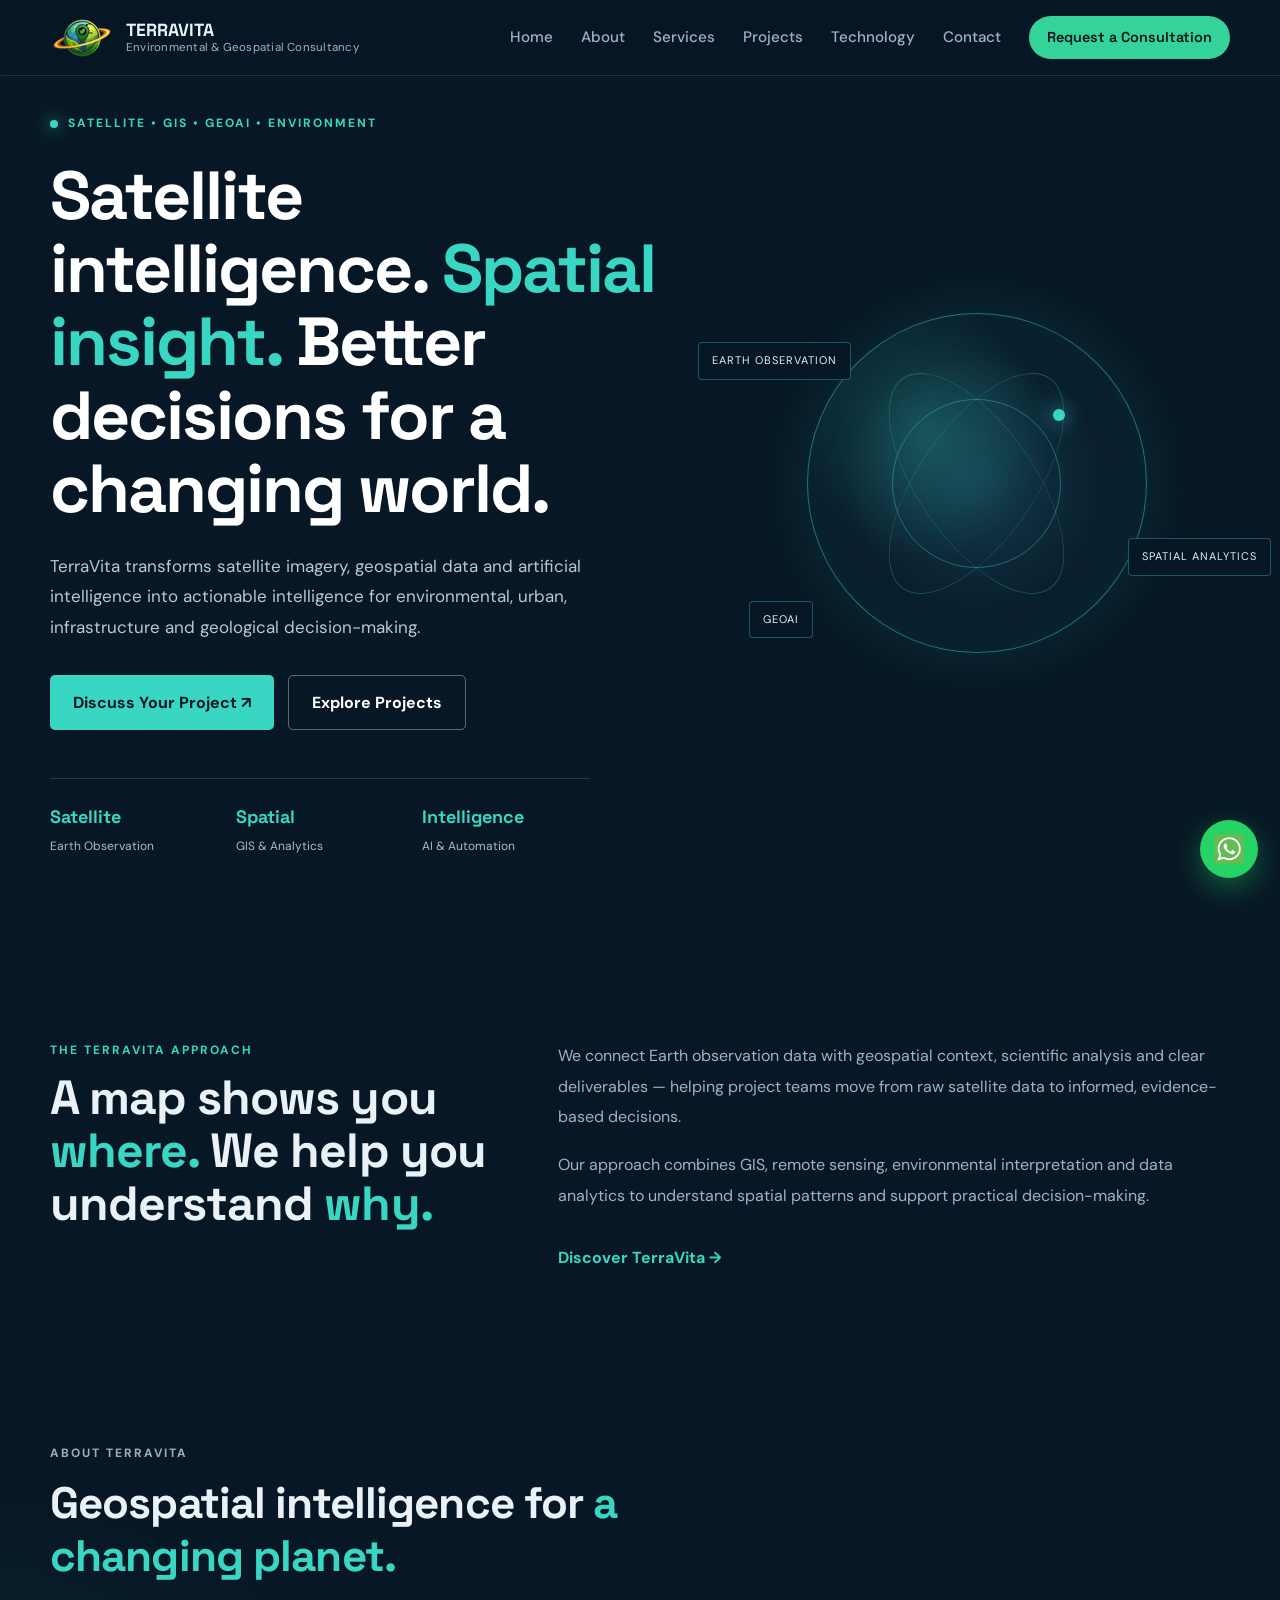
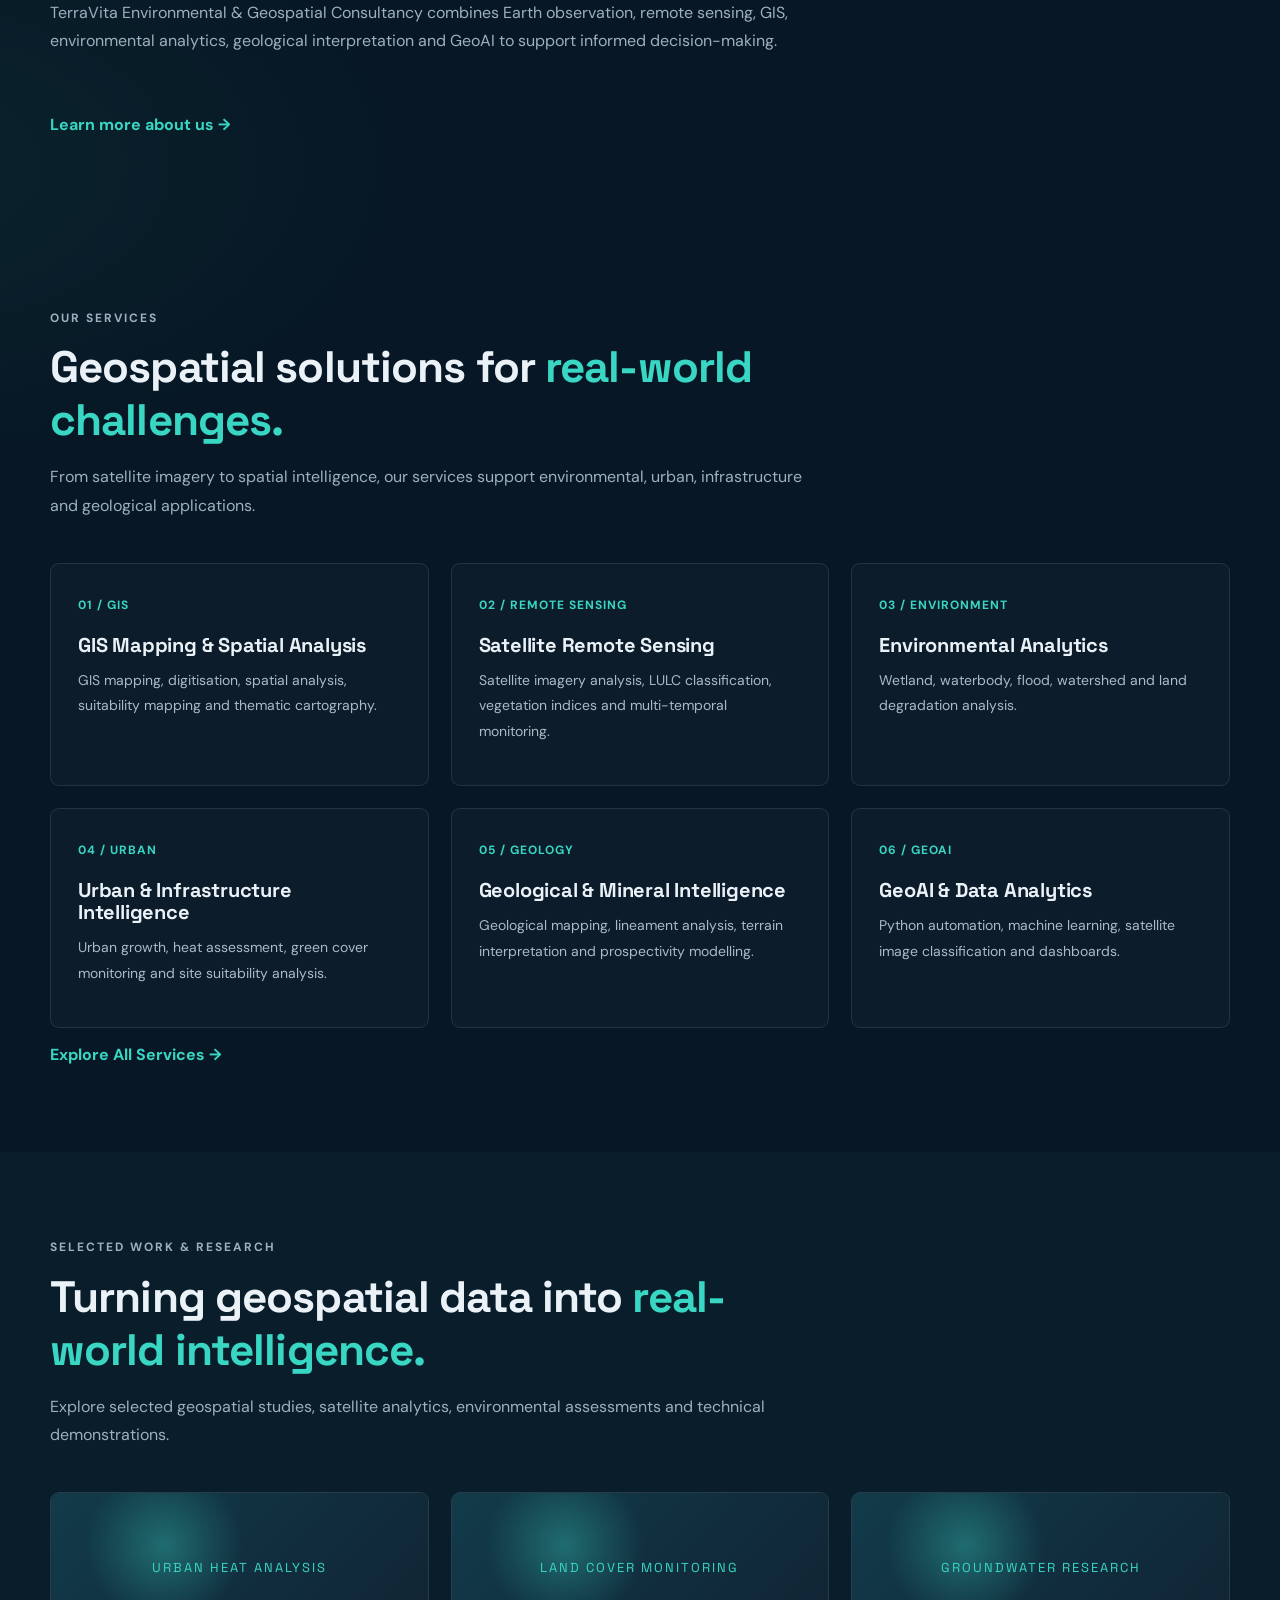
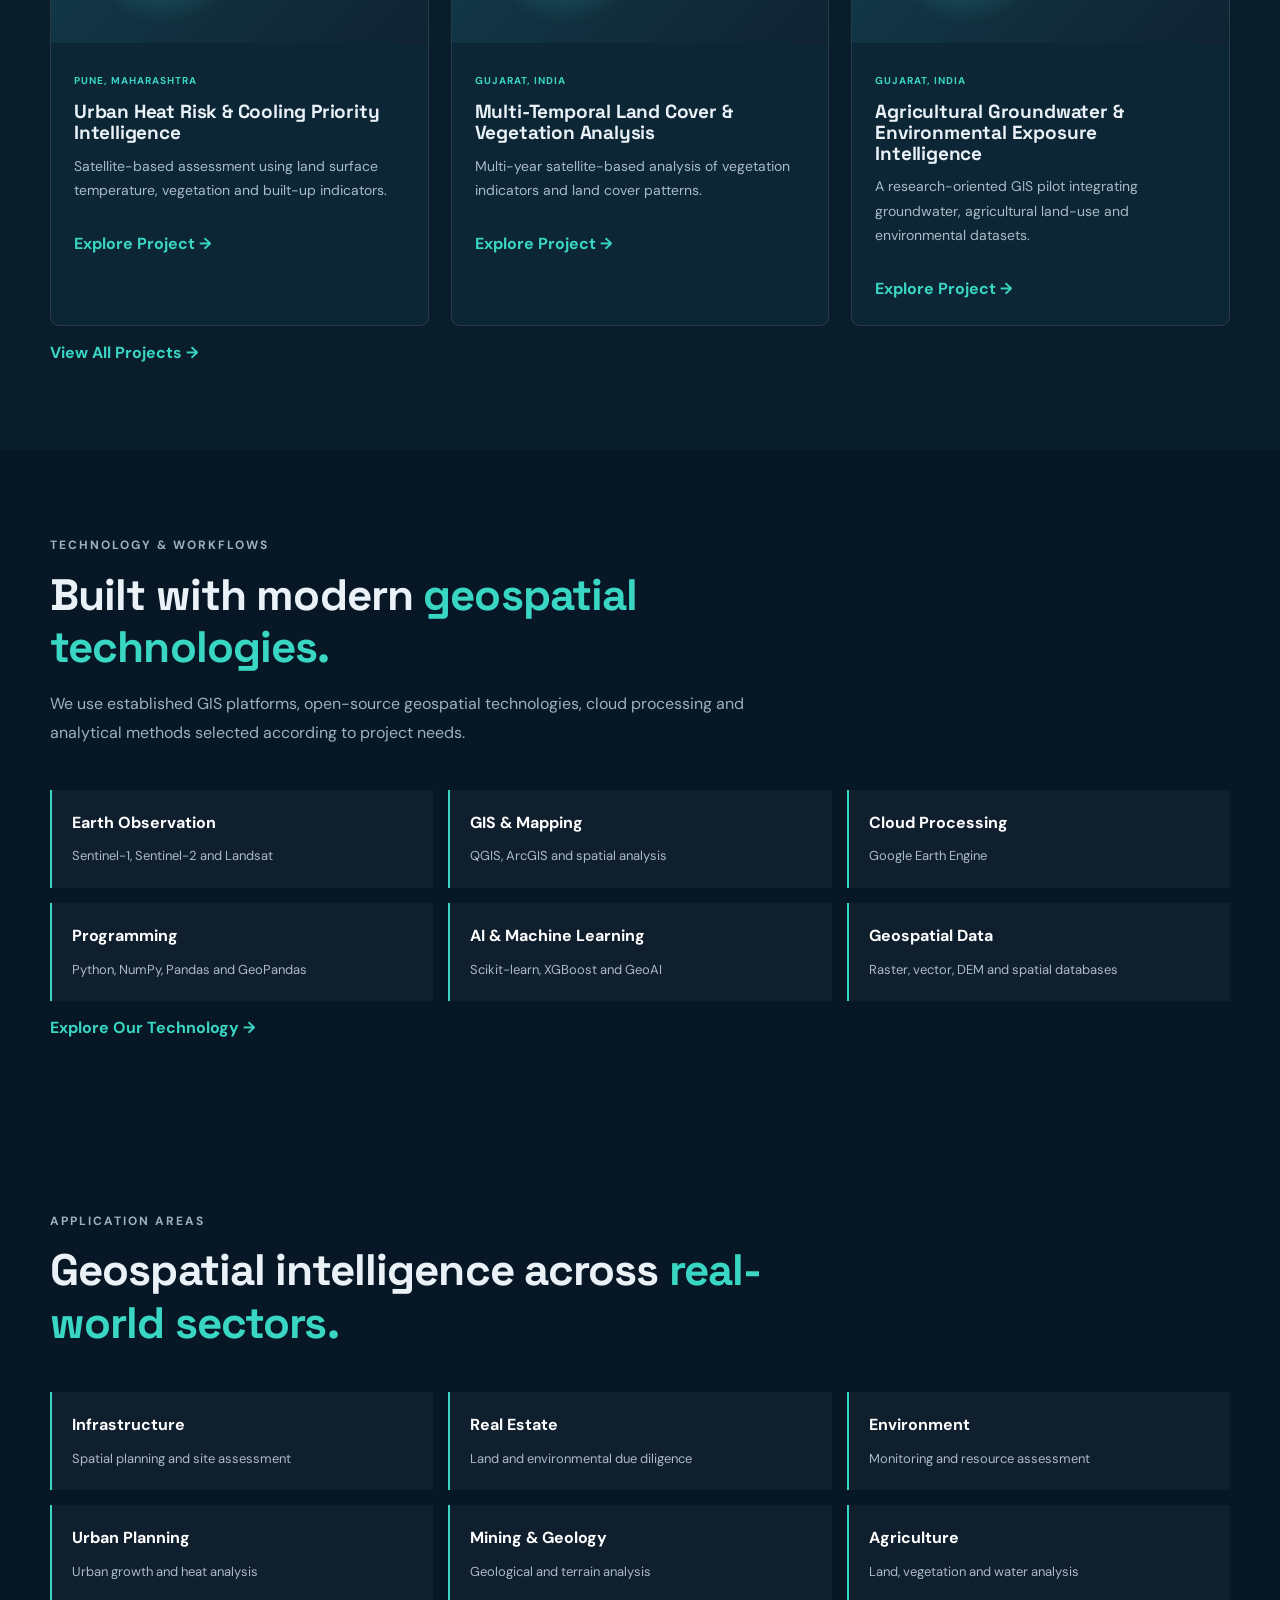
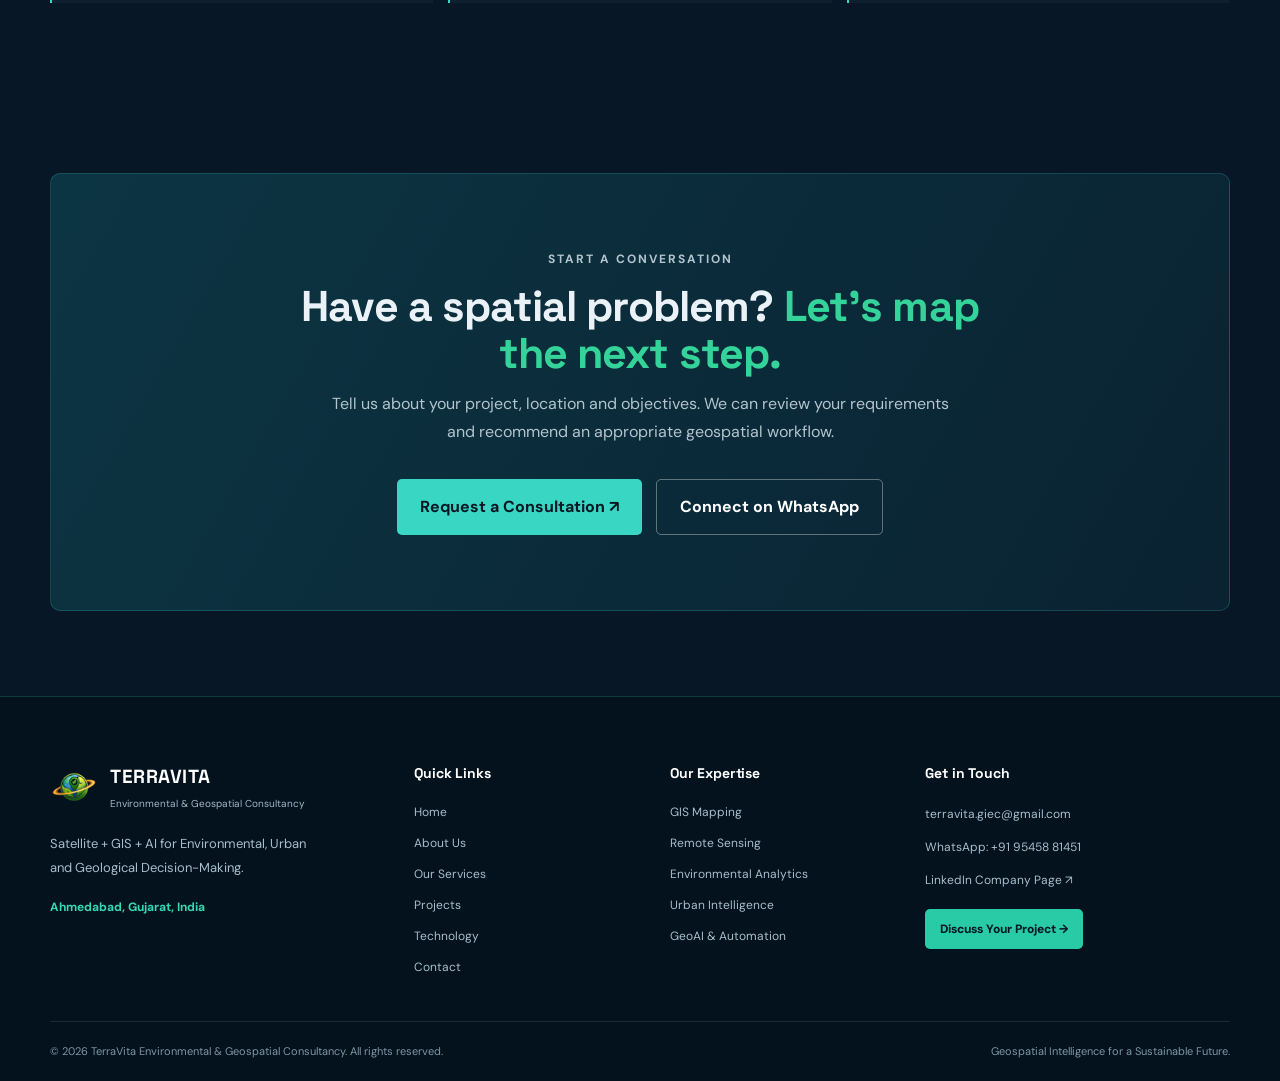
<file: index.html>
<!DOCTYPE html>
<html lang="en">
<head>
  <meta charset="UTF-8">
  <meta name="viewport" content="width=device-width, initial-scale=1.0">

  <title>TerraVita | Environmental & Geospatial Consultancy</title>

  <meta name="description" content="TerraVita provides GIS mapping, satellite remote sensing, environmental analytics, spatial modelling and GeoAI solutions.">

  <meta name="keywords" content="TerraVita, GIS, Remote Sensing, Geospatial Consultancy, Environmental Analytics, GeoAI">

  <meta name="author" content="TerraVita Environmental & Geospatial Consultancy">
  <meta name="theme-color" content="#071725">

  <link rel="canonical" href="https://terravita-giec.github.io/Website/">

  <link rel="preconnect" href="https://fonts.googleapis.com">
  <link rel="preconnect" href="https://fonts.gstatic.com" crossorigin>

  <link href="https://fonts.googleapis.com/css2?family=DM+Sans:wght@400;500;600;700&family=Space+Grotesk:wght@500;600;700&display=swap" rel="stylesheet">

  <link rel="icon" type="image/png" href="images/favicon.png">
  <link rel="stylesheet" href="css/style.css">

  <style>
    /* ======================================
       HOME PAGE STYLES
    ====================================== */

    .home-hero {
      position: relative;
      overflow: hidden;
      padding: 110px 0 100px;
      background: #071725;
      color: #ffffff;
    }

    .home-hero-grid {
      position: absolute;
      inset: 0;
      opacity: .15;
      background-image:
        linear-gradient(rgba(255,255,255,.08) 1px, transparent 1px),
        linear-gradient(90deg, rgba(255,255,255,.08) 1px, transparent 1px);
      background-size: 45px 45px;
      mask-image: linear-gradient(to bottom, black, transparent);
    }

    .home-hero-inner {
      position: relative;
      z-index: 2;
      display: grid;
      grid-template-columns: 1.1fr .9fr;
      align-items: center;
      gap: 55px;
    }

    .home-eyebrow,
    .home-kicker {
      color: #39d6c3;
      font-size: 12px;
      font-weight: 700;
      letter-spacing: 2px;
      text-transform: uppercase;
    }

    .home-eyebrow {
      display: inline-flex;
      align-items: center;
      gap: 10px;
      margin-bottom: 25px;
    }

    .home-eyebrow::before {
      content: "";
      width: 8px;
      height: 8px;
      border-radius: 50%;
      background: #39d6c3;
      box-shadow: 0 0 15px #39d6c3;
    }

    .home-hero h1 {
      max-width: 720px;
      margin: 0 0 25px;
      font-family: "Space Grotesk", sans-serif;
      font-size: clamp(40px, 5.5vw, 68px);
      line-height: 1.08;
      letter-spacing: -2px;
    }

    .home-hero h1 span,
    .home-section-heading span {
      color: #39d6c3;
    }

    .home-hero-text {
      max-width: 610px;
      color: #b8c8d4;
      font-size: 17px;
      line-height: 1.8;
    }

    .home-actions {
      display: flex;
      flex-wrap: wrap;
      gap: 14px;
      margin-top: 32px;
    }

    .home-btn {
      display: inline-flex;
      align-items: center;
      justify-content: center;
      gap: 12px;
      padding: 14px 23px;
      border-radius: 5px;
      text-decoration: none;
      font-weight: 700;
      transition: .25s ease;
    }

    .home-btn-primary {
      background: #39d6c3;
      color: #071725;
    }

    .home-btn-primary:hover {
      background: #ffffff;
      transform: translateY(-3px);
    }

    .home-btn-outline {
      border: 1px solid rgba(255,255,255,.35);
      color: #ffffff;
    }

    .home-btn-outline:hover {
      border-color: #39d6c3;
      color: #39d6c3;
    }

    .home-hero-visual {
      min-height: 370px;
      position: relative;
      display: flex;
      align-items: center;
      justify-content: center;
    }

    .home-globe {
      width: min(340px, 80vw);
      aspect-ratio: 1;
      position: relative;
      border-radius: 50%;
      border: 1px solid rgba(57,214,195,.5);
      background:
        radial-gradient(circle at 35% 35%, rgba(57,214,195,.25), transparent 40%),
        radial-gradient(circle at center, #12394a, #071725 70%);
      box-shadow:
        0 0 60px rgba(57,214,195,.13),
        inset 0 0 50px rgba(57,214,195,.12);
    }

    .home-globe::before,
    .home-globe::after {
      content: "";
      position: absolute;
      inset: 12%;
      border: 1px solid rgba(57,214,195,.3);
      border-radius: 50%;
      transform: rotate(-35deg) scaleX(.45);
    }

    .home-globe::after {
      transform: rotate(35deg) scaleX(.45);
    }

    .home-globe-ring {
      position: absolute;
      inset: 25%;
      border: 1px solid rgba(57,214,195,.4);
      border-radius: 50%;
    }

    .home-globe-dot {
      position: absolute;
      width: 12px;
      height: 12px;
      border-radius: 50%;
      background: #39d6c3;
      box-shadow: 0 0 20px #39d6c3;
      top: 28%;
      right: 24%;
    }

    .home-globe-label {
      position: absolute;
      padding: 9px 13px;
      border: 1px solid rgba(57,214,195,.35);
      border-radius: 4px;
      background: rgba(7,23,37,.9);
      color: #d7f7f1;
      font-size: 11px;
      letter-spacing: 1px;
    }

    .home-label-one {
      top: 12%;
      left: -5%;
    }

    .home-label-two {
      right: -8%;
      bottom: 25%;
    }

    .home-label-three {
      left: 5%;
      bottom: 8%;
    }

    .home-proof {
      display: grid;
      grid-template-columns: repeat(3, 1fr);
      gap: 18px;
      max-width: 540px;
      margin-top: 48px;
      padding-top: 24px;
      border-top: 1px solid rgba(255,255,255,.15);
    }

    .home-proof strong {
      display: block;
      color: #39d6c3;
      font-family: "Space Grotesk", sans-serif;
      font-size: 18px;
    }

    .home-proof span {
      display: block;
      margin-top: 5px;
      color: #aabdc9;
      font-size: 12px;
    }

    .home-section {
      padding: 85px 0;
    }

    .home-section-heading {
      max-width: 760px;
      margin-bottom: 42px;
    }

    .home-section-heading h2 {
      margin: 12px 0 16px;
      font-family: "Space Grotesk", sans-serif;
      font-size: clamp(30px, 4vw, 44px);
      line-height: 1.2;
    }

    .home-section-heading p {
      color: #9eb0bd;
      line-height: 1.8;
    }

    .home-intro-grid {
      display: grid;
      grid-template-columns: .8fr 1.2fr;
      gap: 60px;
      align-items: start;
    }

    .home-intro-copy {
      color: #aabac6;
      line-height: 1.9;
    }

    .home-intro-copy p {
      margin-bottom: 18px;
    }

    .home-text-link {
      display: inline-block;
      margin-top: 14px;
      color: #39d6c3;
      font-weight: 700;
      text-decoration: none;
    }

    .home-text-link:hover {
      color: #ffffff;
    }

    .home-cards {
      display: grid;
      grid-template-columns: repeat(3, 1fr);
      gap: 22px;
    }

    .home-card {
      padding: 27px;
      border: 1px solid rgba(255,255,255,.1);
      border-radius: 9px;
      background: rgba(255,255,255,.025);
      transition: .25s ease;
    }

    .home-card:hover {
      transform: translateY(-5px);
      border-color: rgba(57,214,195,.55);
      background: rgba(57,214,195,.045);
    }

    .home-card-number {
      color: #39d6c3;
      font-size: 12px;
      font-weight: 700;
      letter-spacing: 1px;
    }

    .home-card h3 {
      margin: 18px 0 12px;
      font-family: "Space Grotesk", sans-serif;
      font-size: 20px;
    }

    .home-card p {
      color: #aabac6;
      font-size: 14px;
      line-height: 1.8;
    }

    .home-projects {
      background: #091d2b;
    }

    .home-project-card {
      overflow: hidden;
      border: 1px solid rgba(255,255,255,.1);
      border-radius: 9px;
      background: #0d2636;
    }

    .home-project-visual {
      min-height: 150px;
      display: flex;
      align-items: center;
      justify-content: center;
      background:
        radial-gradient(circle at 30% 35%, rgba(57,214,195,.35), transparent 28%),
        linear-gradient(135deg, #123b4a, #102333);
      color: #39d6c3;
      font-family: "Space Grotesk", sans-serif;
      font-size: 13px;
      letter-spacing: 2px;
    }

    .home-project-content {
      padding: 23px;
    }

    .home-project-content h3 {
      margin: 10px 0;
      font-family: "Space Grotesk", sans-serif;
      font-size: 19px;
    }

    .home-project-content p {
      color: #aabac6;
      font-size: 14px;
      line-height: 1.75;
    }

    .home-project-location {
      color: #39d6c3;
      font-size: 10px;
      font-weight: 700;
      letter-spacing: 1px;
    }

    .home-tech-grid {
      display: grid;
      grid-template-columns: repeat(3, 1fr);
      gap: 15px;
    }

    .home-tech-item {
      padding: 20px;
      border-left: 2px solid #39d6c3;
      background: rgba(255,255,255,.035);
    }

    .home-tech-item strong {
      display: block;
      margin-bottom: 7px;
      color: #ffffff;
    }

    .home-tech-item span {
      color: #aabac6;
      font-size: 13px;
      line-height: 1.7;
    }

    .home-cta {
      padding: 75px 25px;
      text-align: center;
      background: linear-gradient(120deg, #0c3543, #0a2232);
      border: 1px solid rgba(57,214,195,.2);
      border-radius: 10px;
    }

    .home-cta h2 {
      max-width: 700px;
      margin: 12px auto;
      font-family: "Space Grotesk", sans-serif;
      font-size: clamp(30px, 4vw, 43px);
    }

    .home-cta p {
      max-width: 620px;
      margin: 0 auto;
      color: #b3c4ce;
      line-height: 1.8;
    }

    @media (max-width: 900px) {
      .home-hero-inner,
      .home-intro-grid {
        grid-template-columns: 1fr;
      }

      .home-hero-visual {
        min-height: 320px;
      }

      .home-cards,
      .home-tech-grid {
        grid-template-columns: repeat(2, 1fr);
      }
    }

    @media (max-width: 600px) {
      .home-hero {
        padding: 75px 0;
      }

      .home-cards,
      .home-tech-grid {
        grid-template-columns: 1fr;
      }

      .home-proof {
        gap: 10px;
      }

      .home-proof strong {
        font-size: 15px;
      }

      .home-proof span {
        font-size: 10px;
      }

      .home-label-one {
        left: 0;
      }

      .home-label-two {
        right: 0;
      }
    }
  </style>
</head>

<body>

<!-- ======================================
     HEADER / NAVIGATION
====================================== -->


  <header class="site-header">
    <div class="container nav-wrap">

      <a href="index.html" class="brand">
        <img src="images/favicon-64.png" alt="TerraVita Logo">

        <span class="brand-copy">
          <strong>TERRAVITA</strong>
          <small>Environmental & Geospatial Consultancy</small>
        </span>
      </a>

    <button
      class="menu-toggle"
      id="menuToggle"
      aria-label="Open navigation menu"
      aria-expanded="false"
      aria-controls="mainNav"
      type="button"
    >
      <span></span>
      <span></span>
      <span></span>
    </button>

    <nav class="main-nav" id="mainNav" aria-label="Main navigation">
      <a href="index.html">Home</a>
      <a href="about.html">About</a>
      <a href="services.html">Services</a>
      <a href="projects.html">Projects</a>
      <a href="technology.html">Technology</a>
      <a href="contact.html">Contact</a>

      <a class="nav-cta" href="contact.html#contact-form">
        Request a Consultation
      </a>
    </nav>

  </div>
</header>


<main>

<!-- ======================================
     HOME HERO SECTION
====================================== -->

<section class="home-hero" id="home">

  <div class="home-hero-grid"></div>

  <div class="container home-hero-inner">

    <div class="home-hero-content">

      <p class="home-eyebrow">
        SATELLITE • GIS • GEOAI • ENVIRONMENT
      </p>

      <h1>
        Satellite intelligence.
        <span>Spatial insight.</span>
        Better decisions for a changing world.
      </h1>

      <p class="home-hero-text">
        TerraVita transforms satellite imagery, geospatial data
        and artificial intelligence into actionable intelligence
        for environmental, urban, infrastructure and geological
        decision-making.
      </p>

      <div class="home-actions">
        <a href="contact.html#contact-form" class="home-btn home-btn-primary">
          Discuss Your Project ↗
        </a>

        <a href="projects.html" class="home-btn home-btn-outline">
          Explore Projects
        </a>
      </div>

      <div class="home-proof">
        <div>
          <strong>Satellite</strong>
          <span>Earth Observation</span>
        </div>

        <div>
          <strong>Spatial</strong>
          <span>GIS & Analytics</span>
        </div>

        <div>
          <strong>Intelligence</strong>
          <span>AI & Automation</span>
        </div>
      </div>

    </div>

    <div class="home-hero-visual" aria-label="Illustrative geospatial globe">

      <div class="home-globe">
        <div class="home-globe-ring"></div>
        <div class="home-globe-dot"></div>
      </div>

      <span class="home-globe-label home-label-one">EARTH OBSERVATION</span>
      <span class="home-globe-label home-label-two">SPATIAL ANALYTICS</span>
      <span class="home-globe-label home-label-three">GEOAI</span>

    </div>

  </div>

</section>


<!-- ======================================
     TERRAVITA APPROACH
====================================== -->

<section class="home-section">

  <div class="container home-intro-grid">

    <div>
      <p class="home-kicker">THE TERRAVITA APPROACH</p>

      <h2 class="home-section-heading">
        A map shows you <span>where.</span>
        We help you understand <span>why.</span>
      </h2>
    </div>

    <div class="home-intro-copy">
      <p>
        We connect Earth observation data with geospatial context,
        scientific analysis and clear deliverables — helping
        project teams move from raw satellite data to informed,
        evidence-based decisions.
      </p>

      <p>
        Our approach combines GIS, remote sensing, environmental
        interpretation and data analytics to understand spatial
        patterns and support practical decision-making.
      </p>

      <a href="about.html" class="home-text-link">
        Discover TerraVita →
      </a>
    </div>

  </div>

</section>


<!-- ======================================
     ABOUT PREVIEW
====================================== -->

<section class="home-section">

  <div class="container">

    <div class="home-section-heading">
      <p class="home-kicker">ABOUT TERRAVITA</p>

      <h2>
        Geospatial intelligence for
        <span>a changing planet.</span>
      </h2>

      <p>
        TerraVita Environmental & Geospatial Consultancy
        combines Earth observation, remote sensing, GIS,
        environmental analytics, geological interpretation
        and GeoAI to support informed decision-making.
      </p>
    </div>

    <a href="about.html" class="home-text-link">
      Learn more about us →
    </a>

  </div>

</section>


<!-- ======================================
     SERVICES PREVIEW
====================================== -->

<section class="home-section">

  <div class="container">

    <div class="home-section-heading">
      <p class="home-kicker">OUR SERVICES</p>

      <h2>
        Geospatial solutions for
        <span>real-world challenges.</span>
      </h2>

      <p>
        From satellite imagery to spatial intelligence,
        our services support environmental, urban,
        infrastructure and geological applications.
      </p>
    </div>

    <div class="home-cards">

      <article class="home-card">
        <span class="home-card-number">01 / GIS</span>
        <h3>GIS Mapping & Spatial Analysis</h3>
        <p>
          GIS mapping, digitisation, spatial analysis,
          suitability mapping and thematic cartography.
        </p>
      </article>

      <article class="home-card">
        <span class="home-card-number">02 / REMOTE SENSING</span>
        <h3>Satellite Remote Sensing</h3>
        <p>
          Satellite imagery analysis, LULC classification,
          vegetation indices and multi-temporal monitoring.
        </p>
      </article>

      <article class="home-card">
        <span class="home-card-number">03 / ENVIRONMENT</span>
        <h3>Environmental Analytics</h3>
        <p>
          Wetland, waterbody, flood, watershed and
          land degradation analysis.
        </p>
      </article>

      <article class="home-card">
        <span class="home-card-number">04 / URBAN</span>
        <h3>Urban & Infrastructure Intelligence</h3>
        <p>
          Urban growth, heat assessment, green cover
          monitoring and site suitability analysis.
        </p>
      </article>

      <article class="home-card">
        <span class="home-card-number">05 / GEOLOGY</span>
        <h3>Geological & Mineral Intelligence</h3>
        <p>
          Geological mapping, lineament analysis,
          terrain interpretation and prospectivity modelling.
        </p>
      </article>

      <article class="home-card">
        <span class="home-card-number">06 / GEOAI</span>
        <h3>GeoAI & Data Analytics</h3>
        <p>
          Python automation, machine learning,
          satellite image classification and dashboards.
        </p>
      </article>

    </div>

    <a href="services.html" class="home-text-link">
      Explore All Services →
    </a>

  </div>

</section>


<!-- ======================================
     SELECTED PROJECTS PREVIEW
====================================== -->

<section class="home-section home-projects">

  <div class="container">

    <div class="home-section-heading">
      <p class="home-kicker">SELECTED WORK & RESEARCH</p>

      <h2>
        Turning geospatial data into
        <span>real-world intelligence.</span>
      </h2>

      <p>
        Explore selected geospatial studies, satellite analytics,
        environmental assessments and technical demonstrations.
      </p>
    </div>

    <div class="home-cards">

      <article class="home-project-card">
        <div class="home-project-visual">
          URBAN HEAT ANALYSIS
        </div>
        <div class="home-project-content">
          <span class="home-project-location">PUNE, MAHARASHTRA</span>
          <h3>Urban Heat Risk & Cooling Priority Intelligence</h3>
          <p>
            Satellite-based assessment using land surface
            temperature, vegetation and built-up indicators.
          </p>
          <a href="projects.html" class="home-text-link">Explore Project →</a>
        </div>
      </article>

      <article class="home-project-card">
        <div class="home-project-visual">
          LAND COVER MONITORING
        </div>
        <div class="home-project-content">
          <span class="home-project-location">GUJARAT, INDIA</span>
          <h3>Multi-Temporal Land Cover & Vegetation Analysis</h3>
          <p>
            Multi-year satellite-based analysis of vegetation
            indicators and land cover patterns.
          </p>
          <a href="projects.html" class="home-text-link">Explore Project →</a>
        </div>
      </article>

      <article class="home-project-card">
        <div class="home-project-visual">
          GROUNDWATER RESEARCH
        </div>
        <div class="home-project-content">
          <span class="home-project-location">GUJARAT, INDIA</span>
          <h3>Agricultural Groundwater & Environmental Exposure Intelligence</h3>
          <p>
            A research-oriented GIS pilot integrating groundwater,
            agricultural land-use and environmental datasets.
          </p>
          <a href="projects.html" class="home-text-link">Explore Project →</a>
        </div>
      </article>

    </div>

    <a href="projects.html" class="home-text-link">
      View All Projects →
    </a>

  </div>

</section>


<!-- ======================================
     TECHNOLOGY PREVIEW
====================================== -->

<section class="home-section">

  <div class="container">

    <div class="home-section-heading">
      <p class="home-kicker">TECHNOLOGY & WORKFLOWS</p>

      <h2>
        Built with modern
        <span>geospatial technologies.</span>
      </h2>

      <p>
        We use established GIS platforms, open-source
        geospatial technologies, cloud processing and
        analytical methods selected according to project needs.
      </p>
    </div>

    <div class="home-tech-grid">

      <div class="home-tech-item">
        <strong>Earth Observation</strong>
        <span>Sentinel-1, Sentinel-2 and Landsat</span>
      </div>

      <div class="home-tech-item">
        <strong>GIS & Mapping</strong>
        <span>QGIS, ArcGIS and spatial analysis</span>
      </div>

      <div class="home-tech-item">
        <strong>Cloud Processing</strong>
        <span>Google Earth Engine</span>
      </div>

      <div class="home-tech-item">
        <strong>Programming</strong>
        <span>Python, NumPy, Pandas and GeoPandas</span>
      </div>

      <div class="home-tech-item">
        <strong>AI & Machine Learning</strong>
        <span>Scikit-learn, XGBoost and GeoAI</span>
      </div>

      <div class="home-tech-item">
        <strong>Geospatial Data</strong>
        <span>Raster, vector, DEM and spatial databases</span>
      </div>

    </div>

    <a href="technology.html" class="home-text-link">
      Explore Our Technology →
    </a>

  </div>

</section>


<!-- ======================================
     APPLICATION AREAS
====================================== -->

<section class="home-section">

  <div class="container">

    <div class="home-section-heading">
      <p class="home-kicker">APPLICATION AREAS</p>

      <h2>
        Geospatial intelligence across
        <span>real-world sectors.</span>
      </h2>
    </div>

    <div class="home-tech-grid">

      <div class="home-tech-item">
        <strong>Infrastructure</strong>
        <span>Spatial planning and site assessment</span>
      </div>

      <div class="home-tech-item">
        <strong>Real Estate</strong>
        <span>Land and environmental due diligence</span>
      </div>

      <div class="home-tech-item">
        <strong>Environment</strong>
        <span>Monitoring and resource assessment</span>
      </div>

      <div class="home-tech-item">
        <strong>Urban Planning</strong>
        <span>Urban growth and heat analysis</span>
      </div>

      <div class="home-tech-item">
        <strong>Mining & Geology</strong>
        <span>Geological and terrain analysis</span>
      </div>

      <div class="home-tech-item">
        <strong>Agriculture</strong>
        <span>Land, vegetation and water analysis</span>
      </div>

    </div>

  </div>

</section>


<!-- ======================================
     CONTACT CTA
====================================== -->

<section class="home-section">

  <div class="container">

    <div class="home-cta">

      <p class="home-kicker">START A CONVERSATION</p>

      <h2>
        Have a spatial problem?
        <span>Let's map the next step.</span>
      </h2>

      <p>
        Tell us about your project, location and objectives.
        We can review your requirements and recommend an
        appropriate geospatial workflow.
      </p>

      <div class="home-actions" style="justify-content:center;">
        <a href="contact.html#contact-form" class="home-btn home-btn-primary">
          Request a Consultation ↗
        </a>

        <a href="https://wa.me/919545881451"
           target="_blank"
           rel="noopener noreferrer"
           class="home-btn home-btn-outline">
          Connect on WhatsApp
        </a>
      </div>

    </div>

  </div>

</section>

</main>


<!-- ======================================
     FOOTER
====================================== -->

<footer class="tv-footer">

  <div class="container">

    <div class="tv-footer-grid">

      <!-- BRAND -->
      <div class="tv-footer-brand">

        <a href="index.html" class="tv-footer-logo">
          <img src="images/favicon-64.png" alt="TerraVita logo">
          <span>
            <strong>TERRAVITA</strong>
            <small>Environmental & Geospatial Consultancy</small>
          </span>
        </a>

        <p>
          Satellite + GIS + AI for Environmental, Urban
          and Geological Decision-Making.
        </p>

        <span class="tv-footer-location">
          Ahmedabad, Gujarat, India
        </span>

      </div>

      <!-- QUICK LINKS -->
      <div class="tv-footer-column">
        <h3>Quick Links</h3>
        <a href="index.html#home">Home</a>
        <a href="about.html#about">About Us</a>
        <a href="services.html#services">Our Services</a>
        <a href="projects.html">Projects</a>
        <a href="technology.html#technology">Technology</a>
        <a href="contact.html#consultation">Contact</a>
      </div>

      <!-- SERVICES -->
      <div class="tv-footer-column">
        <h3>Our Expertise</h3>
        <a href="services.html#services">GIS Mapping</a>
        <a href="services.html#services">Remote Sensing</a>
        <a href="services.html#services">Environmental Analytics</a>
        <a href="services.html#services">Urban Intelligence</a>
        <a href="services.html#services">GeoAI & Automation</a>
      </div>

      <!-- CONTACT -->
      <div class="tv-footer-column tv-footer-contact">
        <h3>Get in Touch</h3>

        <a href="mailto:terravita.giec@gmail.com">
          terravita.giec@gmail.com
        </a>

        <a href="https://wa.me/919545881451"
           target="_blank" rel="noopener noreferrer">
          WhatsApp: +91 95458 81451
        </a>

        <a href="https://www.linkedin.com/company/terravita-environmental-and-geospatial-consultant/"
           target="_blank" rel="noopener noreferrer">
          LinkedIn Company Page ↗
        </a>

        <a href="index.html#consultation"
           class="tv-footer-button">
          Discuss Your Project →
        </a>

      </div>

    </div>

    <div class="tv-footer-bottom">
      <p>
        © 2026 TerraVita Environmental & Geospatial Consultancy.
        All rights reserved.
      </p>

      <p>Geospatial Intelligence for a Sustainable Future.</p>
    </div>

  </div>

</footer>


      
<!-- <a class="whatsapp" href="https://wa.me/919545881451" target="_blank">WA</a> -->
  <a
  class="whatsapp"
  href="https://wa.me/919545881451"
  target="_blank"
  rel="noopener noreferrer"
  aria-label="Chat with TerraVita on WhatsApp"
>
  <img src="images/whatsapp-logo.png" alt="WhatsApp">
</a>
<script src="js/script.js"></script>
</body></html>
</file>
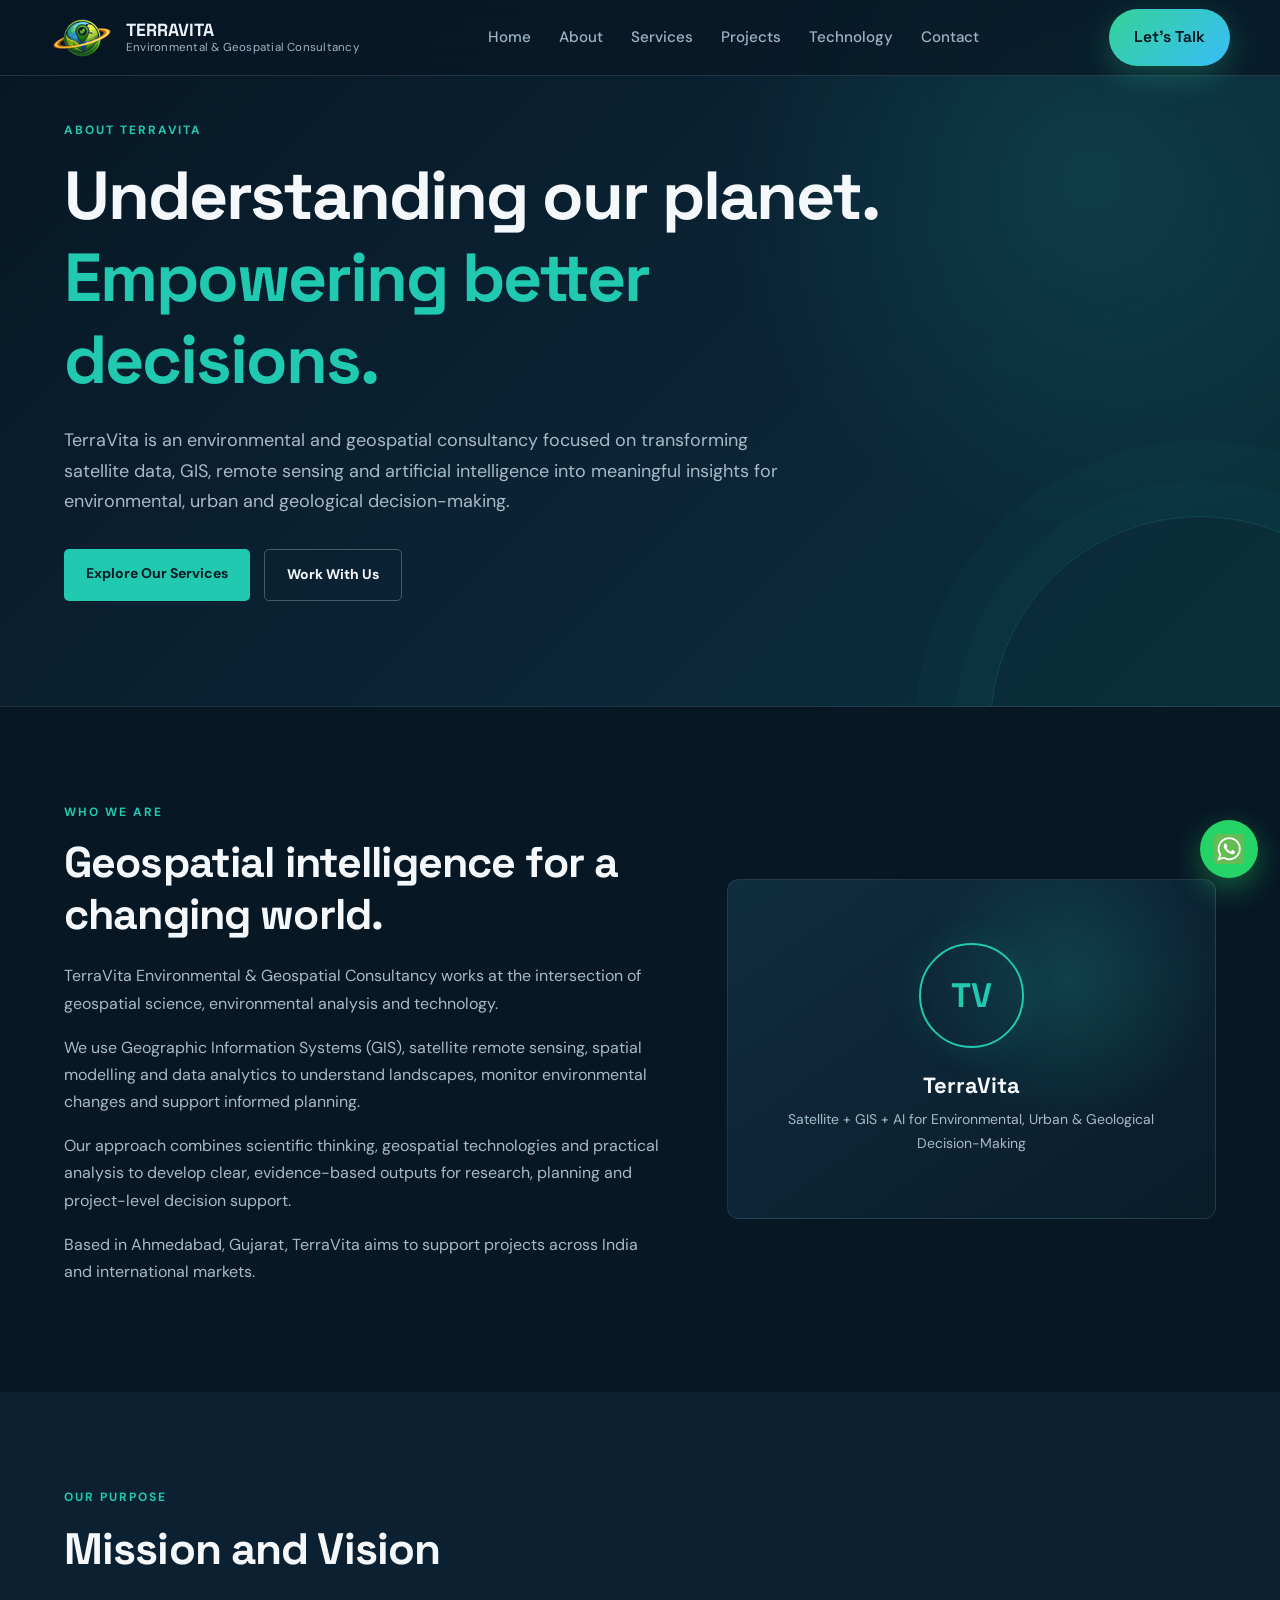
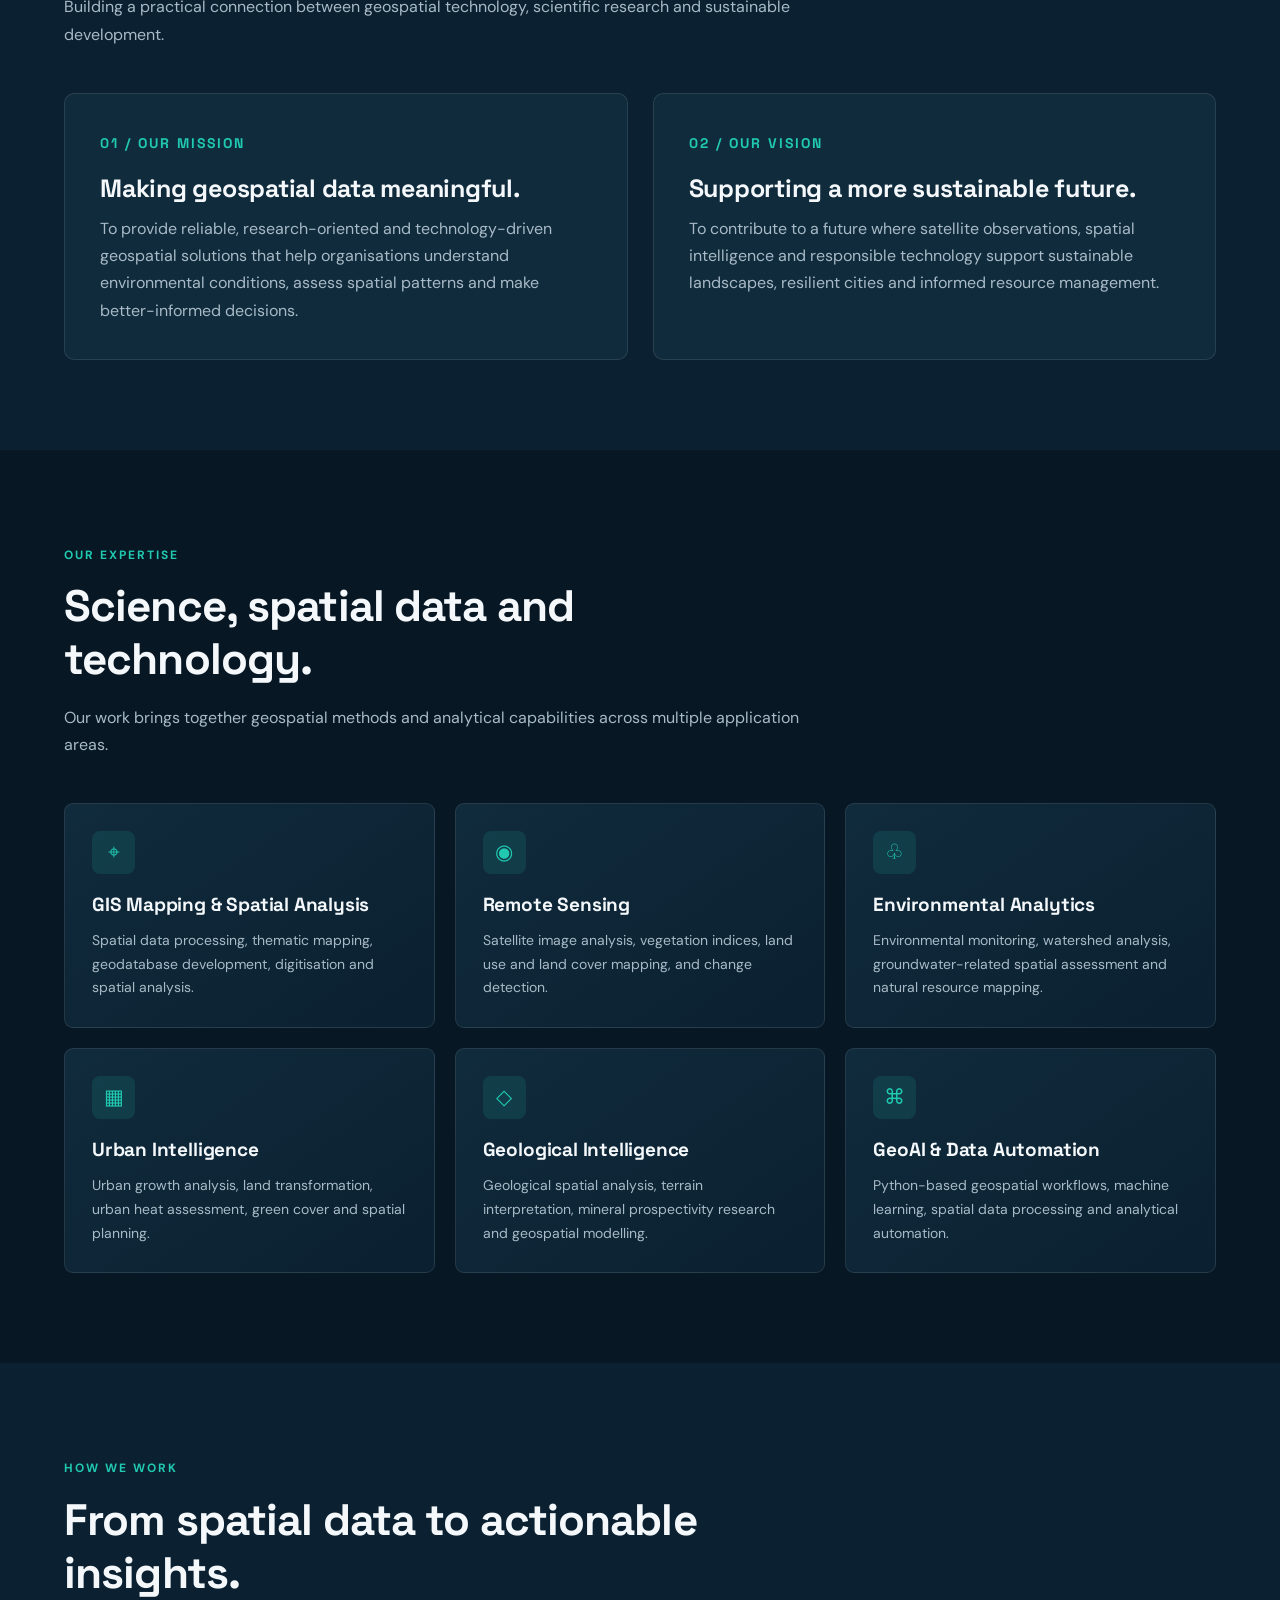
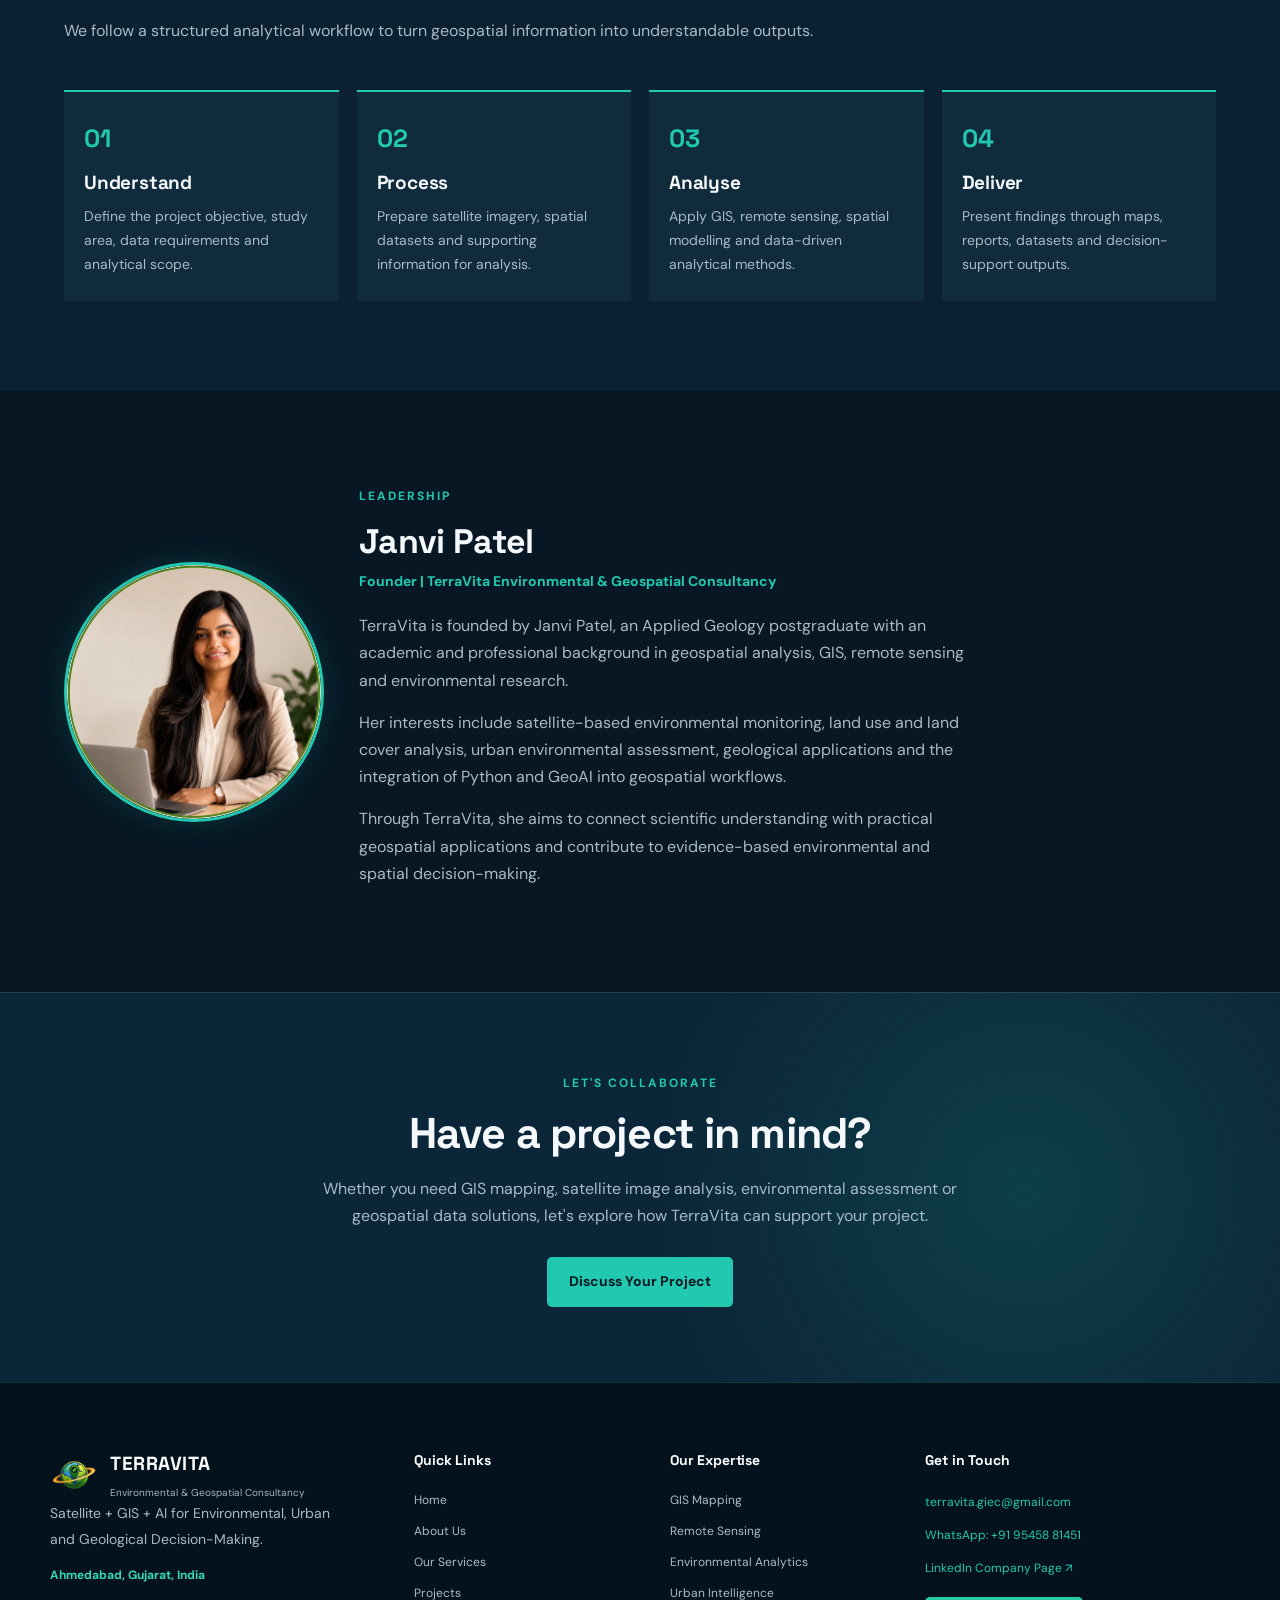
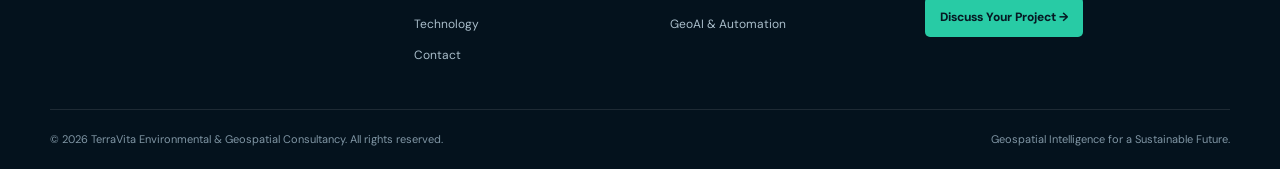
<file: about.html>
<!DOCTYPE html>
<html lang="en">
<head>
  <meta charset="UTF-8">
  <meta name="viewport" content="width=device-width, initial-scale=1.0">

  <meta name="theme-color" content="#071724">
  <meta name="description" content="Learn about TerraVita Environmental & Geospatial Consultancy, our mission, expertise and approach to GIS, remote sensing, environmental analytics and GeoAI.">

  <title>About Us | TerraVita Geospatial Consultancy</title>

  <link rel="icon" type="image/png" href="images/favicon.png">
  <link rel="stylesheet" href="css/style.css">

  <link rel="preconnect" href="https://fonts.googleapis.com">
  <link rel="preconnect" href="https://fonts.gstatic.com" crossorigin>
  <link href="https://fonts.googleapis.com/css2?family=DM+Sans:wght@400;500;600;700&family=Space+Grotesk:wght@400;500;600;700&display=swap" rel="stylesheet">

  <style>
    /* ======================================
       TERRAVITA ABOUT PAGE
       ====================================== */

    :root {
      --tv-bg: #071724;
      --tv-bg-light: #0b2030;
      --tv-card: #102b3c;
      --tv-teal: #20c9b0;
      --tv-teal-light: #65e3ce;
      --tv-white: #f4f8fb;
      --tv-muted: #a8bac7;
      --tv-border: rgba(255,255,255,0.10);
    }

    * {
      box-sizing: border-box;
    }

    html {
      scroll-behavior: smooth;
    }

    body.tv-about-page {
      margin: 0;
      background: var(--tv-bg);
      color: var(--tv-white);
      font-family: 'DM Sans', sans-serif;
      line-height: 1.7;
    }

    .tv-about-page h1,
    .tv-about-page h2,
    .tv-about-page h3,
    .tv-about-page h4 {
      font-family: 'Space Grotesk', sans-serif;
      line-height: 1.2;
    }

    .tv-container {
      width: min(1160px, 90%);
      margin: 0 auto;
    }

    .tv-section {
      padding: 90px 0;
    }

    .tv-eyebrow {
      display: inline-block;
      color: var(--tv-teal);
      font-size: 12px;
      font-weight: 700;
      letter-spacing: 2px;
      text-transform: uppercase;
      margin-bottom: 15px;
    }

    .tv-section-heading {
      max-width: 760px;
      margin-bottom: 45px;
    }

    .tv-section-heading h2 {
      font-size: clamp(30px, 4vw, 44px);
      margin: 0 0 18px;
    }

    .tv-section-heading p {
      color: var(--tv-muted);
      font-size: 16px;
      margin: 0;
    }

    /* NAVIGATION */

    .tv-about-nav {
      position: sticky;
      top: 0;
      z-index: 1000;
      background: rgba(7,23,36,0.94);
      backdrop-filter: blur(14px);
      border-bottom: 1px solid var(--tv-border);
    }

    .tv-nav-inner {
      width: min(1200px, 92%);
      min-height: 78px;
      margin: auto;
      display: flex;
      align-items: center;
      justify-content: space-between;
      gap: 25px;
    }

    .tv-brand {
      color: var(--tv-white);
      text-decoration: none;
      font-family: 'Space Grotesk', sans-serif;
      font-size: 23px;
      font-weight: 700;
      letter-spacing: 1px;
    }

    .tv-brand span {
      color: var(--tv-teal);
    }

    .tv-nav-links {
      display: flex;
      align-items: center;
      gap: 25px;
    }

    .tv-nav-links a {
      color: var(--tv-muted);
      text-decoration: none;
      font-size: 13px;
      font-weight: 600;
      transition: 0.3s;
    }

    .tv-nav-links a:hover,
    .tv-nav-links a.active {
      color: var(--tv-teal);
    }

    .tv-nav-links .tv-nav-contact {
      color: var(--tv-bg);
      background: var(--tv-teal);
      padding: 11px 18px;
      border-radius: 5px;
    }

    .tv-nav-links .tv-nav-contact:hover {
      color: var(--tv-bg);
      background: var(--tv-teal-light);
    }

    /* HERO */

    .tv-about-hero {
      position: relative;
      overflow: hidden;
      padding: 115px 0 105px;
      background:
        radial-gradient(circle at 85% 25%, rgba(32,201,176,0.14), transparent 30%),
        linear-gradient(135deg, #071724 0%, #0b2638 65%, #0a303a 100%);
      border-bottom: 1px solid var(--tv-border);
    }

    .tv-about-hero::after {
      content: "";
      position: absolute;
      width: 420px;
      height: 420px;
      right: -130px;
      bottom: -230px;
      border: 1px solid rgba(32,201,176,0.18);
      border-radius: 50%;
      box-shadow:
        0 0 0 35px rgba(32,201,176,0.025),
        0 0 0 75px rgba(32,201,176,0.025);
    }

    .tv-hero-content {
      position: relative;
      z-index: 1;
      max-width: 850px;
    }

    .tv-about-hero h1 {
      font-size: clamp(42px, 6vw, 68px);
      letter-spacing: -2px;
      margin: 0 0 25px;
    }

    .tv-about-hero h1 span {
      color: var(--tv-teal);
    }

    .tv-about-hero p {
      max-width: 720px;
      color: var(--tv-muted);
      font-size: 18px;
      margin: 0 0 32px;
    }

    .tv-hero-actions {
      display: flex;
      flex-wrap: wrap;
      gap: 14px;
    }

    .tv-btn {
      display: inline-block;
      padding: 13px 22px;
      border-radius: 5px;
      font-size: 14px;
      font-weight: 700;
      text-decoration: none;
      transition: 0.3s;
    }

    .tv-btn-primary {
      background: var(--tv-teal);
      color: #061923;
    }

    .tv-btn-primary:hover {
      background: var(--tv-teal-light);
      transform: translateY(-2px);
    }

    .tv-btn-outline {
      border: 1px solid rgba(255,255,255,0.25);
      color: var(--tv-white);
    }

    .tv-btn-outline:hover {
      border-color: var(--tv-teal);
      color: var(--tv-teal);
    }

    /* WHO WE ARE */

    .tv-who-grid {
      display: grid;
      grid-template-columns: 1.1fr 0.9fr;
      gap: 65px;
      align-items: center;
    }

    .tv-who-content h2 {
      font-size: clamp(30px, 4vw, 43px);
      margin: 0 0 22px;
    }

    .tv-who-content p {
      color: var(--tv-muted);
      margin: 0 0 17px;
    }

    .tv-who-visual {
      min-height: 340px;
      border: 1px solid var(--tv-border);
      border-radius: 12px;
      padding: 35px;
      background:
        radial-gradient(circle at 70% 30%, rgba(32,201,176,0.17), transparent 35%),
        linear-gradient(145deg, #102d40, #091c2a);
      display: flex;
      flex-direction: column;
      justify-content: center;
      align-items: center;
      text-align: center;
    }

    .tv-visual-mark {
      width: 105px;
      height: 105px;
      border: 2px solid var(--tv-teal);
      border-radius: 50%;
      display: flex;
      align-items: center;
      justify-content: center;
      color: var(--tv-teal);
      font-family: 'Space Grotesk', sans-serif;
      font-size: 34px;
      font-weight: 700;
      margin-bottom: 24px;
      box-shadow: 0 0 35px rgba(32,201,176,0.12);
    }

    .tv-who-visual h3 {
      font-size: 22px;
      margin: 0 0 10px;
    }

    .tv-who-visual p {
      color: var(--tv-muted);
      font-size: 14px;
      margin: 0;
    }

    /* MISSION AND VISION */

    .tv-mission-section {
      background: var(--tv-bg-light);
    }

    .tv-mission-grid {
      display: grid;
      grid-template-columns: repeat(2, 1fr);
      gap: 25px;
    }

    .tv-mission-card {
      padding: 35px;
      border: 1px solid var(--tv-border);
      border-radius: 10px;
      background: var(--tv-card);
      transition: 0.3s;
    }

    .tv-mission-card:hover {
      border-color: rgba(32,201,176,0.55);
      transform: translateY(-4px);
    }

    .tv-card-number {
      color: var(--tv-teal);
      font-family: 'Space Grotesk', sans-serif;
      font-size: 14px;
      font-weight: 700;
      letter-spacing: 2px;
    }

    .tv-mission-card h3 {
      font-size: 25px;
      margin: 17px 0 12px;
    }

    .tv-mission-card p {
      color: var(--tv-muted);
      margin: 0;
    }

    /* EXPERTISE */

    .tv-expertise-grid {
      display: grid;
      grid-template-columns: repeat(3, 1fr);
      gap: 20px;
    }

    .tv-expertise-card {
      padding: 27px;
      min-height: 220px;
      border: 1px solid var(--tv-border);
      border-radius: 9px;
      background: linear-gradient(145deg, #102b3c, #0b2030);
      transition: 0.3s;
    }

    .tv-expertise-card:hover {
      border-color: var(--tv-teal);
      transform: translateY(-4px);
    }

    .tv-expertise-icon {
      width: 43px;
      height: 43px;
      border-radius: 8px;
      background: rgba(32,201,176,0.12);
      color: var(--tv-teal);
      display: flex;
      align-items: center;
      justify-content: center;
      font-size: 21px;
      margin-bottom: 20px;
    }

    .tv-expertise-card h3 {
      font-size: 19px;
      margin: 0 0 12px;
    }

    .tv-expertise-card p {
      color: var(--tv-muted);
      font-size: 14px;
      margin: 0;
    }

    /* APPROACH */

    .tv-approach-section {
      background: var(--tv-bg-light);
    }

    .tv-approach-grid {
      display: grid;
      grid-template-columns: repeat(4, 1fr);
      gap: 18px;
    }

    .tv-approach-step {
      padding: 25px 20px;
      border-top: 2px solid var(--tv-teal);
      background: var(--tv-card);
    }

    .tv-approach-step span {
      color: var(--tv-teal);
      font-family: 'Space Grotesk', sans-serif;
      font-size: 25px;
      font-weight: 700;
    }

    .tv-approach-step h3 {
      font-size: 19px;
      margin: 13px 0 10px;
    }

    .tv-approach-step p {
      color: var(--tv-muted);
      font-size: 14px;
      margin: 0;
    }

    /* FOUNDER */

    .tv-founder-grid {
      display: grid;
      grid-template-columns: 250px 1fr;
      gap: 45px;
      align-items: center;
      max-width: 900px;
    }

    .tv-founder-mark {
      height: 250px;
      border-radius: 10px;
      border: 1px solid rgba(32,201,176,0.35);
      background: linear-gradient(145deg, #12394a, #0a1d2b);
      display: flex;
      align-items: center;
      justify-content: center;
      color: var(--tv-teal);
      font-family: 'Space Grotesk', sans-serif;
      font-size: 66px;
      font-weight: 700;
    }

    .tv-founder-content h2 {
      font-size: 34px;
      margin: 0 0 8px;
    }

    .tv-founder-role {
      color: var(--tv-teal);
      font-weight: 700;
      font-size: 14px;
      margin-bottom: 18px;
    }

    .tv-founder-content p {
      color: var(--tv-muted);
      margin: 0 0 15px;
    }
 /* CIRCULAR FOUNDER PHOTO */

.tv-founder-photo {
  width: 260px;
  height: 260px;
  border-radius: 50%;
  overflow: hidden;
  border: 3px solid #20c9b0;
  background: #102b3c;
  margin: 0 auto;
  box-shadow: 0 0 30px rgba(32, 201, 176, 0.15);
}

.tv-founder-photo img {
  width: 100%;
  height: 100%;
  object-fit: cover;
  object-position: center top;
  display: block;
}
    /* CTA */

    .tv-about-cta {
      padding: 75px 0;
      background:
        radial-gradient(circle at 80% 50%, rgba(32,201,176,0.15), transparent 35%),
        #0b2638;
      border-top: 1px solid var(--tv-border);
      text-align: center;
    }

    .tv-about-cta h2 {
      font-size: clamp(30px, 4vw, 43px);
      margin: 0 0 15px;
    }

    .tv-about-cta p {
      color: var(--tv-muted);
      max-width: 650px;
      margin: 0 auto 28px;
    }

    /* FOOTER */

    .tv-about-footer {
      padding: 45px 0 22px;
      background: #05121c;
      border-top: 1px solid var(--tv-border);
    }

    .tv-footer-main {
      display: flex;
      justify-content: space-between;
      gap: 35px;
      padding-bottom: 30px;
    }

    .tv-footer-brand {
      max-width: 390px;
    }

    .tv-footer-brand h3 {
      font-size: 22px;
      margin: 0 0 12px;
    }

    .tv-footer-brand h3 span {
      color: var(--tv-teal);
    }

    .tv-footer-brand p,
    .tv-footer-contact p {
      color: var(--tv-muted);
      font-size: 14px;
      margin: 0 0 8px;
    }

    .tv-footer-contact a {
      color: var(--tv-teal);
      text-decoration: none;
    }

    .tv-footer-bottom {
      padding-top: 20px;
      border-top: 1px solid var(--tv-border);
      color: #7f94a3;
      font-size: 12px;
      display: flex;
      justify-content: space-between;
      gap: 15px;
    }

    /* RESPONSIVE */

    @media (max-width: 900px) {
      .tv-nav-inner {
        flex-direction: column;
        padding: 17px 0;
      }

      .tv-nav-links {
        justify-content: center;
        flex-wrap: wrap;
        gap: 15px;
      }

      .tv-who-grid {
        grid-template-columns: 1fr;
        gap: 35px;
      }

      .tv-expertise-grid {
        grid-template-columns: repeat(2, 1fr);
      }

      .tv-approach-grid {
        grid-template-columns: repeat(2, 1fr);
      }
    }

    @media (max-width: 600px) {
      .tv-section {
        padding: 65px 0;
      }

      .tv-about-hero {
        padding: 80px 0;
      }

      .tv-about-hero h1 {
        letter-spacing: -1px;
      }

      .tv-nav-links {
        gap: 11px;
      }

      .tv-nav-links a {
        font-size: 11px;
      }

      .tv-mission-grid,
      .tv-expertise-grid,
      .tv-approach-grid {
        grid-template-columns: 1fr;
      }

      .tv-founder-grid {
        grid-template-columns: 1fr;
        gap: 25px;
      }

      .tv-founder-mark {
        height: 190px;
      }

      .tv-footer-main,
      .tv-footer-bottom {
        flex-direction: column;
      }
    }
  </style>
</head>

<body class="tv-about-page">

  <!-- ======================================
       NAVIGATION
       ====================================== -->
 <header class="site-header">
    <div class="container nav-wrap">

      <a href="index.html" class="brand">
        <img src="images/favicon-64.png" alt="TerraVita Logo">

        <span class="brand-copy">
          <strong>TERRAVITA</strong>
          <small>Environmental & Geospatial Consultancy</small>
        </span>
      </a>

      <nav class="main-nav">
        <a href="index.html">Home</a>
        <a href="about.html">About</a>
        <a href="services.html">Services</a>
        <a href="projects.html" aria-current="page">Projects</a>
        <a href="technology.html">Technology</a>
        <a href="contact.html">Contact</a>
      </nav>

      <a href="contact.html" class="btn btn-primary">
        Let's Talk
      </a>

    </div>
  </header>

  <main>


  <!-- ======================================
       ABOUT HERO
       ====================================== -->

  <section class="tv-about-hero">
    <div class="tv-container">

      <div class="tv-hero-content">

        <span class="tv-eyebrow">
          ABOUT TERRAVITA
        </span>

        <h1>
          Understanding our planet.
          <span>Empowering better decisions.</span>
        </h1>

        <p>
          TerraVita is an environmental and geospatial consultancy
          focused on transforming satellite data, GIS, remote sensing
          and artificial intelligence into meaningful insights for
          environmental, urban and geological decision-making.
        </p>

        <div class="tv-hero-actions">
          <a href="services.html" class="tv-btn tv-btn-primary">
            Explore Our Services
          </a>

          <a href="contact.html" class="tv-btn tv-btn-outline">
            Work With Us
          </a>
        </div>

      </div>

    </div>
  </section>


  <!-- ======================================
       WHO WE ARE
       ====================================== -->

  <section class="tv-section">
    <div class="tv-container">

      <div class="tv-who-grid">

        <div class="tv-who-content">

          <span class="tv-eyebrow">
            WHO WE ARE
          </span>

          <h2>
            Geospatial intelligence for a changing world.
          </h2>

          <p>
            TerraVita Environmental & Geospatial Consultancy works
            at the intersection of geospatial science, environmental
            analysis and technology.
          </p>

          <p>
            We use Geographic Information Systems (GIS), satellite
            remote sensing, spatial modelling and data analytics to
            understand landscapes, monitor environmental changes and
            support informed planning.
          </p>

          <p>
            Our approach combines scientific thinking, geospatial
            technologies and practical analysis to develop clear,
            evidence-based outputs for research, planning and
            project-level decision support.
          </p>

          <p>
            Based in Ahmedabad, Gujarat, TerraVita aims to support
            projects across India and international markets.
          </p>

        </div>

        <div class="tv-who-visual">

          <div class="tv-visual-mark">TV</div>

          <h3>TerraVita</h3>

          <p>
            Satellite + GIS + AI for Environmental,
            Urban & Geological Decision-Making
          </p>

        </div>

      </div>

    </div>
  </section>


  <!-- ======================================
       MISSION & VISION
       ====================================== -->

  <section class="tv-section tv-mission-section">
    <div class="tv-container">

      <div class="tv-section-heading">

        <span class="tv-eyebrow">
          OUR PURPOSE
        </span>

        <h2>
          Mission and Vision
        </h2>

        <p>
          Building a practical connection between geospatial
          technology, scientific research and sustainable development.
        </p>

      </div>

      <div class="tv-mission-grid">

        <div class="tv-mission-card">

          <span class="tv-card-number">01 / OUR MISSION</span>

          <h3>Making geospatial data meaningful.</h3>

          <p>
            To provide reliable, research-oriented and technology-driven
            geospatial solutions that help organisations understand
            environmental conditions, assess spatial patterns and
            make better-informed decisions.
          </p>

        </div>

        <div class="tv-mission-card">

          <span class="tv-card-number">02 / OUR VISION</span>

          <h3>Supporting a more sustainable future.</h3>

          <p>
            To contribute to a future where satellite observations,
            spatial intelligence and responsible technology support
            sustainable landscapes, resilient cities and informed
            resource management.
          </p>

        </div>

      </div>

    </div>
  </section>


  <!-- ======================================
       OUR EXPERTISE
       ====================================== -->

  <section class="tv-section">
    <div class="tv-container">

      <div class="tv-section-heading">

        <span class="tv-eyebrow">
          OUR EXPERTISE
        </span>

        <h2>
          Science, spatial data and technology.
        </h2>

        <p>
          Our work brings together geospatial methods and analytical
          capabilities across multiple application areas.
        </p>

      </div>

      <div class="tv-expertise-grid">

        <div class="tv-expertise-card">
          <div class="tv-expertise-icon">⌖</div>
          <h3>GIS Mapping & Spatial Analysis</h3>
          <p>
            Spatial data processing, thematic mapping, geodatabase
            development, digitisation and spatial analysis.
          </p>
        </div>

        <div class="tv-expertise-card">
          <div class="tv-expertise-icon">◉</div>
          <h3>Remote Sensing</h3>
          <p>
            Satellite image analysis, vegetation indices, land use
            and land cover mapping, and change detection.
          </p>
        </div>

        <div class="tv-expertise-card">
          <div class="tv-expertise-icon">♧</div>
          <h3>Environmental Analytics</h3>
          <p>
            Environmental monitoring, watershed analysis,
            groundwater-related spatial assessment and natural
            resource mapping.
          </p>
        </div>

        <div class="tv-expertise-card">
          <div class="tv-expertise-icon">▦</div>
          <h3>Urban Intelligence</h3>
          <p>
            Urban growth analysis, land transformation,
            urban heat assessment, green cover and spatial planning.
          </p>
        </div>

        <div class="tv-expertise-card">
          <div class="tv-expertise-icon">◇</div>
          <h3>Geological Intelligence</h3>
          <p>
            Geological spatial analysis, terrain interpretation,
            mineral prospectivity research and geospatial modelling.
          </p>
        </div>

        <div class="tv-expertise-card">
          <div class="tv-expertise-icon">⌘</div>
          <h3>GeoAI & Data Automation</h3>
          <p>
            Python-based geospatial workflows, machine learning,
            spatial data processing and analytical automation.
          </p>
        </div>

      </div>

    </div>
  </section>


  <!-- ======================================
       OUR APPROACH
       ====================================== -->

  <section class="tv-section tv-approach-section">
    <div class="tv-container">

      <div class="tv-section-heading">

        <span class="tv-eyebrow">
          HOW WE WORK
        </span>

        <h2>
          From spatial data to actionable insights.
        </h2>

        <p>
          We follow a structured analytical workflow to turn
          geospatial information into understandable outputs.
        </p>

      </div>

      <div class="tv-approach-grid">

        <div class="tv-approach-step">
          <span>01</span>
          <h3>Understand</h3>
          <p>
            Define the project objective, study area, data requirements
            and analytical scope.
          </p>
        </div>

        <div class="tv-approach-step">
          <span>02</span>
          <h3>Process</h3>
          <p>
            Prepare satellite imagery, spatial datasets and supporting
            information for analysis.
          </p>
        </div>

        <div class="tv-approach-step">
          <span>03</span>
          <h3>Analyse</h3>
          <p>
            Apply GIS, remote sensing, spatial modelling and
            data-driven analytical methods.
          </p>
        </div>

        <div class="tv-approach-step">
          <span>04</span>
          <h3>Deliver</h3>
          <p>
            Present findings through maps, reports, datasets
            and decision-support outputs.
          </p>
        </div>

      </div>

    </div>
  </section>


  <!-- ======================================
       FOUNDER
       ====================================== -->

  <section class="tv-section">
    <div class="tv-container">

      <div class="tv-founder-grid">

        <div class="tv-founder-photo">
  <img
    src="images/Gemini_Generated_Image_hpjfm6hpjfm6hpjf.png"
    alt="Janvi Patel - Founder of TerraVita"
  >
</div>

        <div class="tv-founder-content">

          <span class="tv-eyebrow">
            LEADERSHIP
          </span>

          <h2>Janvi Patel</h2>

          <div class="tv-founder-role">
            Founder | TerraVita Environmental & Geospatial Consultancy
          </div>

          <p>
            TerraVita is founded by Janvi Patel, an Applied Geology
            postgraduate with an academic and professional background
            in geospatial analysis, GIS, remote sensing and
            environmental research.
          </p>

          <p>
            Her interests include satellite-based environmental
            monitoring, land use and land cover analysis, urban
            environmental assessment, geological applications and
            the integration of Python and GeoAI into geospatial
            workflows.
          </p>

          <p>
            Through TerraVita, she aims to connect scientific
            understanding with practical geospatial applications
            and contribute to evidence-based environmental
            and spatial decision-making.
          </p>

        </div>

      </div>

    </div>
  </section>


  <!-- ======================================
       CONTACT CTA
       ====================================== -->

  <section class="tv-about-cta">
    <div class="tv-container">

      <span class="tv-eyebrow">
        LET'S COLLABORATE
      </span>

      <h2>
        Have a project in mind?
      </h2>

      <p>
        Whether you need GIS mapping, satellite image analysis,
        environmental assessment or geospatial data solutions,
        let's explore how TerraVita can support your project.
      </p>

      <a href="contact.html" class="tv-btn tv-btn-primary">
        Discuss Your Project
      </a>

    </div>
  </section>


  <!-- ======================================
       FOOTER
       ====================================== -->

  <footer class="tv-footer">

  <div class="container">

    <div class="tv-footer-grid">

      <!-- BRAND -->
      <div class="tv-footer-brand">

        <a href="index.html" class="tv-footer-logo">
          <img src="images/favicon-64.png" alt="TerraVita logo">
          <span>
            <strong>TERRAVITA</strong>
            <small>Environmental & Geospatial Consultancy</small>
          </span>
        </a>

        <p>
          Satellite + GIS + AI for Environmental, Urban
          and Geological Decision-Making.
        </p>

        <span class="tv-footer-location">
          Ahmedabad, Gujarat, India
        </span>

      </div>

      <!-- QUICK LINKS -->
      <div class="tv-footer-column">
        <h3>Quick Links</h3>
        <a href="index.html#home">Home</a>
        <a href="about.html#about">About Us</a>
        <a href="services.html#services">Our Services</a>
        <a href="projects.html">Projects</a>
        <a href="technology.html#technology">Technology</a>
        <a href="contact.html#consultation">Contact</a>
      </div>

      <!-- SERVICES -->
      <div class="tv-footer-column">
        <h3>Our Expertise</h3>
        <a href="services.html#services">GIS Mapping</a>
        <a href="services.html#services">Remote Sensing</a>
        <a href="services.html#services">Environmental Analytics</a>
        <a href="services.html#services">Urban Intelligence</a>
        <a href="services.html#services">GeoAI & Automation</a>
      </div>

      <!-- CONTACT -->
      <div class="tv-footer-column tv-footer-contact">
        <h3>Get in Touch</h3>

        <a href="mailto:terravita.giec@gmail.com">
          terravita.giec@gmail.com
        </a>

        <a href="https://wa.me/919545881451"
           target="_blank" rel="noopener noreferrer">
          WhatsApp: +91 95458 81451
        </a>

        <a href="https://www.linkedin.com/company/terravita-environmental-and-geospatial-consultant/"
           target="_blank" rel="noopener noreferrer">
          LinkedIn Company Page ↗
        </a>

        <a href="index.html#consultation"
           class="tv-footer-button">
          Discuss Your Project →
        </a>

      </div>

    </div>

    <div class="tv-footer-bottom">
      <p>
        © 2026 TerraVita Environmental & Geospatial Consultancy.
        All rights reserved.
      </p>

      <p>Geospatial Intelligence for a Sustainable Future.</p>
    </div>

  </div>

</footer>


      
<!-- <a class="whatsapp" href="https://wa.me/919545881451" target="_blank">WA</a> -->
  <a
  class="whatsapp"
  href="https://wa.me/919545881451"
  target="_blank"
  rel="noopener noreferrer"
  aria-label="Chat with TerraVita on WhatsApp"
>
  <img src="images/whatsapp-logo.png" alt="WhatsApp">
</a>
<script src="js/script.js"></script>
</body></html>
</file>
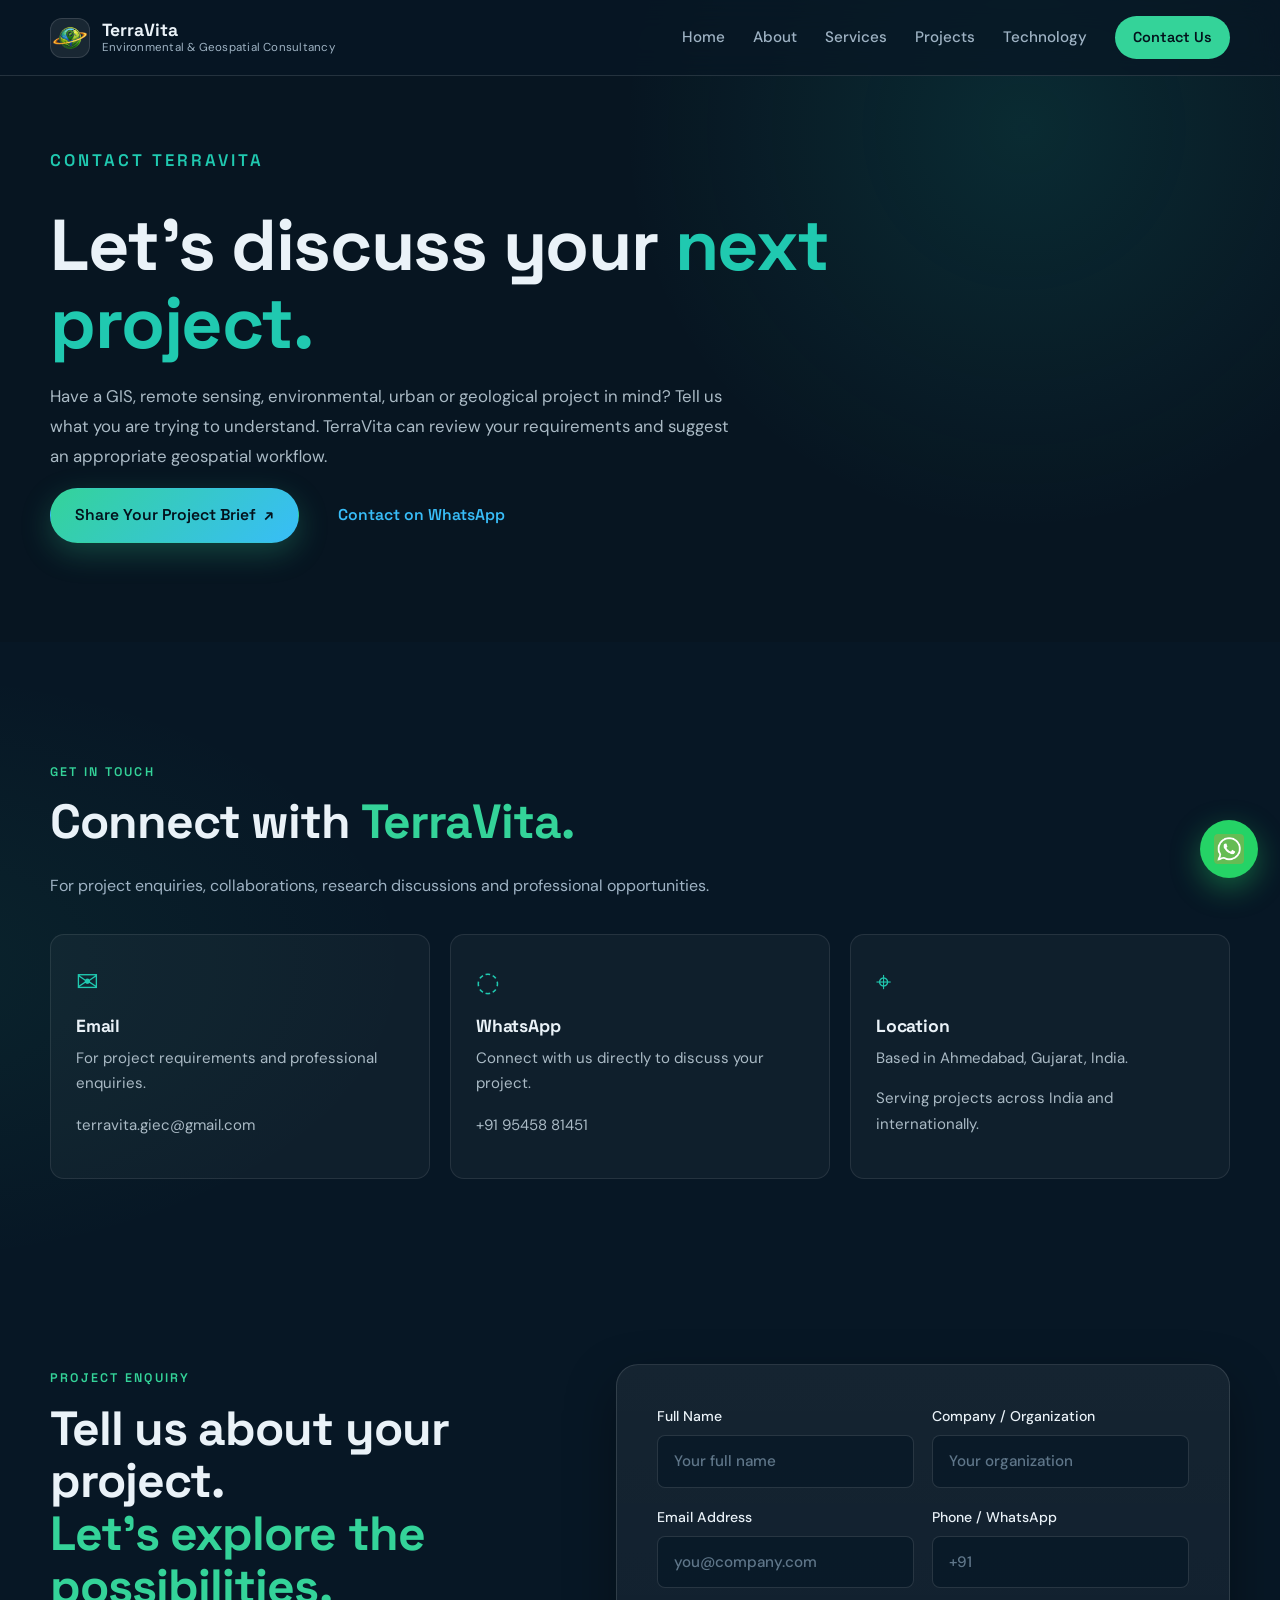
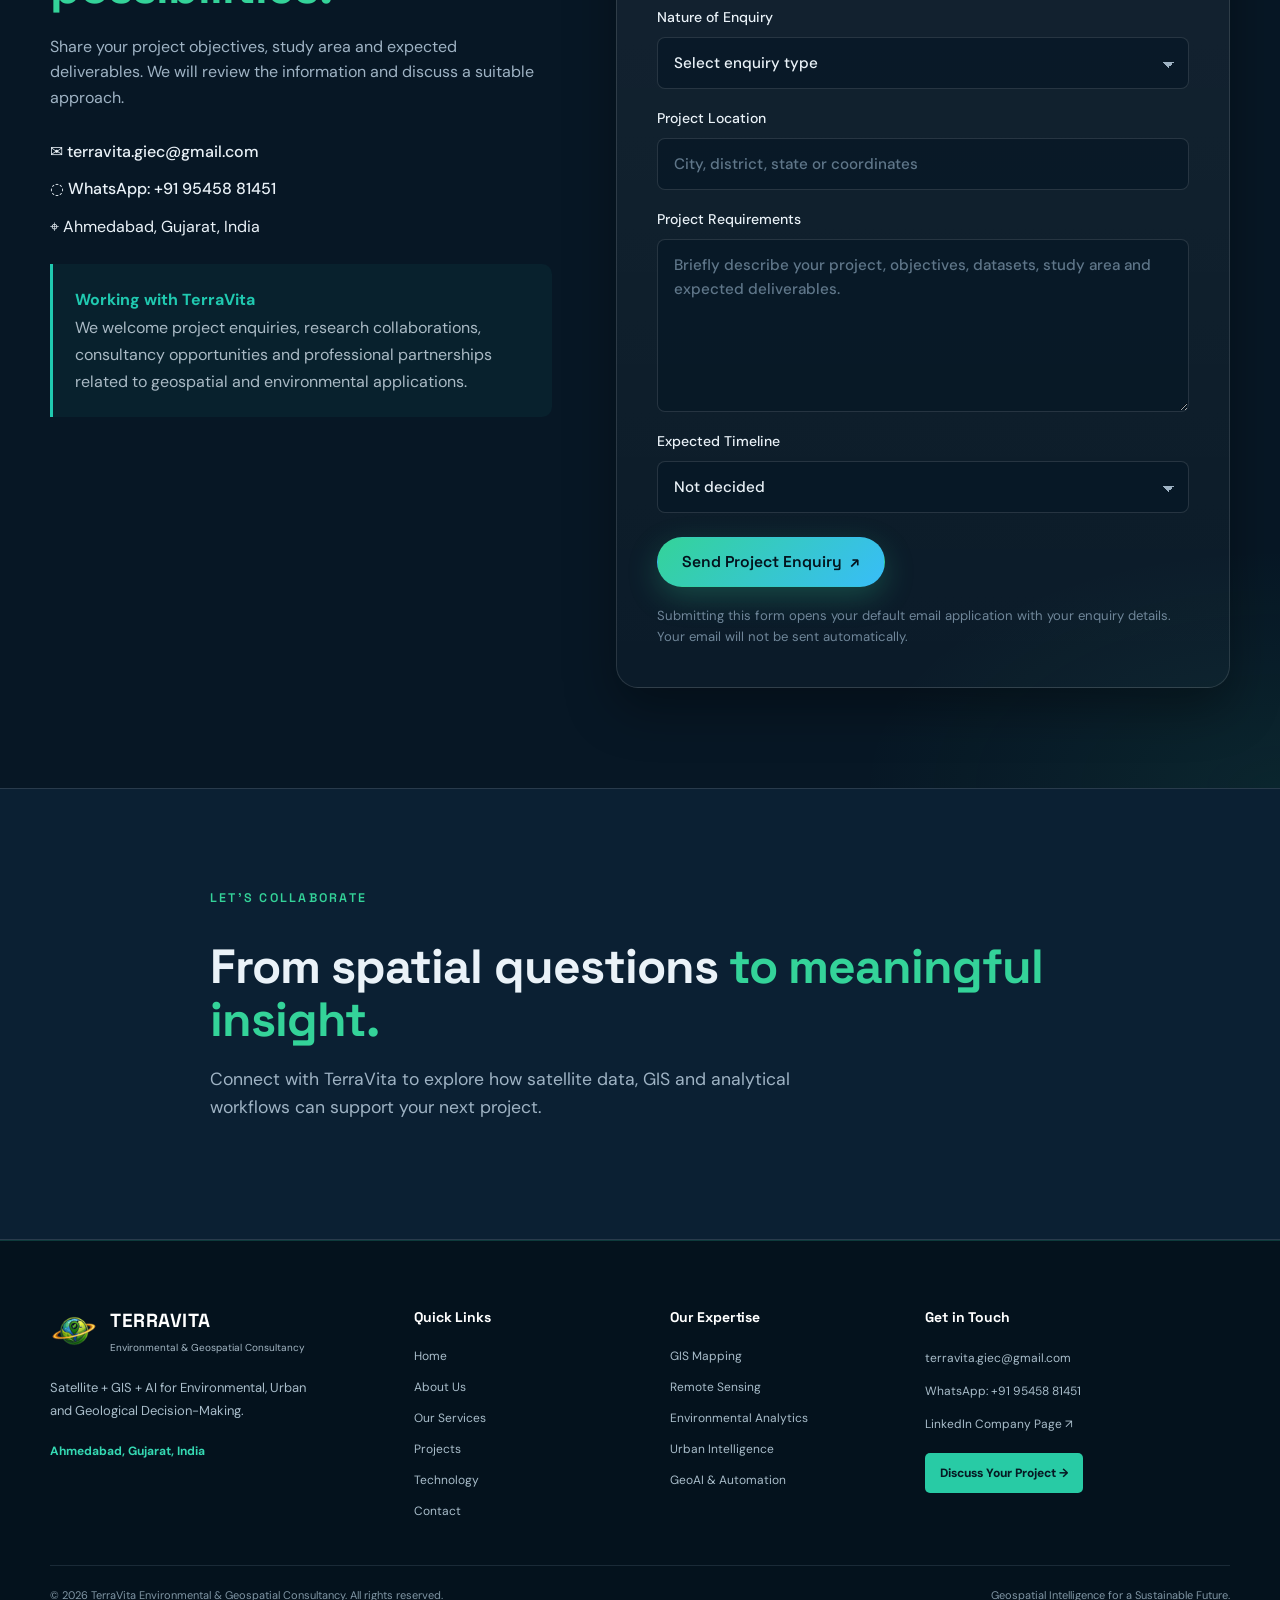
<file: contact.html>
<!DOCTYPE html>
<html lang="en">
<head>
  <meta charset="UTF-8">
  <meta name="viewport" content="width=device-width, initial-scale=1.0">

  <meta name="description" content="Contact TerraVita Environmental & Geospatial Consultancy for GIS, remote sensing, environmental analytics, land due diligence and GeoAI projects.">

  <title>Contact Us | TerraVita Environmental & Geospatial Consultancy</title>

  <link rel="preconnect" href="https://fonts.googleapis.com">
  <link rel="preconnect" href="https://fonts.gstatic.com" crossorigin>

  <link href="https://fonts.googleapis.com/css2?family=DM+Sans:wght@400;500;600;700&family=Space+Grotesk:wght@500;600;700&display=swap" rel="stylesheet">

  <link rel="icon" type="image/png" href="images/favicon.png">
  <link rel="stylesheet" href="css/style.css">

  <style>
    /* CONTACT PAGE SPECIFIC STYLES */

    .contact-page-intro {
      padding: 145px 0 55px;
      background:
        radial-gradient(circle at 80% 20%, rgba(32,201,176,.12), transparent 35%),
        #071521;
    }

    .contact-page-intro .section-kicker {
      color: #20c9b0;
    }

    .contact-page-intro h1 {
      font-family: 'Space Grotesk', sans-serif;
      font-size: clamp(2.5rem, 6vw, 4.5rem);
      line-height: 1.08;
      max-width: 850px;
      margin: 18px 0;
    }

    .contact-page-intro h1 span {
      color: #20c9b0;
    }

    .contact-page-intro p {
      max-width: 680px;
      color: #aabac5;
      line-height: 1.8;
      font-size: 1.05rem;
    }

    .contact-details {
      display: grid;
      grid-template-columns: repeat(3, 1fr);
      gap: 20px;
      margin-top: 35px;
    }

    .contact-detail-card {
      padding: 25px;
      border: 1px solid rgba(255,255,255,.09);
      border-radius: 14px;
      background: rgba(255,255,255,.035);
    }

    .contact-detail-card .detail-icon {
      color: #20c9b0;
      font-size: 1.7rem;
      margin-bottom: 14px;
      display: block;
    }

    .contact-detail-card h3 {
      font-family: 'Space Grotesk', sans-serif;
      margin-bottom: 9px;
      font-size: 1.1rem;
    }

    .contact-detail-card p,
    .contact-detail-card a {
      color: #aabac5;
      font-size: .94rem;
      line-height: 1.7;
      overflow-wrap: anywhere;
    }

    .contact-detail-card a:hover {
      color: #20c9b0;
    }

    .contact-form-section {
      padding: 70px 0 100px;
    }

    .contact-form-heading {
      margin-bottom: 30px;
    }

    .contact-form-heading h2 {
      font-family: 'Space Grotesk', sans-serif;
      font-size: clamp(2rem, 4vw, 3rem);
      margin: 12px 0;
    }

    .contact-form-heading p {
      color: #aabac5;
      line-height: 1.8;
      max-width: 650px;
    }

    .contact-extra {
      margin-top: 25px;
      padding: 22px;
      border-left: 3px solid #20c9b0;
      background: rgba(32,201,176,.055);
      border-radius: 0 10px 10px 0;
    }

    .contact-extra p {
      color: #aabac5;
      line-height: 1.7;
      margin: 0;
    }

    .contact-extra strong {
      color: #20c9b0;
    }

    .contact-form-section .consultation-grid {
      align-items: start;
    }

    .contact-form-section .consultation-form {
      width: 100%;
    }

    @media (max-width: 768px) {
      .contact-page-intro {
        padding: 120px 0 40px;
      }

      .contact-details {
        grid-template-columns: 1fr;
      }

      .contact-form-section {
        padding: 45px 0 70px;
      }
    }
  </style>
</head>

<body>

<!-- HEADER -->

<header class="site-header" id="siteHeader">
  <div class="container nav-wrap">

    <a class="brand" href="index.html" aria-label="TerraVita home">
      <span class="brand-mark">
        <img src="images/favicon-64.png" alt="">
      </span>

      <span class="brand-copy">
        <strong>TerraVita</strong>
        <small>Environmental & Geospatial Consultancy</small>
      </span>
    </a>

    <button class="menu-toggle" id="menuToggle"
      aria-label="Open menu" aria-expanded="false">
      <span></span><span></span><span></span>
    </button>

    <nav class="main-nav" id="mainNav">
      <a href="index.html">Home</a>
      <a href="about.html">About</a>
      <a href="services.html">Services</a>
      <a href="projects.html">Projects</a>
      <a href="technology.html">Technology</a>
      <a href="contact.html" class="nav-cta">Contact Us</a>
    </nav>

  </div>
</header>


<main>

<!-- CONTACT HERO -->

<section class="contact-page-intro">
  <div class="container">

    <p class="section-kicker">CONTACT TERRAVITA</p>

    <h1>
      Let's discuss your
      <span>next project.</span>
    </h1>

    <p>
      Have a GIS, remote sensing, environmental, urban or geological
      project in mind? Tell us what you are trying to understand.
      TerraVita can review your requirements and suggest an appropriate
      geospatial workflow.
    </p>

    <div class="hero-actions">
      <a href="#contact-form" class="btn btn-primary">
        Share Your Project Brief <span>↗</span>
      </a>

      <a href="https://wa.me/919545881451"
         target="_blank" rel="noopener"
         class="btn btn-secondary">
        Contact on WhatsApp
      </a>
    </div>

  </div>
</section>


<!-- CONTACT DETAILS -->

<section class="section">
  <div class="container">

    <div class="section-head">
      <div>
        <p class="section-kicker">GET IN TOUCH</p>
        <h2>Connect with <span>TerraVita.</span></h2>
      </div>

      <p>
        For project enquiries, collaborations, research discussions
        and professional opportunities.
      </p>
    </div>

    <div class="contact-details">

      <article class="contact-detail-card">
        <span class="detail-icon">✉</span>
        <h3>Email</h3>
        <p>
          For project requirements and professional enquiries.
        </p>
        <a href="mailto:terravita.giec@gmail.com">
          terravita.giec@gmail.com
        </a>
      </article>

      <article class="contact-detail-card">
        <span class="detail-icon">◌</span>
        <h3>WhatsApp</h3>
        <p>
          Connect with us directly to discuss your project.
        </p>
        <a href="https://wa.me/919545881451"
           target="_blank" rel="noopener">
          +91 95458 81451
        </a>
      </article>

      <article class="contact-detail-card">
        <span class="detail-icon">⌖</span>
        <h3>Location</h3>
        <p>
          Based in Ahmedabad, Gujarat, India.
        </p>
        <p>
          Serving projects across India and internationally.
        </p>
      </article>

    </div>

  </div>
</section>


<!-- PROJECT ENQUIRY FORM -->

<section class="section consultation contact-form-section"
         id="contact-form">

  <div class="container consultation-grid">

    <div class="consultation-copy">

      <p class="section-kicker">PROJECT ENQUIRY</p>

      <h2>
        Tell us about your project.
        <br>
        <span>Let's explore the possibilities.</span>
      </h2>

      <p>
        Share your project objectives, study area and expected
        deliverables. We will review the information and discuss
        a suitable approach.
      </p>

      <div class="contact-points">

        <a href="mailto:terravita.giec@gmail.com">
          ✉ terravita.giec@gmail.com
        </a>

        <a href="https://wa.me/919545881451"
           target="_blank" rel="noopener">
          ◌ WhatsApp: +91 95458 81451
        </a>

        <span>⌖ Ahmedabad, Gujarat, India</span>

      </div>

      <div class="contact-extra">
        <p>
          <strong>Working with TerraVita</strong><br>
          We welcome project enquiries, research collaborations,
          consultancy opportunities and professional partnerships
          related to geospatial and environmental applications.
        </p>
      </div>

    </div>


    <form class="consultation-form" id="contactForm">

      <div class="form-row">

        <label>
          Full Name
          <input required name="name" type="text"
                 placeholder="Your full name">
        </label>

        <label>
          Company / Organization
          <input name="company" type="text"
                 placeholder="Your organization">
        </label>

      </div>


      <div class="form-row">

        <label>
          Email Address
          <input required name="email" type="email"
                 placeholder="you@company.com">
        </label>

        <label>
          Phone / WhatsApp
          <input name="phone" type="tel"
                 placeholder="+91">
        </label>

      </div>


      <label>
        Nature of Enquiry

        <select required name="projectType">
          <option value="">Select enquiry type</option>
          <option>GIS & Remote Sensing</option>
          <option>Environmental Consulting</option>
          <option>Land / Site Due Diligence</option>
          <option>Urban Analytics</option>
          <option>Geological Analytics</option>
          <option>GeoAI / Python Automation</option>
          <option>Drone Mapping / Photogrammetry</option>
          <option>Research Collaboration</option>
          <option>Business Partnership</option>
          <option>Other</option>
        </select>
      </label>


      <label>
        Project Location
        <input name="location" type="text"
               placeholder="City, district, state or coordinates">
      </label>


      <label>
        Project Requirements

        <textarea required name="message" rows="6"
          placeholder="Briefly describe your project, objectives, datasets, study area and expected deliverables."></textarea>
      </label>


      <label>
        Expected Timeline

        <select name="timeline">
          <option>Not decided</option>
          <option>Within 1 week</option>
          <option>1–4 weeks</option>
          <option>1–3 months</option>
          <option>Longer-term</option>
        </select>
      </label>


      <button class="btn btn-primary" type="submit">
        Send Project Enquiry <span>↗</span>
      </button>

      <p class="form-note">
        Submitting this form opens your default email application
        with your enquiry details. Your email will not be sent
        automatically.
      </p>

    </form>

  </div>
</section>


<!-- FINAL CTA -->

<section class="section statement">
  <div class="container statement-grid">

    <p class="section-kicker">LET'S COLLABORATE</p>

    <h2>
      From spatial questions
      <span>to meaningful insight.</span>
    </h2>

    <p>
      Connect with TerraVita to explore how satellite data,
      GIS and analytical workflows can support your next project.
    </p>

  </div>
</section>

</main>


<!-- FOOTER -->

<footer class="tv-footer">

  <div class="container">

    <div class="tv-footer-grid">

      <!-- BRAND -->
      <div class="tv-footer-brand">

        <a href="index.html" class="tv-footer-logo">
          <img src="images/favicon-64.png" alt="TerraVita logo">
          <span>
            <strong>TERRAVITA</strong>
            <small>Environmental & Geospatial Consultancy</small>
          </span>
        </a>

        <p>
          Satellite + GIS + AI for Environmental, Urban
          and Geological Decision-Making.
        </p>

        <span class="tv-footer-location">
          Ahmedabad, Gujarat, India
        </span>

      </div>

      <!-- QUICK LINKS -->
      <div class="tv-footer-column">
        <h3>Quick Links</h3>
        <a href="index.html#home">Home</a>
        <a href="about.html#about">About Us</a>
        <a href="services.html#services">Our Services</a>
        <a href="projects.html">Projects</a>
        <a href="technology.html#technology">Technology</a>
        <a href="contact.html#consultation">Contact</a>
      </div>

      <!-- SERVICES -->
      <div class="tv-footer-column">
        <h3>Our Expertise</h3>
        <a href="services.html#services">GIS Mapping</a>
        <a href="services.html#services">Remote Sensing</a>
        <a href="services.html#services">Environmental Analytics</a>
        <a href="services.html#services">Urban Intelligence</a>
        <a href="services.html#services">GeoAI & Automation</a>
      </div>

      <!-- CONTACT -->
      <div class="tv-footer-column tv-footer-contact">
        <h3>Get in Touch</h3>

        <a href="mailto:terravita.giec@gmail.com">
          terravita.giec@gmail.com
        </a>

        <a href="https://wa.me/919545881451"
           target="_blank" rel="noopener noreferrer">
          WhatsApp: +91 95458 81451
        </a>

        <a href="https://www.linkedin.com/company/terravita-environmental-and-geospatial-consultant/"
           target="_blank" rel="noopener noreferrer">
          LinkedIn Company Page ↗
        </a>

        <a href="index.html#consultation"
           class="tv-footer-button">
          Discuss Your Project →
        </a>

      </div>

    </div>

    <div class="tv-footer-bottom">
      <p>
        © 2026 TerraVita Environmental & Geospatial Consultancy.
        All rights reserved.
      </p>

      <p>Geospatial Intelligence for a Sustainable Future.</p>
    </div>

  </div>

</footer>


      
<!-- <a class="whatsapp" href="https://wa.me/919545881451" target="_blank">WA</a> -->
  <a
  class="whatsapp"
  href="https://wa.me/919545881451"
  target="_blank"
  rel="noopener noreferrer"
  aria-label="Chat with TerraVita on WhatsApp"
>
  <img src="images/whatsapp-logo.png" alt="WhatsApp">
</a>
<script src="js/script.js"></script>
</body></html>

<!-- CONTACT FORM EMAIL HANDLER -->

<script>
document.getElementById("contactForm").addEventListener("submit", function(event) {

  event.preventDefault();

  const form = this;

  const name = form.elements["name"].value.trim();
  const company = form.elements["company"].value.trim();
  const email = form.elements["email"].value.trim();
  const phone = form.elements["phone"].value.trim();
  const projectType = form.elements["projectType"].value;
  const location = form.elements["location"].value.trim();
  const message = form.elements["message"].value.trim();
  const timeline = form.elements["timeline"].value;

  const subject = encodeURIComponent(
    "TerraVita Project Enquiry - " + projectType
  );

  const body = encodeURIComponent(
    "PROJECT ENQUIRY\n\n" +
    "Name: " + name + "\n" +
    "Company / Organization: " + company + "\n" +
    "Email: " + email + "\n" +
    "Phone: " + phone + "\n" +
    "Enquiry Type: " + projectType + "\n" +
    "Project Location: " + location + "\n" +
    "Expected Timeline: " + timeline + "\n\n" +
    "Project Requirements:\n" + message
  );

  window.location.href =
    "mailto:terravita.giec@gmail.com?subject=" +
    subject + "&body=" + body;

});
</script>

<script src="js/script.js"></script>

</body>
</html>
</file>
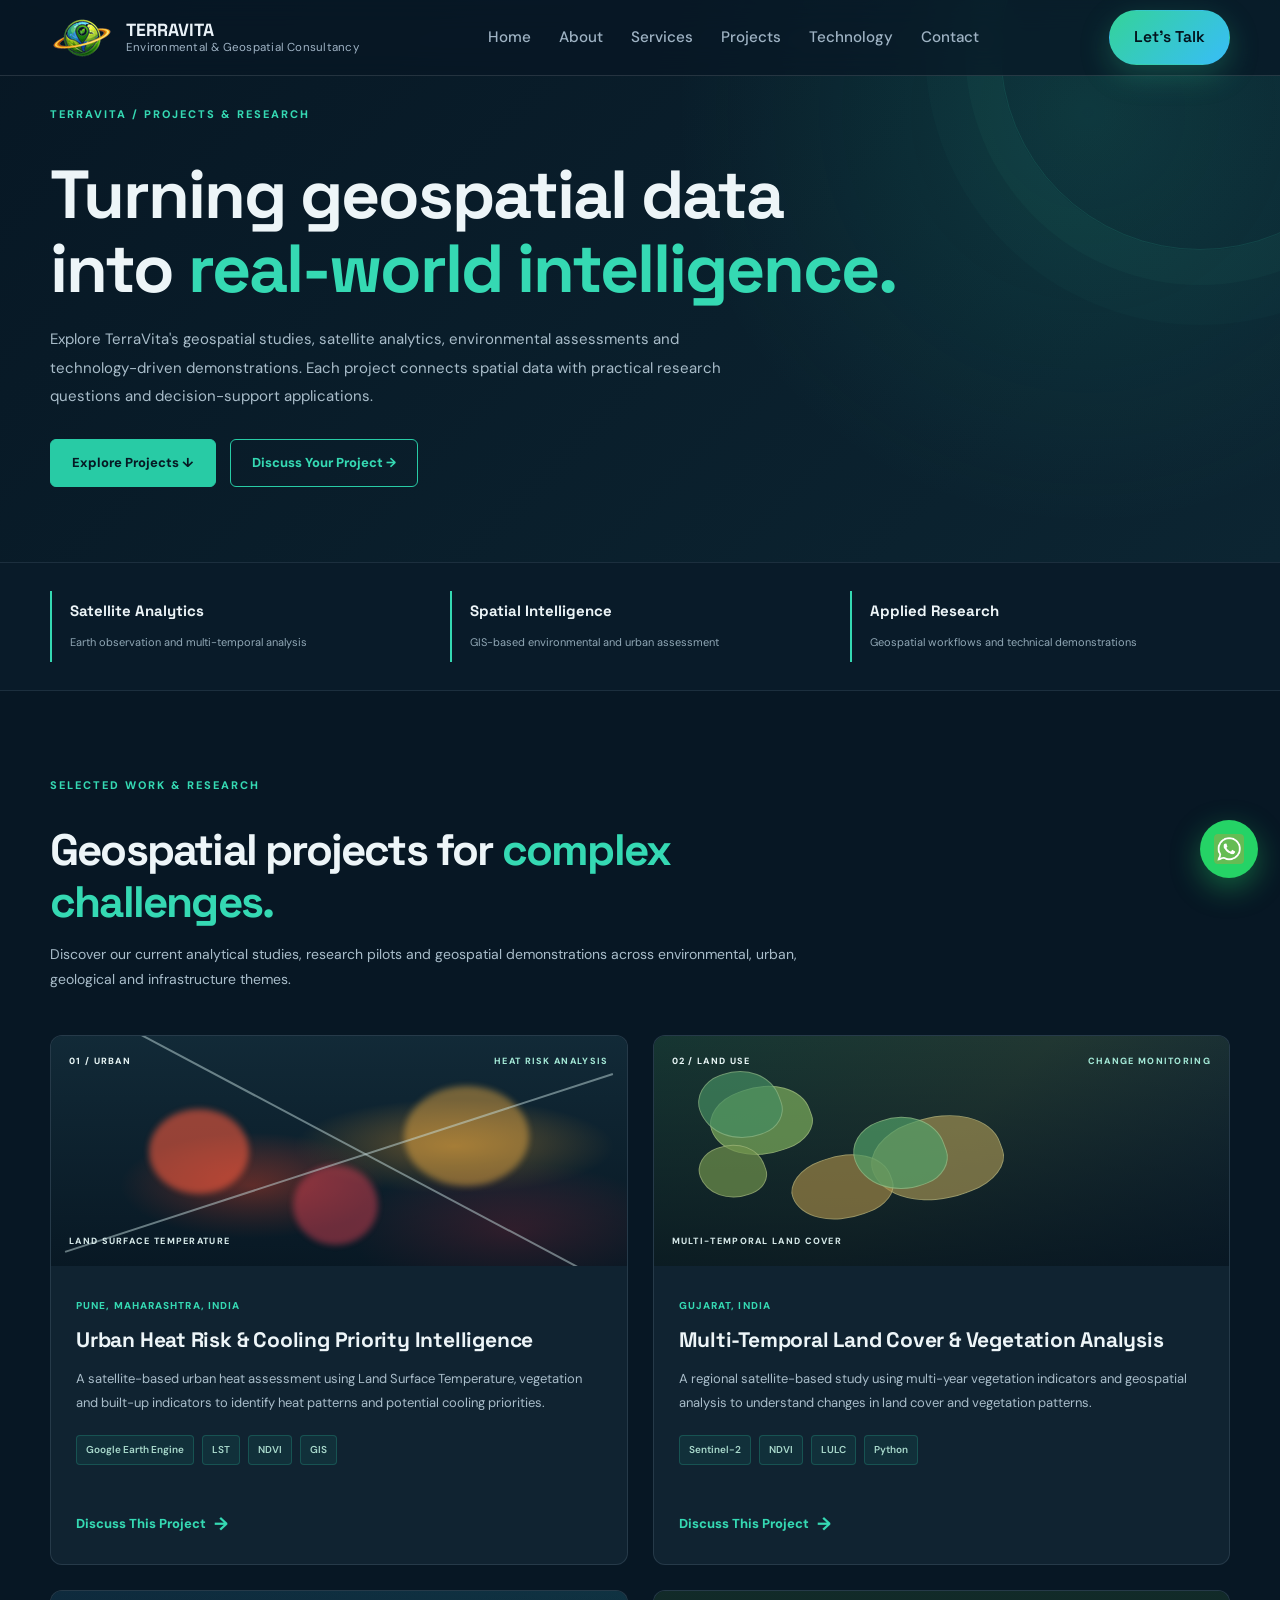
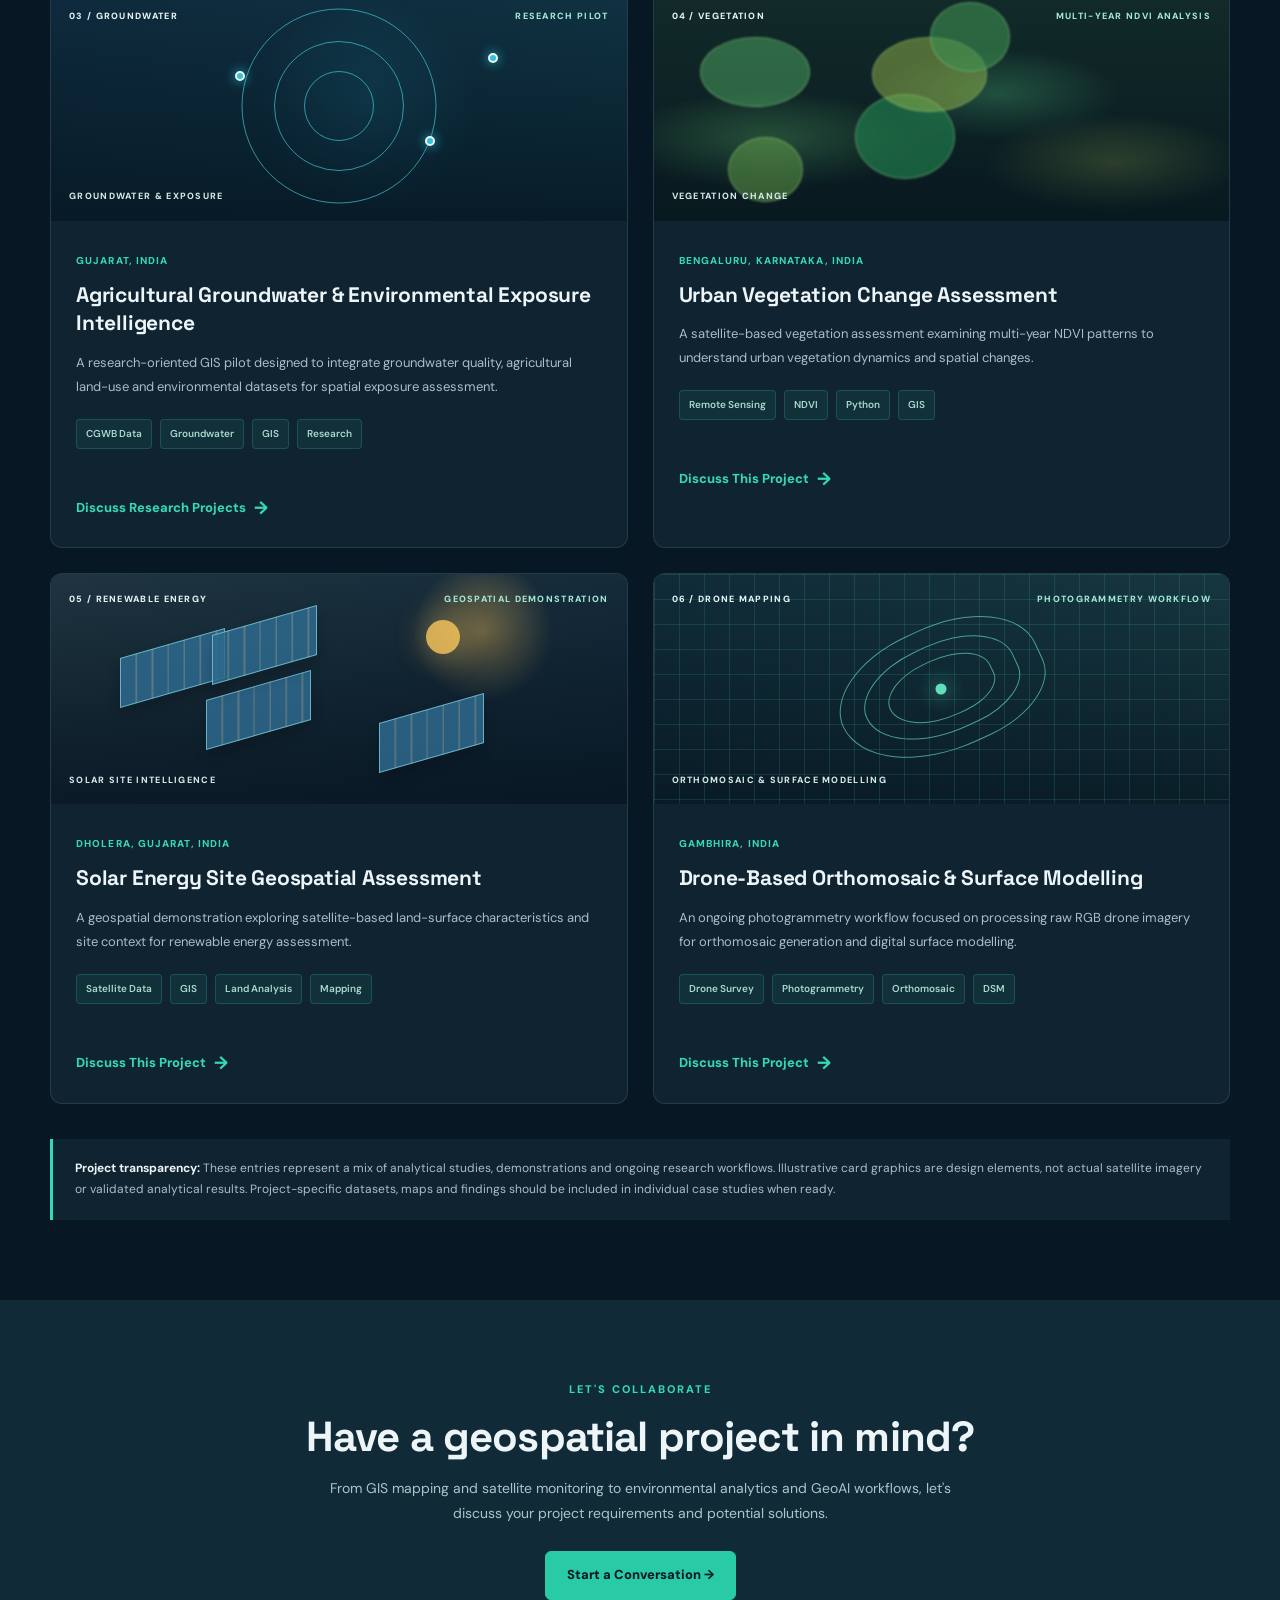
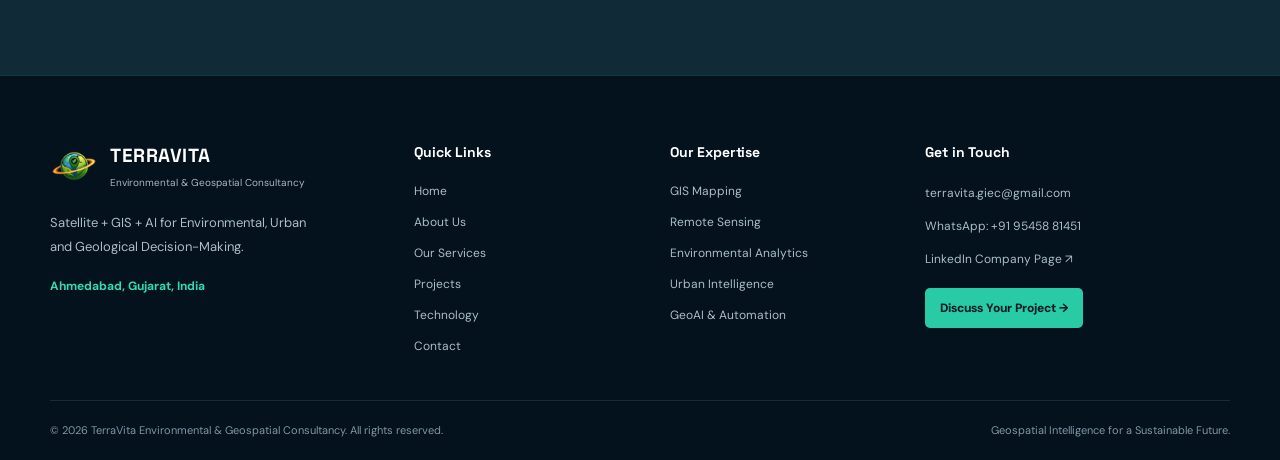
<file: projects.html>
<!DOCTYPE html>
<html lang="en">
<head>
  <meta charset="UTF-8">
  <meta name="viewport" content="width=device-width, initial-scale=1.0">
  <meta name="theme-color" content="#071724">

  <meta name="description" content="Explore TerraVita's GIS, satellite remote sensing, environmental intelligence, urban analytics and geospatial research projects across India.">

  <title>Projects | TerraVita</title>

  <link rel="preconnect" href="https://fonts.googleapis.com">
  <link rel="preconnect" href="https://fonts.gstatic.com" crossorigin>

  <link href="https://fonts.googleapis.com/css2?family=DM+Sans:wght@400;500;600;700;800&family=Space+Grotesk:wght@400;500;600;700&display=swap" rel="stylesheet">

  <link rel="icon" href="images/favicon.png">
  <link rel="stylesheet" href="css/style.css">

  <style>
    /* =====================================
       TERRAVITA PROJECTS PAGE
    ===================================== */

    .tv-projects-page {
      background: #071724;
      color: #edf5f8;
      font-family: 'DM Sans', sans-serif;
      min-height: 100vh;
    }

    .tv-projects-page *,
    .tv-projects-page *::before,
    .tv-projects-page *::after {
      box-sizing: border-box;
    }

    /* HERO */

    .tv-project-hero {
      position: relative;
      overflow: hidden;
      padding: 100px 0 75px;
      background:
        radial-gradient(circle at 85% 20%, rgba(36,203,165,.14), transparent 35%),
        linear-gradient(135deg, #071724, #0c2532);
    }

    .tv-project-hero::after {
      content: "";
      position: absolute;
      width: 400px;
      height: 400px;
      right: -120px;
      top: -150px;
      border: 1px solid rgba(53,217,179,.13);
      border-radius: 50%;
      box-shadow:
        0 0 0 35px rgba(53,217,179,.035),
        0 0 0 75px rgba(53,217,179,.025);
      pointer-events: none;
    }

    .tv-eyebrow {
      color: #35d9b3;
      font-size: 11px;
      font-weight: 800;
      letter-spacing: 2px;
      text-transform: uppercase;
    }

    .tv-project-hero h1 {
      max-width: 850px;
      margin: 18px 0;
      font-family: 'Space Grotesk', sans-serif;
      font-size: clamp(38px, 6vw, 68px);
      line-height: 1.1;
      letter-spacing: -2px;
    }

    .tv-project-hero h1 span {
      color: #35d9b3;
    }

    .tv-project-hero p {
      max-width: 700px;
      color: #a9bdca;
      font-size: 15px;
      line-height: 1.9;
    }

    .tv-project-hero-actions {
      display: flex;
      flex-wrap: wrap;
      gap: 14px;
      margin-top: 28px;
    }

    .tv-project-button {
      display: inline-block;
      padding: 13px 21px;
      border: 1px solid #28cba5;
      border-radius: 6px;
      background: #28cba5;
      color: #061923;
      font-size: 13px;
      font-weight: 800;
      text-decoration: none;
      transition: .2s ease;
    }

    .tv-project-button:hover {
      background: #70e8cb;
      border-color: #70e8cb;
    }

    .tv-project-button-outline {
      background: transparent;
      color: #35d9b3;
    }

    .tv-project-button-outline:hover {
      background: rgba(53,217,179,.1);
      color: #70e8cb;
    }

    /* INTRO STRIP */

    .tv-project-intro {
      padding: 28px 0;
      border-top: 1px solid rgba(160,190,210,.12);
      border-bottom: 1px solid rgba(160,190,210,.12);
      background: #091b29;
    }

    .tv-project-intro-grid {
      display: grid;
      grid-template-columns: repeat(3, 1fr);
      gap: 20px;
    }

    .tv-project-intro-item {
      padding: 8px 18px;
      border-left: 2px solid #35d9b3;
    }

    .tv-project-intro-item strong {
      display: block;
      margin-bottom: 5px;
      color: #edf5f8;
      font-family: 'Space Grotesk', sans-serif;
      font-size: 15px;
    }

    .tv-project-intro-item span {
      color: #91a8b6;
      font-size: 11px;
      line-height: 1.6;
    }

    /* PROJECT SECTION */

    .tv-project-section {
      padding: 80px 0;
      background: #071724;
    }

    .tv-projects-heading {
      max-width: 750px;
      margin-bottom: 42px;
    }

    .tv-projects-heading h2 {
      margin: 13px 0;
      font-family: 'Space Grotesk', sans-serif;
      font-size: clamp(29px, 4vw, 44px);
      line-height: 1.2;
    }

    .tv-projects-heading h2 span {
      color: #35d9b3;
    }

    .tv-projects-heading p {
      color: #a9bdca;
      font-size: 14px;
      line-height: 1.8;
    }

    /* GRID */

    .tv-projects-grid {
      display: grid;
      grid-template-columns: repeat(2, minmax(0, 1fr));
      gap: 25px;
    }

    .tv-project-card {
      overflow: hidden;
      border: 1px solid rgba(160,190,210,.15);
      border-radius: 12px;
      background: #102331;
      transition: transform .25s ease, border-color .25s ease;
    }

    .tv-project-card:hover {
      transform: translateY(-5px);
      border-color: rgba(53,217,179,.5);
    }

    /* PROJECT VISUALS */

    .tv-project-visual {
      position: relative;
      min-height: 225px;
      overflow: hidden;
      padding: 18px;
      isolation: isolate;
    }

    .tv-project-index,
    .tv-project-type,
    .tv-visual-caption {
      position: absolute;
      z-index: 3;
      font-size: 9px;
      font-weight: 800;
      letter-spacing: 1.3px;
    }

    .tv-project-index {
      top: 18px;
      left: 18px;
      color: #e7f5f5;
    }

    .tv-project-type {
      top: 18px;
      right: 18px;
      color: #a4e9d7;
      text-align: right;
    }

    .tv-visual-caption {
      bottom: 17px;
      left: 18px;
      color: #d6e9e9;
    }

    .tv-map-art {
      position: absolute;
      inset: 0;
      overflow: hidden;
      opacity: .95;
    }

    /* 01 HEAT */

    .tv-heat {
      background:
        radial-gradient(ellipse at 35% 65%, rgba(244,83,57,.8), transparent 25%),
        radial-gradient(ellipse at 70% 48%, rgba(255,181,63,.65), transparent 28%),
        radial-gradient(ellipse at 80% 85%, rgba(203,58,81,.6), transparent 25%),
        #142e3c;
    }

    .heat-zone {
      position: absolute;
      display: block;
      border-radius: 50%;
      filter: blur(3px);
    }

    .hz-1 {
      width: 100px;
      height: 85px;
      left: 17%;
      top: 32%;
      background: rgba(255,93,62,.6);
    }

    .hz-2 {
      width: 125px;
      height: 100px;
      right: 17%;
      top: 22%;
      background: rgba(255,184,70,.45);
    }

    .hz-3 {
      width: 85px;
      height: 80px;
      right: 33%;
      bottom: 9%;
      background: rgba(219,67,84,.5);
    }

    .heat-road {
      position: absolute;
      top: 55%;
      left: 0;
      width: 100%;
      height: 2px;
      background: rgba(205,229,230,.5);
      transform: rotate(-18deg);
    }

    .heat-road-2 {
      top: 45%;
      transform: rotate(28deg);
    }

    /* 02 LAND COVER */

    .tv-land {
      background: linear-gradient(135deg, #193c36, #263e36, #142a39);
    }

    .land-patch {
      position: absolute;
      display: block;
      border: 1px solid rgba(225,235,177,.35);
      border-radius: 40% 60% 35% 65%;
      transform: rotate(-20deg);
    }

    .lp-1 { width: 100px; height: 70px; top: 22%; left: 10%; background: rgba(130,180,95,.7); }
    .lp-2 { width: 130px; height: 85px; top: 35%; left: 38%; background: rgba(188,165,91,.6); }
    .lp-3 { width: 80px; height: 70px; top: 15%; right: 8%; background: rgba(72,146,100,.7); }
    .lp-4 { width: 100px; height: 65px; bottom: 5%; left: 24%; background: rgba(174,145,74,.65); }
    .lp-5 { width: 90px; height: 75px; bottom: 4%; right: 12%; background: rgba(84,165,108,.7); }
    .lp-6 { width: 65px; height: 55px; top: 47%; left: 8%; background: rgba(117,151,79,.7); }

    /* 03 GROUNDWATER */

    .tv-groundwater {
      background:
        radial-gradient(circle at 55% 50%, rgba(36,183,219,.2), transparent 32%),
        linear-gradient(135deg, #102f43, #123c4b);
    }

    .water-ring {
      position: absolute;
      top: 50%;
      left: 50%;
      width: 70px;
      height: 70px;
      border: 1px solid rgba(78,218,230,.65);
      border-radius: 50%;
      transform: translate(-50%,-50%);
    }

    .wr-2 { width: 130px; height: 130px; }
    .wr-3 { width: 195px; height: 195px; }

    .water-point {
      position: absolute;
      width: 10px;
      height: 10px;
      border: 2px solid white;
      border-radius: 50%;
      background: #32cce2;
      box-shadow: 0 0 12px #32cce2;
    }

    .wp-1 { top: 35%; left: 32%; }
    .wp-2 { top: 63%; left: 65%; }
    .wp-3 { top: 27%; right: 25%; }

    /* 04 VEGETATION */

    .tv-vegetation {
      background:
        radial-gradient(ellipse at 20% 65%, rgba(91,176,102,.8), transparent 23%),
        radial-gradient(ellipse at 60% 45%, rgba(62,145,99,.8), transparent 25%),
        radial-gradient(ellipse at 80% 75%, rgba(157,186,84,.6), transparent 20%),
        #142f2b;
    }

    .veg-patch {
      position: absolute;
      display: block;
      border: 1px solid rgba(175,230,150,.4);
      border-radius: 50%;
    }

    .vp-1 { width: 110px; height: 70px; left: 8%; top: 20%; background: rgba(85,177,103,.5); }
    .vp-2 { width: 100px; height: 85px; left: 35%; top: 45%; background: rgba(35,127,79,.7); }
    .vp-3 { width: 115px; height: 75px; right: 9%; top: 20%; background: rgba(158,187,77,.5); }
    .vp-4 { width: 80px; height: 70px; right: 22%; bottom: 5%; background: rgba(64,150,85,.6); }
    .vp-5 { width: 75px; height: 65px; left: 13%; bottom: 8%; background: rgba(106,169,76,.5); }

    /* 05 SOLAR */

    .tv-solar {
      background:
        radial-gradient(circle at 75% 25%, rgba(255,203,97,.55), transparent 15%),
        linear-gradient(135deg, #243b47, #142b3d);
    }

    .solar-panel {
      position: absolute;
      width: 105px;
      height: 50px;
      border: 1px solid rgba(126,209,224,.8);
      background: repeating-linear-gradient(
        90deg,
        rgba(48,109,147,.85) 0 14px,
        rgba(174,214,218,.5) 15px 16px
      );
      transform: skewY(-16deg);
      box-shadow: 0 8px 15px rgba(0,0,0,.2);
    }

    .sp-1 { top: 30%; left: 12%; }
    .sp-2 { top: 48%; left: 27%; }
    .sp-3 { top: 20%; right: 15%; }
    .sp-4 { top: 58%; right: 10%; }

    .solar-sun {
      position: absolute;
      top: 20%;
      right: 29%;
      width: 34px;
      height: 34px;
      border-radius: 50%;
      background: rgba(255,202,92,.85);
      box-shadow: 0 0 35px rgba(255,202,92,.5);
    }

    /* 06 DRONE */

    .tv-drone {
      background: linear-gradient(135deg, #12303d, #1c4249);
    }

    .drone-grid {
      position: absolute;
      inset: 0;
      background-image:
        linear-gradient(rgba(70,211,177,.16) 1px, transparent 1px),
        linear-gradient(90deg, rgba(70,211,177,.16) 1px, transparent 1px);
      background-size: 25px 25px;
    }

    .drone-contour {
      position: absolute;
      top: 50%;
      left: 50%;
      width: 210px;
      height: 125px;
      border: 1px solid rgba(103,222,185,.7);
      border-radius: 48% 52% 40% 60%;
      transform: translate(-50%,-50%) rotate(-25deg);
    }

    .dc-2 { width: 160px; height: 90px; }
    .dc-3 { width: 110px; height: 60px; }

    .drone-center {
      position: absolute;
      top: 50%;
      left: 50%;
      width: 11px;
      height: 11px;
      border-radius: 50%;
      background: #65e9c4;
      box-shadow: 0 0 20px #65e9c4;
      transform: translate(-50%,-50%);
    }

    /* CARD CONTENT */

    .tv-project-content {
      padding: 25px;
    }

    .tv-project-location {
      display: inline-block;
      margin-bottom: 12px;
      color: #35d9b3;
      font-size: 10px;
      font-weight: 800;
      letter-spacing: 1.1px;
    }

    .tv-project-content h3 {
      margin: 0 0 13px;
      color: #edf5f8;
      font-family: 'Space Grotesk', sans-serif;
      font-size: 21px;
      line-height: 1.35;
    }

    .tv-project-content p {
      margin: 0;
      color: #a9bdca;
      font-size: 13px;
      line-height: 1.85;
    }

    .tv-project-tags {
      display: flex;
      flex-wrap: wrap;
      gap: 8px;
      margin-top: 20px;
    }

    .tv-project-tags span {
      padding: 6px 9px;
      border: 1px solid rgba(53,217,179,.2);
      border-radius: 4px;
      background: rgba(53,217,179,.07);
      color: #a9d9cc;
      font-size: 10px;
      font-weight: 600;
    }

    .tv-project-link {
      display: inline-flex;
      align-items: center;
      gap: 8px;
      margin-top: 23px;
      color: #35d9b3;
      font-size: 13px;
      font-weight: 800;
      text-decoration: none;
    }

    .tv-project-link span {
      transition: transform .2s ease;
    }

    .tv-project-link:hover span {
      transform: translateX(5px);
    }

    /* PROJECT NOTE */

    .tv-project-note {
      margin-top: 35px;
      padding: 19px 22px;
      border-left: 3px solid #35d9b3;
      background: #102331;
      color: #a9bdca;
      font-size: 12px;
      line-height: 1.8;
    }

    .tv-project-note strong {
      color: #edf5f8;
    }

    /* CTA */

    .tv-project-cta {
      padding: 75px 20px;
      text-align: center;
      background: #102b37;
    }

    .tv-project-cta h2 {
      margin: 0 0 15px;
      font-family: 'Space Grotesk', sans-serif;
      font-size: clamp(28px, 4vw, 42px);
    }

    .tv-project-cta p {
      max-width: 650px;
      margin: 0 auto 25px;
      color: #b0c2cc;
      font-size: 14px;
      line-height: 1.8;
    }

    /* FOOTER */

    .tv-project-footer {
      padding: 23px 15px;
      border-top: 1px solid rgba(160,190,210,.12);
      background: #04121d;
      color: #8da3b1;
      text-align: center;
      font-size: 11px;
      line-height: 1.8;
    }

    .tv-project-footer a {
      color: #35d9b3;
      text-decoration: none;
    }

    /* RESPONSIVE */

    @media(max-width: 900px) {
      .tv-projects-grid {
        grid-template-columns: 1fr 1fr;
        gap: 17px;
      }

      .tv-project-content {
        padding: 20px;
      }

      .tv-project-content h3 {
        font-size: 18px;
      }
    }

    @media(max-width: 650px) {
      .tv-project-hero {
        padding: 70px 0 55px;
      }

      .tv-project-hero h1 {
        letter-spacing: -1px;
      }

      .tv-project-section {
        padding: 55px 0;
      }

      .tv-projects-grid {
        grid-template-columns: 1fr;
      }

      .tv-project-intro-grid {
        grid-template-columns: 1fr;
        gap: 15px;
      }

      .tv-project-visual {
        min-height: 200px;
      }

      .tv-project-content {
        padding: 23px;
      }
    }

  </style>
</head>

<body>

<div class="tv-projects-page">

  <!-- HEADER -->

  <header class="site-header">
    <div class="container nav-wrap">

      <a href="index.html" class="brand">
        <img src="images/favicon-64.png" alt="TerraVita Logo">

        <span class="brand-copy">
          <strong>TERRAVITA</strong>
          <small>Environmental & Geospatial Consultancy</small>
        </span>
      </a>

      <nav class="main-nav">
        <a href="index.html">Home</a>
        <a href="about.html">About</a>
        <a href="services.html">Services</a>
        <a href="projects.html" aria-current="page">Projects</a>
        <a href="technology.html">Technology</a>
        <a href="contact.html">Contact</a>
      </nav>

      <a href="contact.html" class="btn btn-primary">
        Let's Talk
      </a>

    </div>
  </header>

  <main>

    <!-- HERO -->

    <section class="tv-project-hero">
      <div class="container">

        <span class="tv-eyebrow">
          TERRAVITA / PROJECTS & RESEARCH
        </span>

        <h1>
          Turning geospatial data into
          <span>real-world intelligence.</span>
        </h1>

        <p>
          Explore TerraVita's geospatial studies, satellite analytics,
          environmental assessments and technology-driven demonstrations.
          Each project connects spatial data with practical research
          questions and decision-support applications.
        </p>

        <div class="tv-project-hero-actions">
          <a href="#projects" class="tv-project-button">
            Explore Projects ↓
          </a>

          <a href="contact.html" class="tv-project-button tv-project-button-outline">
            Discuss Your Project →
          </a>
        </div>

      </div>
    </section>

    <!-- INTRO STRIP -->

    <section class="tv-project-intro">
      <div class="container">

        <div class="tv-project-intro-grid">

          <div class="tv-project-intro-item">
            <strong>Satellite Analytics</strong>
            <span>Earth observation and multi-temporal analysis</span>
          </div>

          <div class="tv-project-intro-item">
            <strong>Spatial Intelligence</strong>
            <span>GIS-based environmental and urban assessment</span>
          </div>

          <div class="tv-project-intro-item">
            <strong>Applied Research</strong>
            <span>Geospatial workflows and technical demonstrations</span>
          </div>

        </div>

      </div>
    </section>

    <!-- PROJECTS -->

    <section class="tv-project-section" id="projects">
      <div class="container">

        <div class="tv-projects-heading">
          <span class="tv-eyebrow">SELECTED WORK & RESEARCH</span>

          <h2>
            Geospatial projects for
            <span>complex challenges.</span>
          </h2>

          <p>
            Discover our current analytical studies, research pilots
            and geospatial demonstrations across environmental,
            urban, geological and infrastructure themes.
          </p>
        </div>

        <div class="tv-projects-grid">

          <!-- PROJECT 01 -->

          <article class="tv-project-card">

            <div class="tv-project-visual tv-heat">

              <span class="tv-project-index">01 / URBAN</span>
              <span class="tv-project-type">HEAT RISK ANALYSIS</span>

              <div class="tv-map-art heat-art">
                <span class="heat-zone hz-1"></span>
                <span class="heat-zone hz-2"></span>
                <span class="heat-zone hz-3"></span>
                <span class="heat-road"></span>
                <span class="heat-road heat-road-2"></span>
              </div>

              <span class="tv-visual-caption">
                LAND SURFACE TEMPERATURE
              </span>

            </div>

            <div class="tv-project-content">

              <span class="tv-project-location">
                PUNE, MAHARASHTRA, INDIA
              </span>

              <h3>
                Urban Heat Risk & Cooling Priority Intelligence
              </h3>

              <p>
                A satellite-based urban heat assessment using
                Land Surface Temperature, vegetation and built-up
                indicators to identify heat patterns and potential
                cooling priorities.
              </p>

              <div class="tv-project-tags">
                <span>Google Earth Engine</span>
                <span>LST</span>
                <span>NDVI</span>
                <span>GIS</span>
              </div>

              <a href="contact.html" class="tv-project-link">
                Discuss This Project <span>→</span>
              </a>

            </div>
          </article>

          <!-- PROJECT 02 -->

          <article class="tv-project-card">

            <div class="tv-project-visual tv-land">

              <span class="tv-project-index">02 / LAND USE</span>
              <span class="tv-project-type">CHANGE MONITORING</span>

              <div class="tv-map-art land-art">
                <span class="land-patch lp-1"></span>
                <span class="land-patch lp-2"></span>
                <span class="land-patch lp-3"></span>
                <span class="land-patch lp-4"></span>
                <span class="land-patch lp-5"></span>
                <span class="land-patch lp-6"></span>
              </div>

              <span class="tv-visual-caption">
                MULTI-TEMPORAL LAND COVER
              </span>

            </div>

            <div class="tv-project-content">

              <span class="tv-project-location">
                GUJARAT, INDIA
              </span>

              <h3>
                Multi-Temporal Land Cover & Vegetation Analysis
              </h3>

              <p>
                A regional satellite-based study using multi-year
                vegetation indicators and geospatial analysis to
                understand changes in land cover and vegetation patterns.
              </p>

              <div class="tv-project-tags">
                <span>Sentinel-2</span>
                <span>NDVI</span>
                <span>LULC</span>
                <span>Python</span>
              </div>

              <a href="contact.html" class="tv-project-link">
                Discuss This Project <span>→</span>
              </a>

            </div>
          </article>

          <!-- PROJECT 03 -->

          <article class="tv-project-card">

            <div class="tv-project-visual tv-groundwater">

              <span class="tv-project-index">03 / GROUNDWATER</span>
              <span class="tv-project-type">RESEARCH PILOT</span>

              <div class="tv-map-art water-art">
                <span class="water-ring wr-1"></span>
                <span class="water-ring wr-2"></span>
                <span class="water-ring wr-3"></span>
                <span class="water-point wp-1"></span>
                <span class="water-point wp-2"></span>
                <span class="water-point wp-3"></span>
              </div>

              <span class="tv-visual-caption">
                GROUNDWATER & EXPOSURE
              </span>

            </div>

            <div class="tv-project-content">

              <span class="tv-project-location">
                GUJARAT, INDIA
              </span>

              <h3>
                Agricultural Groundwater & Environmental Exposure Intelligence
              </h3>

              <p>
                A research-oriented GIS pilot designed to integrate
                groundwater quality, agricultural land-use and
                environmental datasets for spatial exposure assessment.
              </p>

              <div class="tv-project-tags">
                <span>CGWB Data</span>
                <span>Groundwater</span>
                <span>GIS</span>
                <span>Research</span>
              </div>

              <a href="contact.html" class="tv-project-link">
                Discuss Research Projects <span>→</span>
              </a>

            </div>
          </article>

          <!-- PROJECT 04 -->

          <article class="tv-project-card">

            <div class="tv-project-visual tv-vegetation">

              <span class="tv-project-index">04 / VEGETATION</span>
              <span class="tv-project-type">MULTI-YEAR NDVI ANALYSIS</span>

              <div class="tv-map-art vegetation-art">
                <span class="veg-patch vp-1"></span>
                <span class="veg-patch vp-2"></span>
                <span class="veg-patch vp-3"></span>
                <span class="veg-patch vp-4"></span>
                <span class="veg-patch vp-5"></span>
              </div>

              <span class="tv-visual-caption">
                VEGETATION CHANGE
              </span>

            </div>

            <div class="tv-project-content">

              <span class="tv-project-location">
                BENGALURU, KARNATAKA, INDIA
              </span>

              <h3>
                Urban Vegetation Change Assessment
              </h3>

              <p>
                A satellite-based vegetation assessment examining
                multi-year NDVI patterns to understand urban vegetation
                dynamics and spatial changes.
              </p>

              <div class="tv-project-tags">
                <span>Remote Sensing</span>
                <span>NDVI</span>
                <span>Python</span>
                <span>GIS</span>
              </div>

              <a href="contact.html" class="tv-project-link">
                Discuss This Project <span>→</span>
              </a>

            </div>
          </article>

          <!-- PROJECT 05 -->

          <article class="tv-project-card">

            <div class="tv-project-visual tv-solar">

              <span class="tv-project-index">05 / RENEWABLE ENERGY</span>
              <span class="tv-project-type">GEOSPATIAL DEMONSTRATION</span>

              <div class="tv-map-art solar-art">
                <span class="solar-panel sp-1"></span>
                <span class="solar-panel sp-2"></span>
                <span class="solar-panel sp-3"></span>
                <span class="solar-panel sp-4"></span>
                <span class="solar-sun"></span>
              </div>

              <span class="tv-visual-caption">
                SOLAR SITE INTELLIGENCE
              </span>

            </div>

            <div class="tv-project-content">

              <span class="tv-project-location">
                DHOLERA, GUJARAT, INDIA
              </span>

              <h3>
                Solar Energy Site Geospatial Assessment
              </h3>

              <p>
                A geospatial demonstration exploring satellite-based
                land-surface characteristics and site context for
                renewable energy assessment.
              </p>

              <div class="tv-project-tags">
                <span>Satellite Data</span>
                <span>GIS</span>
                <span>Land Analysis</span>
                <span>Mapping</span>
              </div>

              <a href="contact.html" class="tv-project-link">
                Discuss This Project <span>→</span>
              </a>

            </div>
          </article>

          <!-- PROJECT 06 -->

          <article class="tv-project-card">

            <div class="tv-project-visual tv-drone">

              <span class="tv-project-index">06 / DRONE MAPPING</span>
              <span class="tv-project-type">PHOTOGRAMMETRY WORKFLOW</span>

              <div class="tv-map-art drone-art">
                <span class="drone-grid"></span>
                <span class="drone-contour dc-1"></span>
                <span class="drone-contour dc-2"></span>
                <span class="drone-contour dc-3"></span>
                <span class="drone-center"></span>
              </div>

              <span class="tv-visual-caption">
                ORTHOMOSAIC & SURFACE MODELLING
              </span>

            </div>

            <div class="tv-project-content">

              <span class="tv-project-location">
                GAMBHIRA, INDIA
              </span>

              <h3>
                Drone-Based Orthomosaic & Surface Modelling
              </h3>

              <p>
                An ongoing photogrammetry workflow focused on processing
                raw RGB drone imagery for orthomosaic generation and
                digital surface modelling.
              </p>

              <div class="tv-project-tags">
                <span>Drone Survey</span>
                <span>Photogrammetry</span>
                <span>Orthomosaic</span>
                <span>DSM</span>
              </div>

              <a href="contact.html" class="tv-project-link">
                Discuss This Project <span>→</span>
              </a>

            </div>
          </article>

        </div>

        <div class="tv-project-note">
          <strong>Project transparency:</strong>
          These entries represent a mix of analytical studies,
          demonstrations and ongoing research workflows.
          Illustrative card graphics are design elements, not actual
          satellite imagery or validated analytical results.
          Project-specific datasets, maps and findings should be
          included in individual case studies when ready.
        </div>

      </div>
    </section>

    <!-- CTA -->

    <section class="tv-project-cta">

      <span class="tv-eyebrow">LET'S COLLABORATE</span>

      <h2>
        Have a geospatial project in mind?
      </h2>

      <p>
        From GIS mapping and satellite monitoring to environmental
        analytics and GeoAI workflows, let's discuss your project
        requirements and potential solutions.
      </p>

      <a href="contact.html" class="tv-project-button">
        Start a Conversation →
      </a>

    </section>

  </main>

  <!-- FOOTER -->

  
<footer class="tv-footer">

  <div class="container">

    <div class="tv-footer-grid">

      <!-- BRAND -->
      <div class="tv-footer-brand">

        <a href="index.html" class="tv-footer-logo">
          <img src="images/favicon-64.png" alt="TerraVita logo">
          <span>
            <strong>TERRAVITA</strong>
            <small>Environmental & Geospatial Consultancy</small>
          </span>
        </a>

        <p>
          Satellite + GIS + AI for Environmental, Urban
          and Geological Decision-Making.
        </p>

        <span class="tv-footer-location">
          Ahmedabad, Gujarat, India
        </span>

      </div>

      <!-- QUICK LINKS -->
      <div class="tv-footer-column">
        <h3>Quick Links</h3>
        <a href="index.html#home">Home</a>
        <a href="about.html#about">About Us</a>
        <a href="services.html#services">Our Services</a>
        <a href="projects.html">Projects</a>
        <a href="technology.html#technology">Technology</a>
        <a href="contact.html#consultation">Contact</a>
      </div>

      <!-- SERVICES -->
      <div class="tv-footer-column">
        <h3>Our Expertise</h3>
        <a href="services.html#services">GIS Mapping</a>
        <a href="services.html#services">Remote Sensing</a>
        <a href="services.html#services">Environmental Analytics</a>
        <a href="services.html#services">Urban Intelligence</a>
        <a href="services.html#services">GeoAI & Automation</a>
      </div>

      <!-- CONTACT -->
      <div class="tv-footer-column tv-footer-contact">
        <h3>Get in Touch</h3>

        <a href="mailto:terravita.giec@gmail.com">
          terravita.giec@gmail.com
        </a>

        <a href="https://wa.me/919545881451"
           target="_blank" rel="noopener noreferrer">
          WhatsApp: +91 95458 81451
        </a>

        <a href="https://www.linkedin.com/company/terravita-environmental-and-geospatial-consultant/"
           target="_blank" rel="noopener noreferrer">
          LinkedIn Company Page ↗
        </a>

        <a href="index.html#consultation"
           class="tv-footer-button">
          Discuss Your Project →
        </a>

      </div>

    </div>

    <div class="tv-footer-bottom">
      <p>
        © 2026 TerraVita Environmental & Geospatial Consultancy.
        All rights reserved.
      </p>

      <p>Geospatial Intelligence for a Sustainable Future.</p>
    </div>

  </div>

</footer>


      
<!-- <a class="whatsapp" href="https://wa.me/919545881451" target="_blank">WA</a> -->
  <a
  class="whatsapp"
  href="https://wa.me/919545881451"
  target="_blank"
  rel="noopener noreferrer"
  aria-label="Chat with TerraVita on WhatsApp"
>
  <img src="images/whatsapp-logo.png" alt="WhatsApp">
</a>
<script src="js/script.js"></script>
</body></html>
</file>
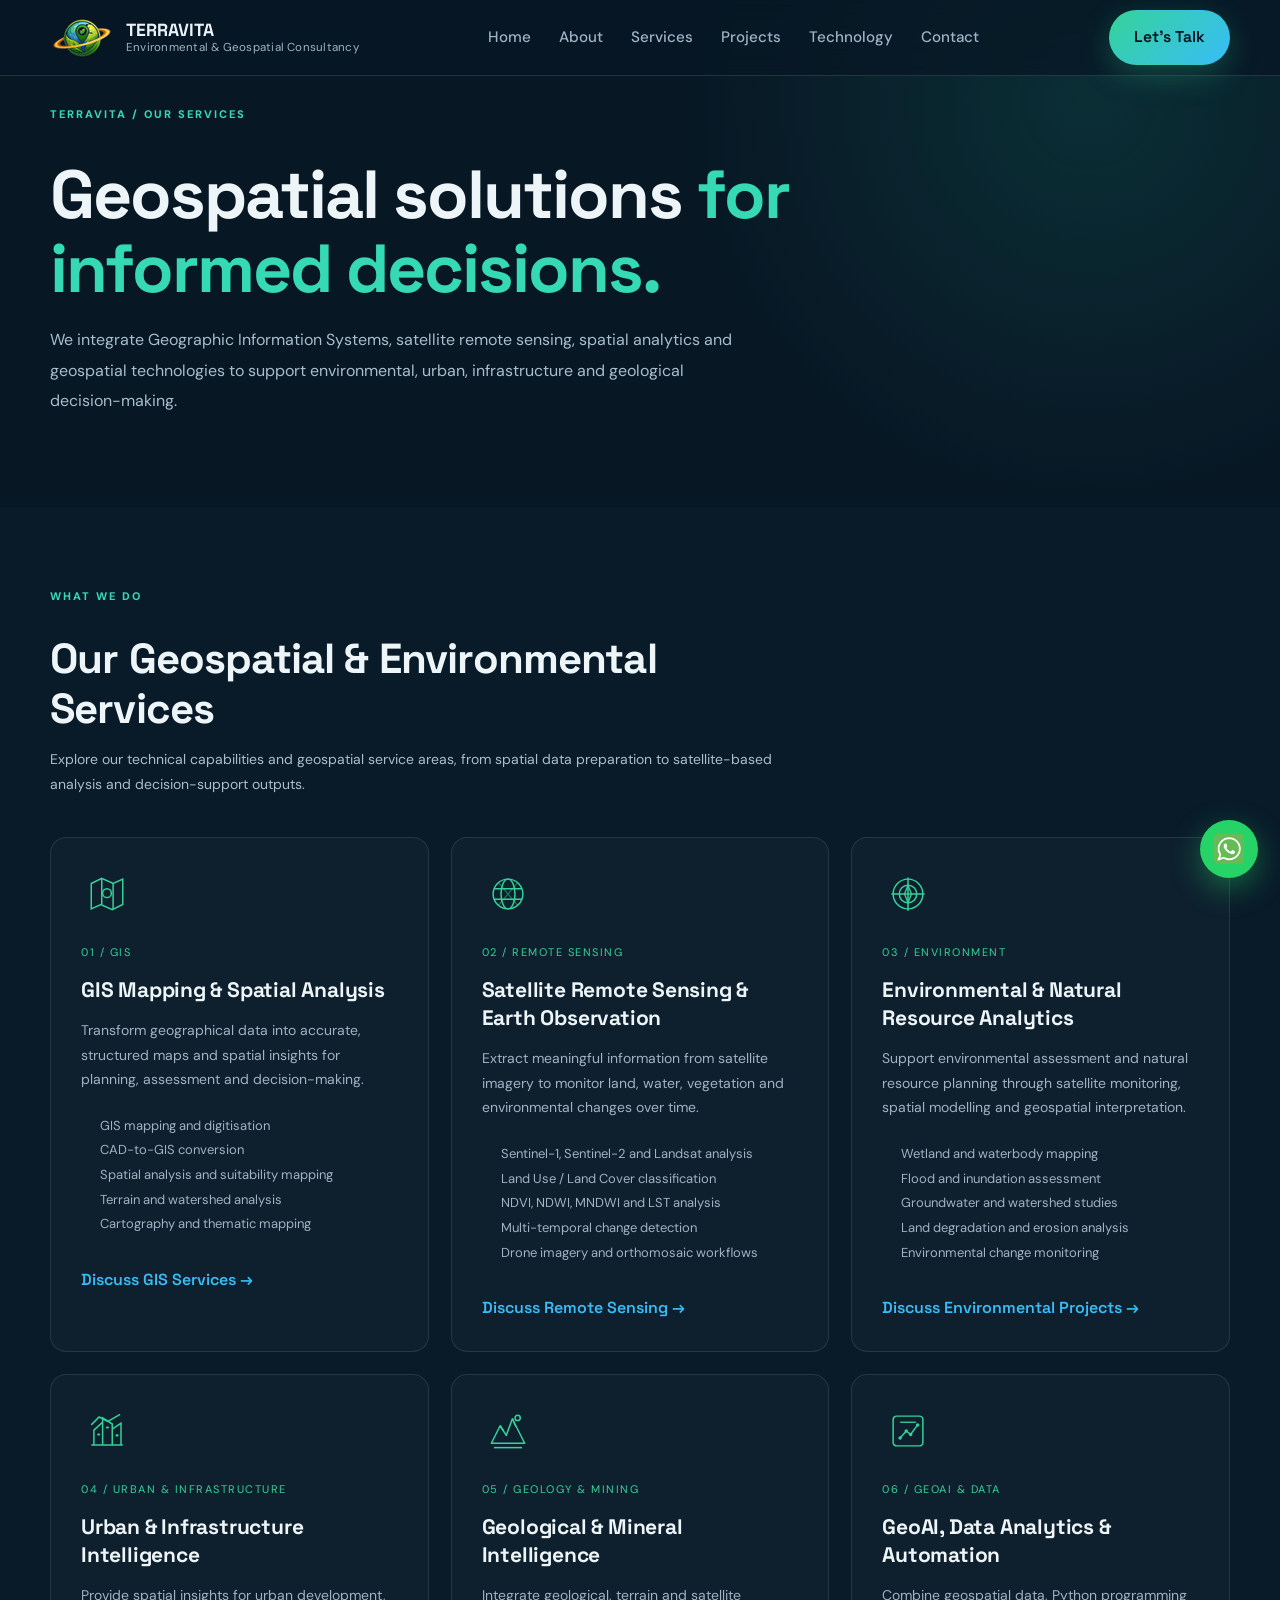
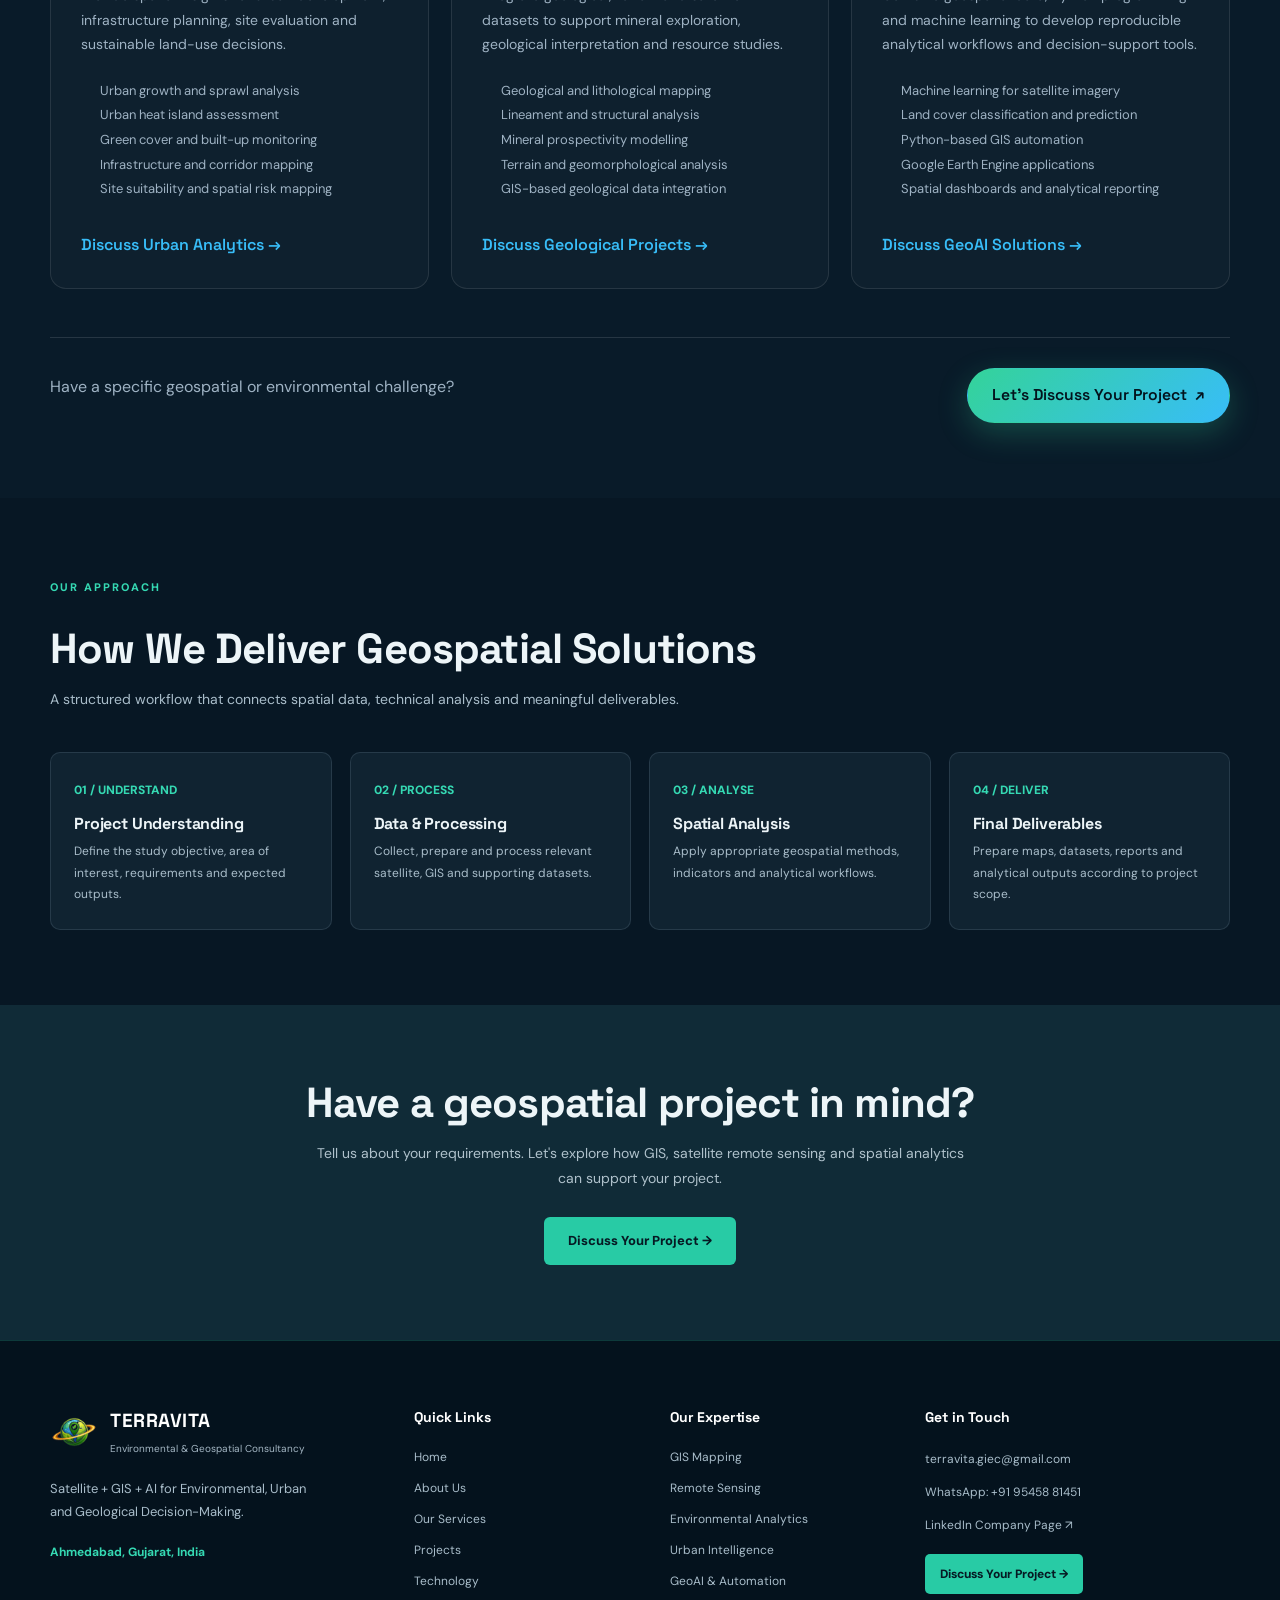
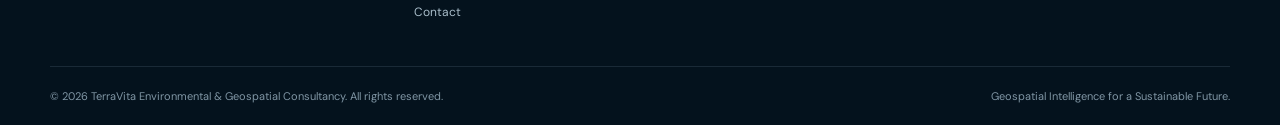
<file: services.html>
<!DOCTYPE html>
<html lang="en">
<head>
  <meta charset="UTF-8">
  <meta name="viewport" content="width=device-width, initial-scale=1.0">
  <meta name="theme-color" content="#071724">

  <meta name="description" content="Explore TerraVita's GIS mapping, remote sensing, environmental analytics, urban intelligence, geological analysis and GeoAI services.">

  <title>Our Services | TerraVita Geospatial Consultancy</title>

  <link rel="preconnect" href="https://fonts.googleapis.com">
  <link rel="preconnect" href="https://fonts.gstatic.com" crossorigin>

  <link href="https://fonts.googleapis.com/css2?family=DM+Sans:wght@400;500;600;700;800&family=Space+Grotesk:wght@400;500;600;700&display=swap" rel="stylesheet">

  <link rel="icon" href="images/favicon.png">
  <link rel="stylesheet" href="css/style.css">

  <style>
    /* SERVICES PAGE */

    .tv-services-page {
      background: #071724;
      color: #edf5f8;
      font-family: 'DM Sans', sans-serif;
    }

    .tv-page-hero {
      padding: 100px 0 75px;
      background:
        radial-gradient(circle at 85% 20%, rgba(36, 203, 165, .13), transparent 35%),
        #071724;
    }

    .tv-eyebrow {
      color: #35d9b3;
      font-size: 11px;
      font-weight: 800;
      letter-spacing: 2px;
      text-transform: uppercase;
    }

    .tv-page-hero h1 {
      max-width: 850px;
      margin: 18px 0;
      font-family: 'Space Grotesk', sans-serif;
      font-size: clamp(38px, 6vw, 68px);
      line-height: 1.1;
      letter-spacing: -2px;
    }

    .tv-page-hero h1 span {
      color: #35d9b3;
    }

    .tv-page-hero p {
      max-width: 700px;
      color: #a9bdca;
      font-size: 16px;
      line-height: 1.9;
    }

    .tv-page-section {
      padding: 75px 0;
      background: #091b29;
    }

    .tv-section-heading {
      max-width: 760px;
      margin-bottom: 40px;
    }

    .tv-section-heading h2 {
      margin: 12px 0;
      font-family: 'Space Grotesk', sans-serif;
      font-size: clamp(28px, 4vw, 42px);
      line-height: 1.2;
    }

    .tv-section-heading p {
      color: #a9bdca;
      font-size: 14px;
      line-height: 1.8;
    }

    /* SERVICE CARDS */

    .tv-services-grid {
      display: grid;
      grid-template-columns: repeat(2, minmax(0, 1fr));
      gap: 22px;
    }

    .tv-service-card {
      padding: 30px;
      border: 1px solid rgba(160, 190, 210, .16);
      border-radius: 13px;
      background: #102331;
      transition: transform .25s ease, border-color .25s ease;
    }

    .tv-service-card:hover {
      transform: translateY(-5px);
      border-color: rgba(53, 217, 179, .55);
    }

    .tv-service-number {
      color: #35d9b3;
      font-size: 11px;
      font-weight: 800;
      letter-spacing: 1.5px;
    }

    .tv-service-icon {
      display: flex;
      align-items: center;
      justify-content: center;
      width: 52px;
      height: 52px;
      margin: 22px 0;
      border: 1px solid rgba(53, 217, 179, .25);
      border-radius: 10px;
      background: rgba(53, 217, 179, .09);
      color: #35d9b3;
      font-size: 24px;
    }

    .tv-service-card h3 {
      margin: 0 0 13px;
      font-family: 'Space Grotesk', sans-serif;
      font-size: 22px;
      line-height: 1.3;
    }

    .tv-service-card > p {
      margin: 0 0 20px;
      color: #a9bdca;
      font-size: 13px;
      line-height: 1.8;
    }

    .tv-service-card h4 {
      margin: 22px 0 12px;
      color: #e6f0f4;
      font-size: 12px;
    }

    .tv-service-list {
      display: grid;
      grid-template-columns: 1fr 1fr;
      gap: 11px 15px;
      padding: 0;
      margin: 0;
      list-style: none;
    }

    .tv-service-list li {
      position: relative;
      padding-left: 15px;
      color: #b6c8d2;
      font-size: 12px;
      line-height: 1.6;
    }

    .tv-service-list li::before {
      content: "";
      position: absolute;
      top: 7px;
      left: 0;
      width: 6px;
      height: 6px;
      border-radius: 50%;
      background: #35d9b3;
    }

    .tv-service-footer {
      margin-top: 24px;
      padding-top: 17px;
      border-top: 1px solid rgba(160, 190, 210, .13);
    }

    .tv-service-footer a {
      color: #35d9b3;
      font-size: 13px;
      font-weight: 800;
      text-decoration: none;
    }

    /* WORKFLOW */

    .tv-workflow {
      padding: 75px 0;
      background: #071724;
    }

    .tv-workflow-grid {
      display: grid;
      grid-template-columns: repeat(4, minmax(0, 1fr));
      gap: 18px;
      margin-top: 35px;
    }

    .tv-workflow-card {
      padding: 23px;
      border: 1px solid rgba(160, 190, 210, .15);
      border-radius: 10px;
      background: #102331;
    }

    .tv-workflow-card span {
      color: #35d9b3;
      font-size: 12px;
      font-weight: 800;
    }

    .tv-workflow-card h3 {
      margin: 13px 0 9px;
      font-size: 16px;
    }

    .tv-workflow-card p {
      margin: 0;
      color: #a9bdca;
      font-size: 12px;
      line-height: 1.8;
    }

    /* CTA */

    .tv-services-cta {
      padding: 75px 20px;
      text-align: center;
      background: #102b37;
    }

    .tv-services-cta h2 {
      margin: 0 0 15px;
      font-family: 'Space Grotesk', sans-serif;
      font-size: clamp(28px, 4vw, 42px);
    }

    .tv-services-cta p {
      max-width: 650px;
      margin: 0 auto 25px;
      color: #b0c2cc;
      font-size: 14px;
      line-height: 1.8;
    }

    .tv-services-button {
      display: inline-block;
      padding: 14px 24px;
      border-radius: 6px;
      background: #28cba5;
      color: #061923;
      font-size: 13px;
      font-weight: 800;
      text-decoration: none;
      transition: background .2s ease;
    }

    .tv-services-button:hover {
      background: #70e8cb;
    }

    .tv-services-footer {
      padding: 22px 15px;
      background: #04121d;
      color: #8da3b1;
      text-align: center;
      font-size: 11px;
    }

    @media(max-width: 850px) {
      .tv-workflow-grid {
        grid-template-columns: repeat(2, minmax(0, 1fr));
      }
    }

    @media(max-width: 650px) {
      .tv-page-hero {
        padding: 70px 0 55px;
      }

      .tv-page-hero h1 {
        letter-spacing: -1px;
      }

      .tv-page-section,
      .tv-workflow {
        padding: 55px 0;
      }

      .tv-services-grid,
      .tv-workflow-grid {
        grid-template-columns: 1fr;
      }

      .tv-service-card {
        padding: 23px;
      }

      .tv-service-list {
        grid-template-columns: 1fr;
      }
    }
  </style>
</head>

<body>

<div class="tv-services-page">

  <!-- HEADER -->

  <header class="site-header">
    <div class="container nav-wrap">

      <a href="index.html" class="brand">
        <img src="images/favicon-64.png" alt="TerraVita Logo">

        <span class="brand-copy">
          <strong>TERRAVITA</strong>
          <small>Environmental & Geospatial Consultancy</small>
        </span>
      </a>

      <nav class="main-nav">
        <a href="index.html">Home</a>
        <a href="about.html">About</a>
        <a href="services.html" aria-current="page">Services</a>
        <a href="projects.html">Projects</a>
        <a href="technology.html">Technology</a>
        <a href="contact.html">Contact</a>
      </nav>

      <a href="contact.html" class="btn btn-primary">
        Let's Talk
      </a>

    </div>
  </header>

  <!-- HERO -->

  <section class="tv-page-hero">
    <div class="container">

      <span class="tv-eyebrow">
        TERRAVITA / OUR SERVICES
      </span>

      <h1>
        Geospatial solutions
        <span>for informed decisions.</span>
      </h1>

      <p>
        We integrate Geographic Information Systems, satellite remote
        sensing, spatial analytics and geospatial technologies to
        support environmental, urban, infrastructure and geological
        decision-making.
      </p>

    </div>
  </section>

  <!-- SERVICES -->

  <section class="tv-page-section">
    <div class="container">

      <div class="tv-section-heading">
        <span class="tv-eyebrow">WHAT WE DO</span>

        <h2>
          Our Geospatial & Environmental Services
        </h2>

        <p>
          Explore our technical capabilities and geospatial
          service areas, from spatial data preparation to
          satellite-based analysis and decision-support outputs.
        </p>
      </div>

     <!-- Services grid -->

    <div class="services-grid reveal">

      <!-- SERVICE 01 -->

      <article class="service-card">

        <div class="service-icon" aria-hidden="true">
          <svg viewBox="0 0 48 48" fill="none">
            <path d="M6 12L18 6L31 12L42 7V36L30 42L17 36L6 41V12Z"
              stroke="currentColor" stroke-width="1.7"/>
            <path d="M18 6V36M31 12V42"
              stroke="currentColor" stroke-width="1.7"/>
            <circle cx="24" cy="23" r="5"
              stroke="currentColor" stroke-width="1.7"/>
          </svg>
        </div>

        <span class="service-number">01 / GIS</span>

        <h3>GIS Mapping & Spatial Analysis</h3>

        <p>
          Transform geographical data into accurate,
          structured maps and spatial insights for
          planning, assessment and decision-making.
        </p>

        <ul>
          <li>GIS mapping and digitisation</li>
          <li>CAD-to-GIS conversion</li>
          <li>Spatial analysis and suitability mapping</li>
          <li>Terrain and watershed analysis</li>
          <li>Cartography and thematic mapping</li>
        </ul>

        <a class="text-link" href="#consultation">
          Discuss GIS Services →
        </a>

      </article>


      <!-- SERVICE 02 -->

      <article class="service-card">

        <div class="service-icon" aria-hidden="true">
          <svg viewBox="0 0 48 48" fill="none">
            <circle cx="24" cy="24" r="17"
              stroke="currentColor" stroke-width="1.7"/>
            <ellipse cx="24" cy="24" rx="8" ry="17"
              stroke="currentColor" stroke-width="1.7"/>
            <path d="M8 18H40M8 30H40"
              stroke="currentColor" stroke-width="1.7"/>
            <path d="M13 11L35 37M35 11L13 37"
              stroke="currentColor" stroke-width="1.2" opacity=".5"/>
          </svg>
        </div>

        <span class="service-number">02 / REMOTE SENSING</span>

        <h3>Satellite Remote Sensing & Earth Observation</h3>

        <p>
          Extract meaningful information from satellite
          imagery to monitor land, water, vegetation
          and environmental changes over time.
        </p>

        <ul>
          <li>Sentinel-1, Sentinel-2 and Landsat analysis</li>
          <li>Land Use / Land Cover classification</li>
          <li>NDVI, NDWI, MNDWI and LST analysis</li>
          <li>Multi-temporal change detection</li>
          <li>Drone imagery and orthomosaic workflows</li>
        </ul>

        <a class="text-link" href="#consultation">
          Discuss Remote Sensing →
        </a>

      </article>


      <!-- SERVICE 03 -->

      <article class="service-card">

        <div class="service-icon" aria-hidden="true">
          <svg viewBox="0 0 48 48" fill="none">
            <path d="M24 5V43M5 24H43"
              stroke="currentColor" stroke-width="1.7"/>
            <circle cx="24" cy="24" r="17"
              stroke="currentColor" stroke-width="1.7"/>
            <circle cx="24" cy="24" r="10"
              stroke="currentColor" stroke-width="1.7"/>
            <path d="M24 14L28 24L24 34L20 24L24 14Z"
              stroke="currentColor" stroke-width="1.5"/>
          </svg>
        </div>

        <span class="service-number">03 / ENVIRONMENT</span>

        <h3>Environmental & Natural Resource Analytics</h3>

        <p>
          Support environmental assessment and natural
          resource planning through satellite monitoring,
          spatial modelling and geospatial interpretation.
        </p>

        <ul>
          <li>Wetland and waterbody mapping</li>
          <li>Flood and inundation assessment</li>
          <li>Groundwater and watershed studies</li>
          <li>Land degradation and erosion analysis</li>
          <li>Environmental change monitoring</li>
        </ul>

        <a class="text-link" href="#consultation">
          Discuss Environmental Projects →
        </a>

      </article>


      <!-- SERVICE 04 -->

      <article class="service-card">

        <div class="service-icon" aria-hidden="true">
          <svg viewBox="0 0 48 48" fill="none">
            <path d="M6 40H42M9 40V23L19 14V40M19 40V9L30 16V40M30 40V22L40 15V40"
              stroke="currentColor" stroke-width="1.7"/>
            <path d="M14 28H15M24 20H25M35 29H36"
              stroke="currentColor" stroke-width="2.5"
              stroke-linecap="round"/>
            <path d="M6 17L15 8L25 13L39 5"
              stroke="currentColor" stroke-width="1.7"/>
          </svg>
        </div>

        <span class="service-number">04 / URBAN & INFRASTRUCTURE</span>

        <h3>Urban & Infrastructure Intelligence</h3>

        <p>
          Provide spatial insights for urban development,
          infrastructure planning, site evaluation and
          sustainable land-use decisions.
        </p>

        <ul>
          <li>Urban growth and sprawl analysis</li>
          <li>Urban heat island assessment</li>
          <li>Green cover and built-up monitoring</li>
          <li>Infrastructure and corridor mapping</li>
          <li>Site suitability and spatial risk mapping</li>
        </ul>

        <a class="text-link" href="#consultation">
          Discuss Urban Analytics →
        </a>

      </article>


      <!-- SERVICE 05 -->

      <article class="service-card">

        <div class="service-icon" aria-hidden="true">
          <svg viewBox="0 0 48 48" fill="none">
            <path d="M5 38L15 18L22 29L29 10L43 38H5Z"
              stroke="currentColor" stroke-width="1.7"
              stroke-linejoin="round"/>
            <path d="M15 18L19 24M29 10L33 19"
              stroke="currentColor" stroke-width="1.7"/>
            <circle cx="35" cy="9" r="3"
              stroke="currentColor" stroke-width="1.7"/>
            <path d="M8 43H40"
              stroke="currentColor" stroke-width="1.7"/>
          </svg>
        </div>

        <span class="service-number">05 / GEOLOGY & MINING</span>

        <h3>Geological & Mineral Intelligence</h3>

        <p>
          Integrate geological, terrain and satellite
          datasets to support mineral exploration,
          geological interpretation and resource studies.
        </p>

        <ul>
          <li>Geological and lithological mapping</li>
          <li>Lineament and structural analysis</li>
          <li>Mineral prospectivity modelling</li>
          <li>Terrain and geomorphological analysis</li>
          <li>GIS-based geological data integration</li>
        </ul>

        <a class="text-link" href="#consultation">
          Discuss Geological Projects →
        </a>

      </article>


      <!-- SERVICE 06 -->

      <article class="service-card">

        <div class="service-icon" aria-hidden="true">
          <svg viewBox="0 0 48 48" fill="none">
            <rect x="7" y="7" width="34" height="34" rx="4"
              stroke="currentColor" stroke-width="1.7"/>
            <path d="M15 32L22 24L27 28L35 17"
              stroke="currentColor" stroke-width="1.7"/>
            <circle cx="15" cy="32" r="2"
              fill="currentColor"/>
            <circle cx="22" cy="24" r="2"
              fill="currentColor"/>
            <circle cx="27" cy="28" r="2"
              fill="currentColor"/>
            <circle cx="35" cy="17" r="2"
              fill="currentColor"/>
            <path d="M15 14H33"
              stroke="currentColor" stroke-width="1.5"/>
          </svg>
        </div>

        <span class="service-number">06 / GEOAI & DATA</span>

        <h3>GeoAI, Data Analytics & Automation</h3>

        <p>
          Combine geospatial data, Python programming
          and machine learning to develop reproducible
          analytical workflows and decision-support tools.
        </p>

        <ul>
          <li>Machine learning for satellite imagery</li>
          <li>Land cover classification and prediction</li>
          <li>Python-based GIS automation</li>
          <li>Google Earth Engine applications</li>
          <li>Spatial dashboards and analytical reporting</li>
        </ul>

        <a class="text-link" href="#consultation">
          Discuss GeoAI Solutions →
        </a>

      </article>

    </div>


    <!-- Services CTA -->

    <div class="services-cta reveal">

      <p>
        Have a specific geospatial or environmental challenge?
      </p>

      <a class="btn btn-primary" href="#consultation">
        Let's Discuss Your Project
        <span>↗</span>
      </a>

    </div>

  </div>

</section>
  <!-- WORKFLOW -->

  <section class="tv-workflow">
    <div class="container">

      <div class="tv-section-heading">
        <span class="tv-eyebrow">OUR APPROACH</span>

        <h2>
          How We Deliver Geospatial Solutions
        </h2>

        <p>
          A structured workflow that connects spatial data,
          technical analysis and meaningful deliverables.
        </p>
      </div>

      <div class="tv-workflow-grid">

        <div class="tv-workflow-card">
          <span>01 / UNDERSTAND</span>
          <h3>Project Understanding</h3>
          <p>
            Define the study objective, area of interest,
            requirements and expected outputs.
          </p>
        </div>

        <div class="tv-workflow-card">
          <span>02 / PROCESS</span>
          <h3>Data & Processing</h3>
          <p>
            Collect, prepare and process relevant satellite,
            GIS and supporting datasets.
          </p>
        </div>

        <div class="tv-workflow-card">
          <span>03 / ANALYSE</span>
          <h3>Spatial Analysis</h3>
          <p>
            Apply appropriate geospatial methods,
            indicators and analytical workflows.
          </p>
        </div>

        <div class="tv-workflow-card">
          <span>04 / DELIVER</span>
          <h3>Final Deliverables</h3>
          <p>
            Prepare maps, datasets, reports and
            analytical outputs according to project scope.
          </p>
        </div>

      </div>
    </div>
  </section>

  <!-- CTA -->

  <section class="tv-services-cta">

    <h2>Have a geospatial project in mind?</h2>

    <p>
      Tell us about your requirements. Let's explore
      how GIS, satellite remote sensing and spatial analytics
      can support your project.
    </p>

    <a href="contact.html" class="tv-services-button">
      Discuss Your Project →
    </a>

  </section>

  <!-- FOOTER -->

 <footer class="tv-footer">

  <div class="container">

    <div class="tv-footer-grid">

      <!-- BRAND -->
      <div class="tv-footer-brand">

        <a href="index.html" class="tv-footer-logo">
          <img src="images/favicon-64.png" alt="TerraVita logo">
          <span>
            <strong>TERRAVITA</strong>
            <small>Environmental & Geospatial Consultancy</small>
          </span>
        </a>

        <p>
          Satellite + GIS + AI for Environmental, Urban
          and Geological Decision-Making.
        </p>

        <span class="tv-footer-location">
          Ahmedabad, Gujarat, India
        </span>

      </div>

      <!-- QUICK LINKS -->
      <div class="tv-footer-column">
        <h3>Quick Links</h3>
        <a href="index.html#home">Home</a>
        <a href="about.html#about">About Us</a>
        <a href="services.html#services">Our Services</a>
        <a href="projects.html">Projects</a>
        <a href="technology.html#technology">Technology</a>
        <a href="contact.html#consultation">Contact</a>
      </div>

      <!-- SERVICES -->
      <div class="tv-footer-column">
        <h3>Our Expertise</h3>
        <a href="services.html#services">GIS Mapping</a>
        <a href="services.html#services">Remote Sensing</a>
        <a href="services.html#services">Environmental Analytics</a>
        <a href="services.html#services">Urban Intelligence</a>
        <a href="services.html#services">GeoAI & Automation</a>
      </div>

      <!-- CONTACT -->
      <div class="tv-footer-column tv-footer-contact">
        <h3>Get in Touch</h3>

        <a href="mailto:terravita.giec@gmail.com">
          terravita.giec@gmail.com
        </a>

        <a href="https://wa.me/919545881451"
           target="_blank" rel="noopener noreferrer">
          WhatsApp: +91 95458 81451
        </a>

        <a href="https://www.linkedin.com/company/terravita-environmental-and-geospatial-consultant/"
           target="_blank" rel="noopener noreferrer">
          LinkedIn Company Page ↗
        </a>

        <a href="index.html#consultation"
           class="tv-footer-button">
          Discuss Your Project →
        </a>

      </div>

    </div>

    <div class="tv-footer-bottom">
      <p>
        © 2026 TerraVita Environmental & Geospatial Consultancy.
        All rights reserved.
      </p>

      <p>Geospatial Intelligence for a Sustainable Future.</p>
    </div>

  </div>

</footer>


      
<!-- <a class="whatsapp" href="https://wa.me/919545881451" target="_blank">WA</a> -->
  <a
  class="whatsapp"
  href="https://wa.me/919545881451"
  target="_blank"
  rel="noopener noreferrer"
  aria-label="Chat with TerraVita on WhatsApp"
>
  <img src="images/whatsapp-logo.png" alt="WhatsApp">
</a>
<script src="js/script.js"></script>
</body></html>
</file>
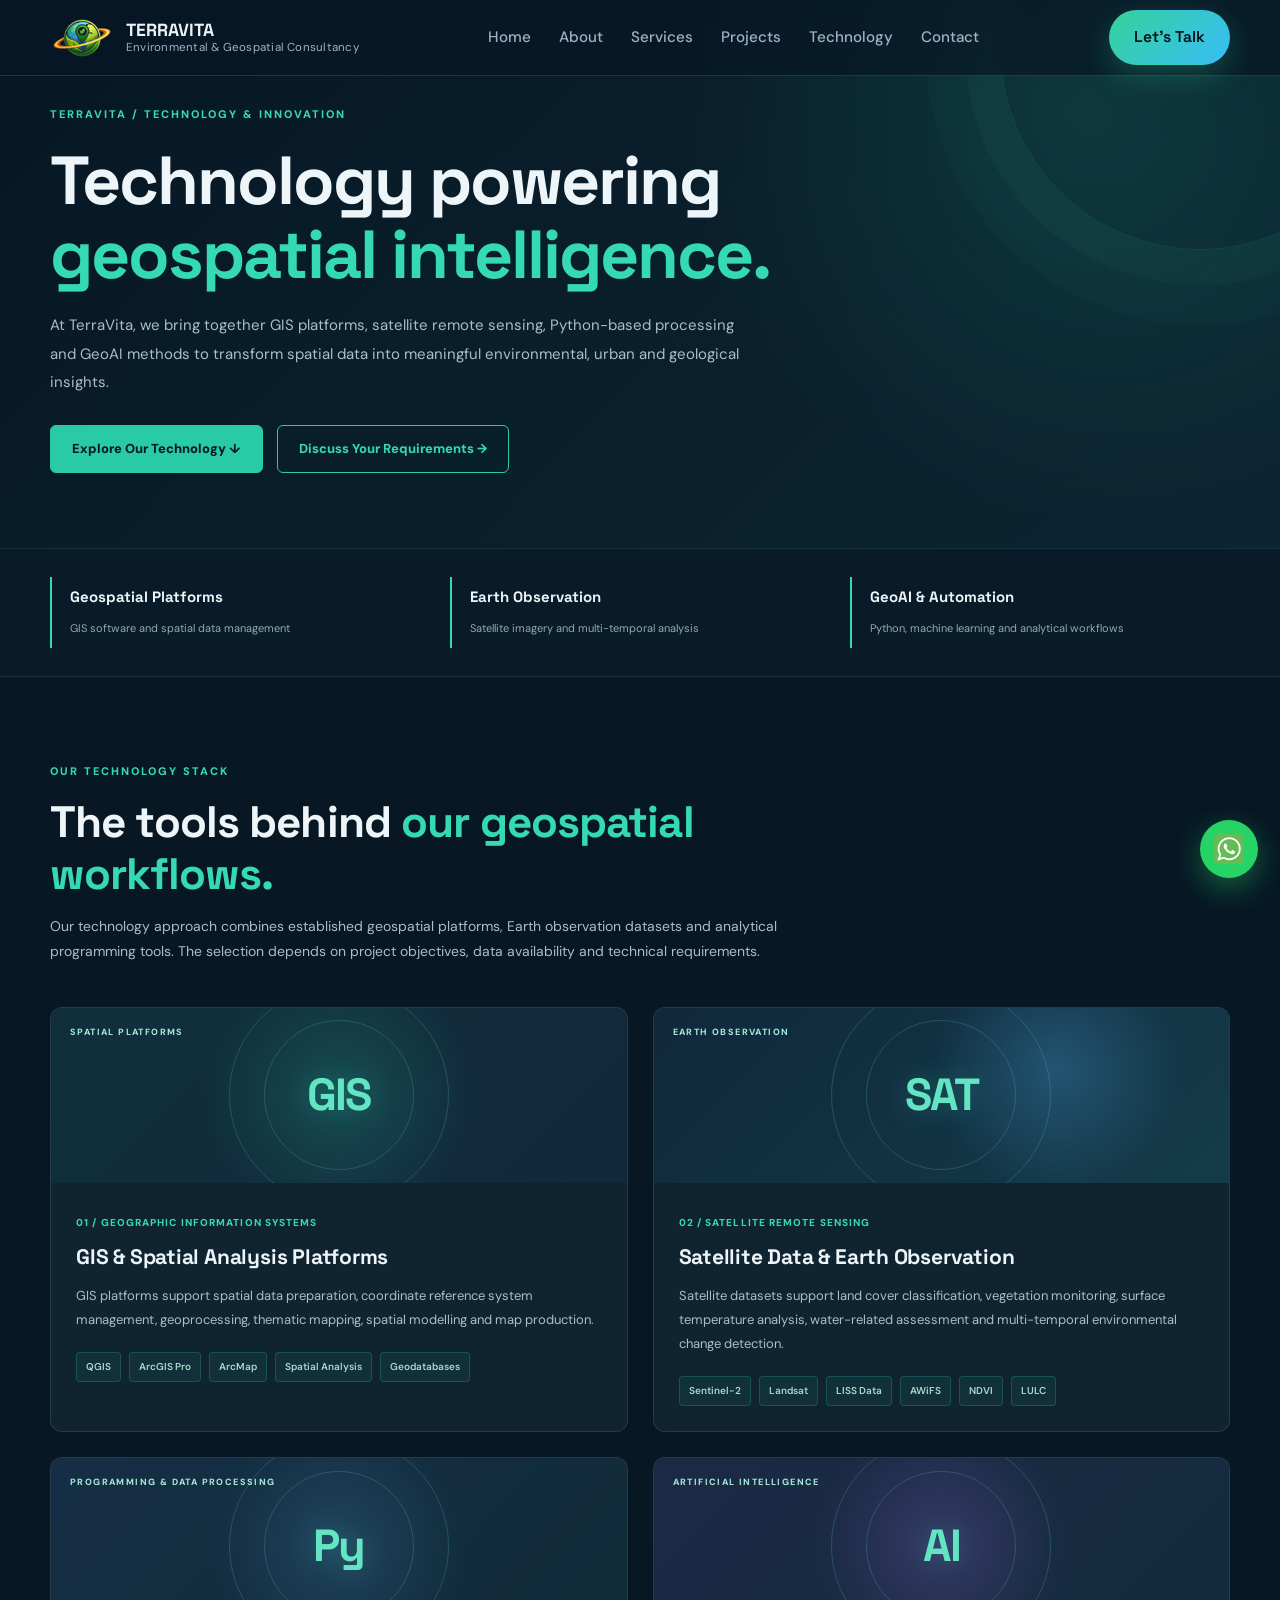
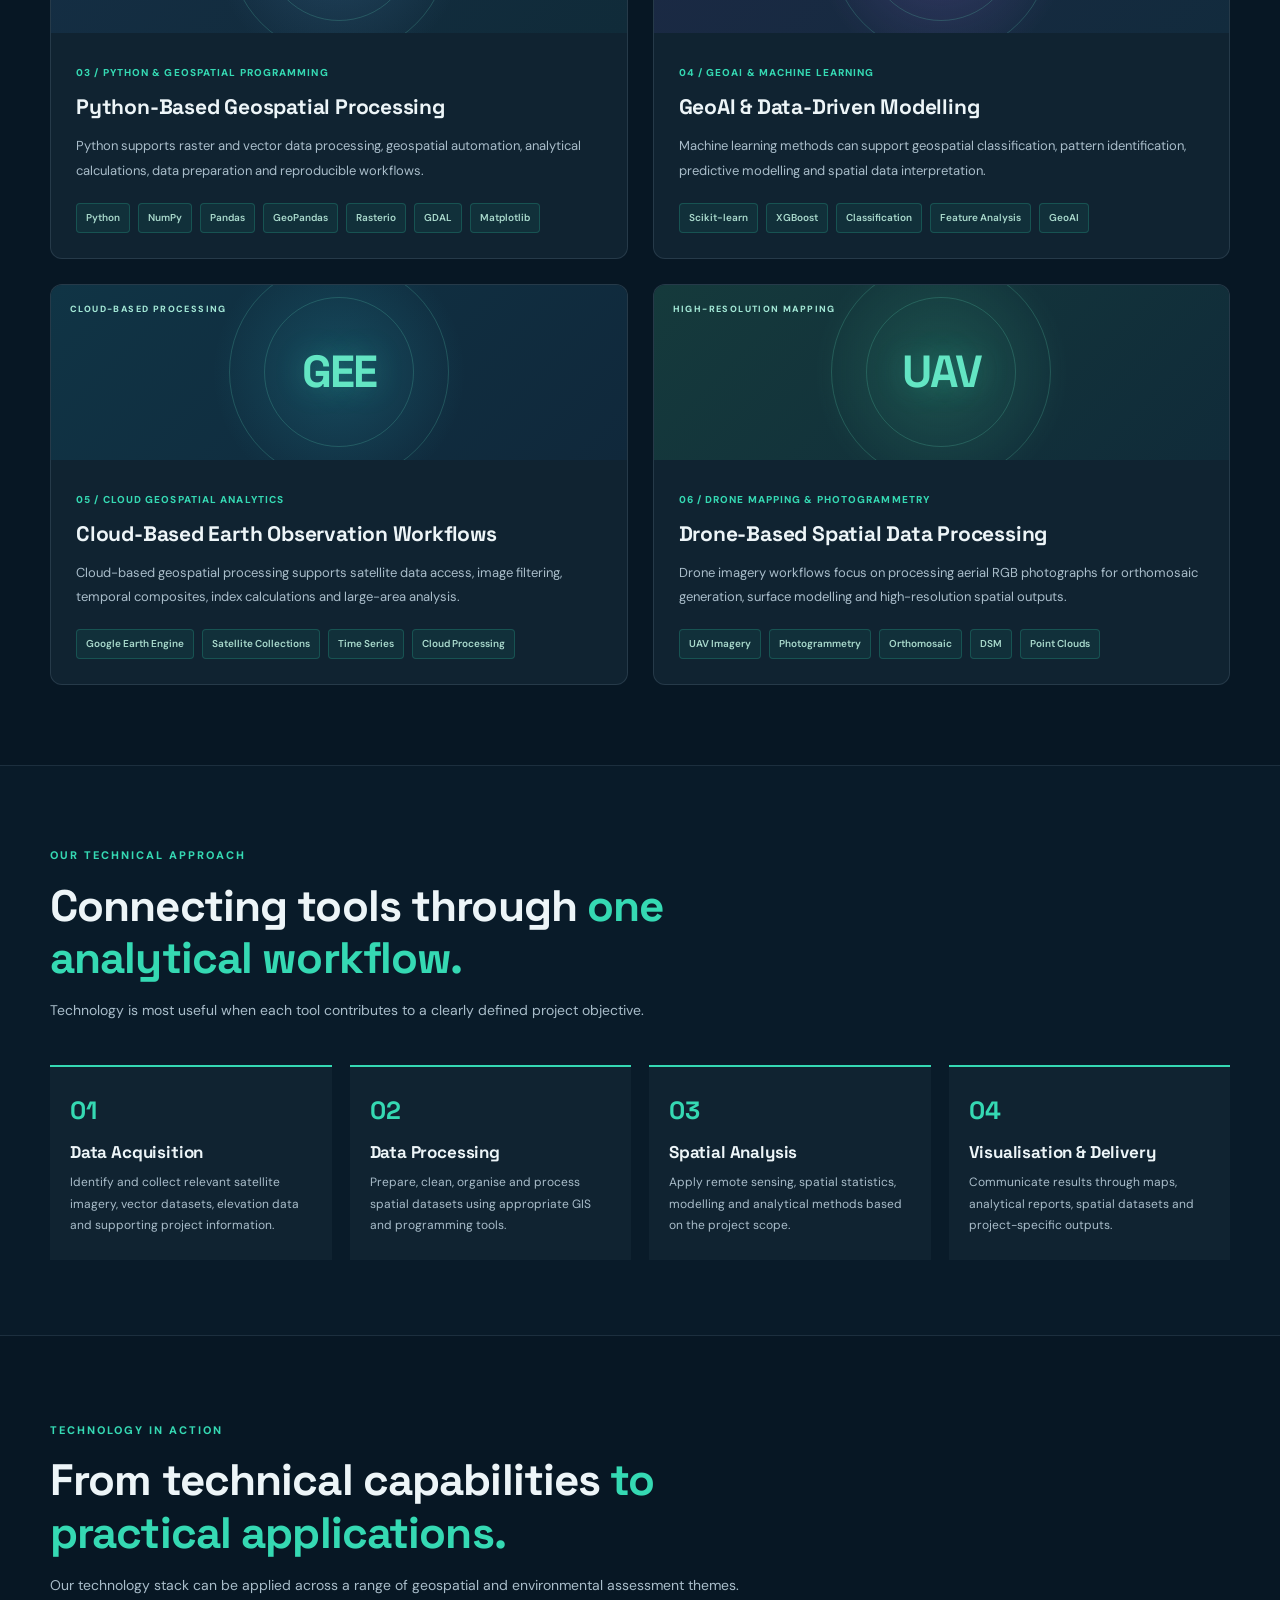
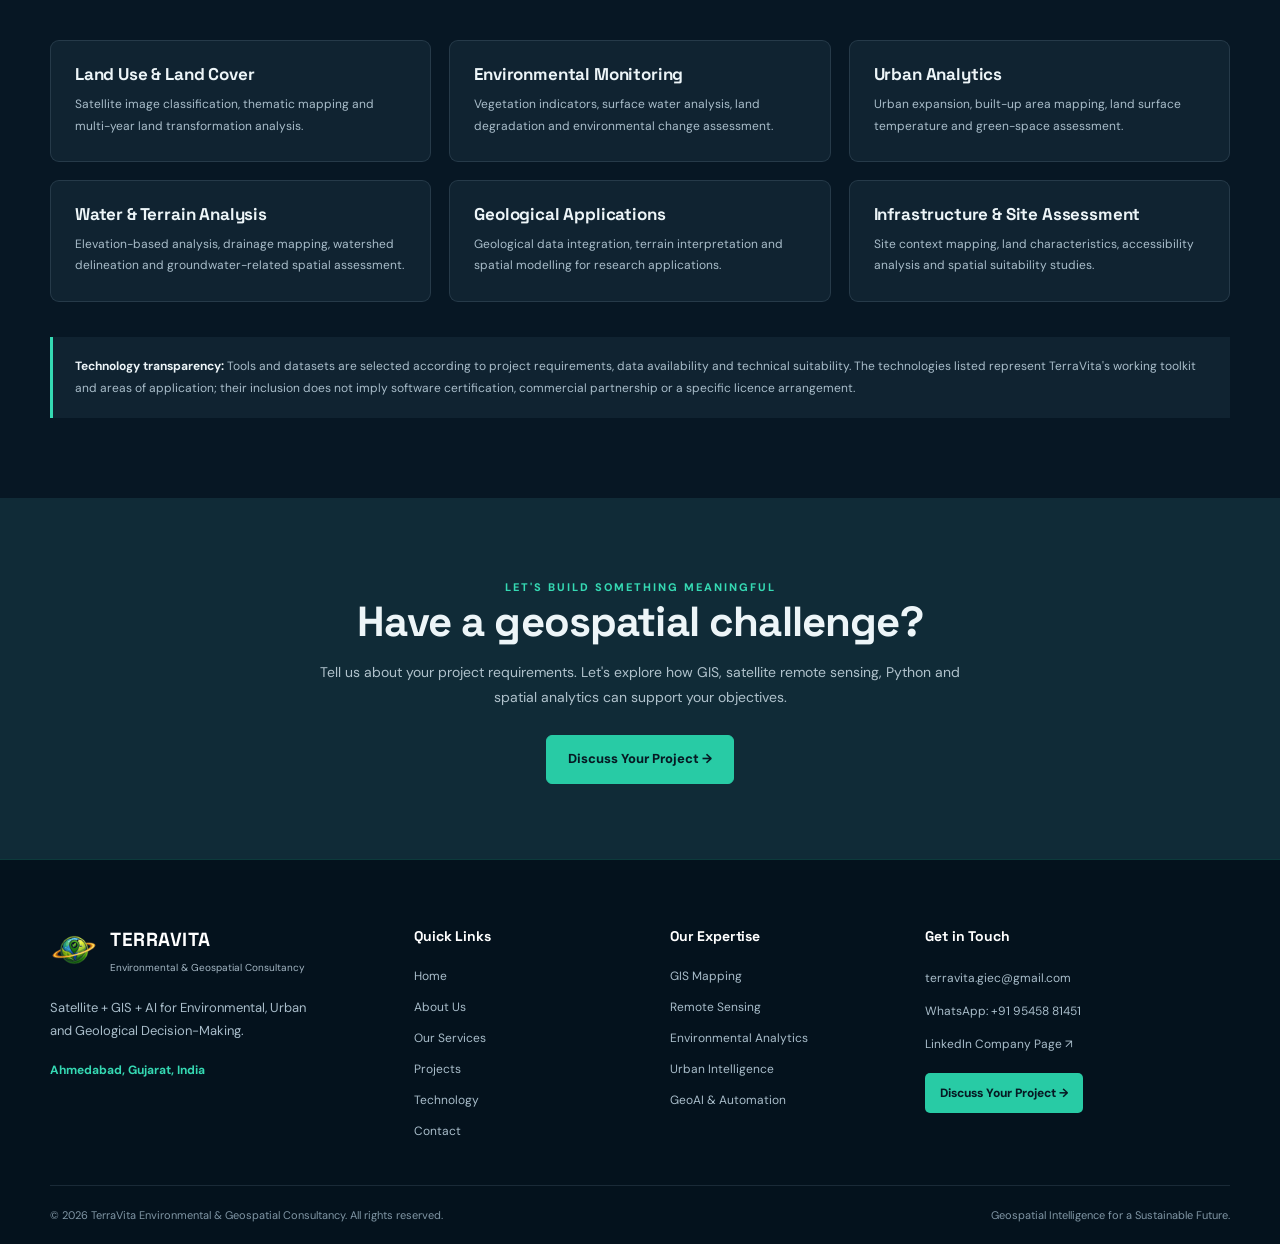
<file: technology.html>
<!DOCTYPE html>
<html lang="en">
<head>
  <meta charset="UTF-8">
  <meta name="viewport" content="width=device-width, initial-scale=1.0">
  <meta name="theme-color" content="#071724">

  <meta name="description" content="Explore TerraVita's geospatial technology stack, including GIS platforms, satellite remote sensing, Python, GeoAI, spatial analytics and drone mapping workflows.">

  <title>Technology | TerraVita</title>

  <link rel="preconnect" href="https://fonts.googleapis.com">
  <link rel="preconnect" href="https://fonts.gstatic.com" crossorigin>

  <link href="https://fonts.googleapis.com/css2?family=DM+Sans:wght@400;500;600;700;800&family=Space+Grotesk:wght@400;500;600;700&display=swap" rel="stylesheet">

  <link rel="icon" href="images/favicon.png">
  <link rel="stylesheet" href="css/style.css">

  <style>
    /* =====================================
       TERRAVITA TECHNOLOGY PAGE
    ===================================== */

    .tv-technology-page {
      background: #071724;
      color: #edf5f8;
      font-family: 'DM Sans', sans-serif;
      min-height: 100vh;
    }

    .tv-technology-page *,
    .tv-technology-page *::before,
    .tv-technology-page *::after {
      box-sizing: border-box;
    }

    /* HERO */

    .tv-tech-hero {
      position: relative;
      overflow: hidden;
      padding: 100px 0 75px;
      background:
        radial-gradient(circle at 85% 20%, rgba(36,203,165,.14), transparent 35%),
        linear-gradient(135deg, #071724, #0c2532);
    }

    .tv-tech-hero::after {
      content: "";
      position: absolute;
      width: 400px;
      height: 400px;
      right: -120px;
      top: -150px;
      border: 1px solid rgba(53,217,179,.13);
      border-radius: 50%;
      box-shadow:
        0 0 0 35px rgba(53,217,179,.035),
        0 0 0 75px rgba(53,217,179,.025);
      pointer-events: none;
    }

    .tv-tech-eyebrow {
      color: #35d9b3;
      font-size: 11px;
      font-weight: 800;
      letter-spacing: 2px;
      text-transform: uppercase;
    }

    .tv-tech-hero h1 {
      max-width: 850px;
      margin: 18px 0;
      font-family: 'Space Grotesk', sans-serif;
      font-size: clamp(38px, 6vw, 68px);
      line-height: 1.1;
      letter-spacing: -2px;
    }

    .tv-tech-hero h1 span {
      color: #35d9b3;
    }

    .tv-tech-hero p {
      max-width: 700px;
      color: #a9bdca;
      font-size: 15px;
      line-height: 1.9;
    }

    .tv-tech-hero-actions {
      display: flex;
      flex-wrap: wrap;
      gap: 14px;
      margin-top: 28px;
    }

    .tv-tech-button {
      display: inline-block;
      padding: 13px 21px;
      border: 1px solid #28cba5;
      border-radius: 6px;
      background: #28cba5;
      color: #061923;
      font-size: 13px;
      font-weight: 800;
      text-decoration: none;
      transition: .2s ease;
    }

    .tv-tech-button:hover {
      background: #70e8cb;
      border-color: #70e8cb;
    }

    .tv-tech-button-outline {
      background: transparent;
      color: #35d9b3;
    }

    .tv-tech-button-outline:hover {
      background: rgba(53,217,179,.1);
      color: #70e8cb;
    }

    /* INTRO STRIP */

    .tv-tech-intro {
      padding: 28px 0;
      border-top: 1px solid rgba(160,190,210,.12);
      border-bottom: 1px solid rgba(160,190,210,.12);
      background: #091b29;
    }

    .tv-tech-intro-grid {
      display: grid;
      grid-template-columns: repeat(3, 1fr);
      gap: 20px;
    }

    .tv-tech-intro-item {
      padding: 8px 18px;
      border-left: 2px solid #35d9b3;
    }

    .tv-tech-intro-item strong {
      display: block;
      margin-bottom: 5px;
      color: #edf5f8;
      font-family: 'Space Grotesk', sans-serif;
      font-size: 15px;
    }

    .tv-tech-intro-item span {
      color: #91a8b6;
      font-size: 11px;
      line-height: 1.6;
    }

    /* TECHNOLOGY SECTION */

    .tv-tech-section {
      padding: 80px 0;
      background: #071724;
    }

    .tv-tech-heading {
      max-width: 750px;
      margin-bottom: 42px;
    }

    .tv-tech-heading h2 {
      margin: 13px 0;
      font-family: 'Space Grotesk', sans-serif;
      font-size: clamp(29px, 4vw, 44px);
      line-height: 1.2;
    }

    .tv-tech-heading h2 span {
      color: #35d9b3;
    }

    .tv-tech-heading p {
      color: #a9bdca;
      font-size: 14px;
      line-height: 1.8;
    }

    /* TECHNOLOGY GRID */

    .tv-tech-grid {
      display: grid;
      grid-template-columns: repeat(2, minmax(0, 1fr));
      gap: 25px;
    }

    .tv-tech-card {
      overflow: hidden;
      border: 1px solid rgba(160,190,210,.15);
      border-radius: 12px;
      background: #102331;
      transition: transform .25s ease, border-color .25s ease;
    }

    .tv-tech-card:hover {
      transform: translateY(-5px);
      border-color: rgba(53,217,179,.5);
    }

    /* CARD TOP VISUAL */

    .tv-tech-visual {
      position: relative;
      min-height: 175px;
      overflow: hidden;
      padding: 22px;
      display: flex;
      align-items: center;
      justify-content: center;
      isolation: isolate;
    }

    .tv-tech-visual::before,
    .tv-tech-visual::after {
      content: "";
      position: absolute;
      border: 1px solid rgba(100,230,193,.2);
      border-radius: 50%;
      pointer-events: none;
    }

    .tv-tech-visual::before {
      width: 220px;
      height: 220px;
    }

    .tv-tech-visual::after {
      width: 150px;
      height: 150px;
    }

    .tv-tech-visual-label {
      position: absolute;
      top: 17px;
      left: 19px;
      z-index: 2;
      color: #a4e9d7;
      font-size: 9px;
      font-weight: 800;
      letter-spacing: 1.4px;
    }

    .tv-tech-symbol {
      position: relative;
      z-index: 2;
      color: #63e5c3;
      font-family: 'Space Grotesk', sans-serif;
      font-size: 45px;
      font-weight: 700;
      letter-spacing: -2px;
      text-shadow: 0 0 30px rgba(53,217,179,.3);
    }

    /* VISUAL THEMES */

    .tv-tech-gis {
      background:
        radial-gradient(circle at 50% 50%, rgba(45,193,164,.22), transparent 45%),
        linear-gradient(135deg, #102f3b, #12283b);
    }

    .tv-tech-satellite {
      background:
        radial-gradient(circle at 70% 35%, rgba(68,159,216,.3), transparent 30%),
        linear-gradient(135deg, #10283c, #153b4a);
    }

    .tv-tech-python {
      background:
        radial-gradient(circle at 50% 50%, rgba(88,151,205,.22), transparent 42%),
        linear-gradient(135deg, #152e45, #102b39);
    }

    .tv-tech-ai {
      background:
        radial-gradient(circle at 50% 50%, rgba(146,103,214,.25), transparent 42%),
        linear-gradient(135deg, #1c2945, #122b3d);
    }

    .tv-tech-cloud {
      background:
        radial-gradient(circle at 50% 50%, rgba(49,190,215,.2), transparent 42%),
        linear-gradient(135deg, #103445, #10283b);
    }

    .tv-tech-drone {
      background:
        radial-gradient(circle at 50% 50%, rgba(67,207,156,.2), transparent 42%),
        linear-gradient(135deg, #153a3c, #102b39);
    }

    /* CARD CONTENT */

    .tv-tech-content {
      padding: 25px;
    }

    .tv-tech-category {
      display: inline-block;
      margin-bottom: 12px;
      color: #35d9b3;
      font-size: 10px;
      font-weight: 800;
      letter-spacing: 1.1px;
    }

    .tv-tech-content h3 {
      margin: 0 0 13px;
      color: #edf5f8;
      font-family: 'Space Grotesk', sans-serif;
      font-size: 21px;
      line-height: 1.35;
    }

    .tv-tech-content p {
      margin: 0;
      color: #a9bdca;
      font-size: 13px;
      line-height: 1.85;
    }

    .tv-tech-tags {
      display: flex;
      flex-wrap: wrap;
      gap: 8px;
      margin-top: 20px;
    }

    .tv-tech-tags span {
      padding: 6px 9px;
      border: 1px solid rgba(53,217,179,.2);
      border-radius: 4px;
      background: rgba(53,217,179,.07);
      color: #a9d9cc;
      font-size: 10px;
      font-weight: 600;
    }

    /* WORKFLOW SECTION */

    .tv-tech-workflow {
      padding: 75px 0;
      background: #091b29;
      border-top: 1px solid rgba(160,190,210,.12);
      border-bottom: 1px solid rgba(160,190,210,.12);
    }

    .tv-tech-workflow-grid {
      display: grid;
      grid-template-columns: repeat(4, 1fr);
      gap: 18px;
    }

    .tv-tech-workflow-card {
      padding: 23px 20px;
      border-top: 2px solid #35d9b3;
      background: #102331;
    }

    .tv-tech-workflow-card span {
      color: #35d9b3;
      font-family: 'Space Grotesk', sans-serif;
      font-size: 25px;
      font-weight: 700;
    }

    .tv-tech-workflow-card h3 {
      margin: 13px 0 10px;
      color: #edf5f8;
      font-family: 'Space Grotesk', sans-serif;
      font-size: 17px;
    }

    .tv-tech-workflow-card p {
      margin: 0;
      color: #a9bdca;
      font-size: 12px;
      line-height: 1.8;
    }

    /* APPLICATION AREAS */

    .tv-tech-applications {
      padding: 80px 0;
      background: #071724;
    }

    .tv-tech-app-grid {
      display: grid;
      grid-template-columns: repeat(3, 1fr);
      gap: 18px;
    }

    .tv-tech-app-card {
      padding: 24px;
      border: 1px solid rgba(160,190,210,.15);
      border-radius: 9px;
      background: #102331;
      transition: .25s ease;
    }

    .tv-tech-app-card:hover {
      border-color: rgba(53,217,179,.5);
      transform: translateY(-4px);
    }

    .tv-tech-app-card h3 {
      margin: 0 0 10px;
      color: #edf5f8;
      font-family: 'Space Grotesk', sans-serif;
      font-size: 17px;
    }

    .tv-tech-app-card p {
      margin: 0;
      color: #a9bdca;
      font-size: 12px;
      line-height: 1.8;
    }

    /* TECHNOLOGY NOTE */

    .tv-tech-note {
      margin-top: 35px;
      padding: 19px 22px;
      border-left: 3px solid #35d9b3;
      background: #102331;
      color: #a9bdca;
      font-size: 12px;
      line-height: 1.8;
    }

    .tv-tech-note strong {
      color: #edf5f8;
    }

    /* CTA */

    .tv-tech-cta {
      padding: 75px 20px;
      text-align: center;
      background: #102b37;
    }

    .tv-tech-cta h2 {
      margin: 0 0 15px;
      font-family: 'Space Grotesk', sans-serif;
      font-size: clamp(28px, 4vw, 42px);
    }

    .tv-tech-cta p {
      max-width: 650px;
      margin: 0 auto 25px;
      color: #b0c2cc;
      font-size: 14px;
      line-height: 1.8;
    }

    /* RESPONSIVE */

    @media(max-width: 900px) {
      .tv-tech-workflow-grid {
        grid-template-columns: repeat(2, 1fr);
      }

      .tv-tech-app-grid {
        grid-template-columns: repeat(2, 1fr);
      }
    }

    @media(max-width: 650px) {
      .tv-tech-hero {
        padding: 70px 0 55px;
      }

      .tv-tech-hero h1 {
        letter-spacing: -1px;
      }

      .tv-tech-section,
      .tv-tech-applications {
        padding: 55px 0;
      }

      .tv-tech-grid {
        grid-template-columns: 1fr;
      }

      .tv-tech-intro-grid {
        grid-template-columns: 1fr;
        gap: 15px;
      }

      .tv-tech-visual {
        min-height: 155px;
      }

      .tv-tech-content {
        padding: 23px;
      }

      .tv-tech-workflow-grid,
      .tv-tech-app-grid {
        grid-template-columns: 1fr;
      }
    }

  </style>
</head>

<body>

<div class="tv-technology-page">

  <!-- HEADER -->

  <header class="site-header">
    <div class="container nav-wrap">

      <a href="index.html" class="brand">
        <img src="images/favicon-64.png" alt="TerraVita Logo">

        <span class="brand-copy">
          <strong>TERRAVITA</strong>
          <small>Environmental & Geospatial Consultancy</small>
        </span>
      </a>

      <nav class="main-nav">
        <a href="index.html">Home</a>
        <a href="about.html">About</a>
        <a href="services.html">Services</a>
        <a href="projects.html">Projects</a>
        <a href="technology.html" aria-current="page">Technology</a>
        <a href="contact.html">Contact</a>
      </nav>

      <a href="contact.html" class="btn btn-primary">
        Let's Talk
      </a>

    </div>
  </header>

  <main>

    <!-- HERO -->

    <section class="tv-tech-hero">
      <div class="container">

        <span class="tv-tech-eyebrow">
          TERRAVITA / TECHNOLOGY & INNOVATION
        </span>

        <h1>
          Technology powering
          <span>geospatial intelligence.</span>
        </h1>

        <p>
          At TerraVita, we bring together GIS platforms, satellite
          remote sensing, Python-based processing and GeoAI methods
          to transform spatial data into meaningful environmental,
          urban and geological insights.
        </p>

        <div class="tv-tech-hero-actions">
          <a href="#technology" class="tv-tech-button">
            Explore Our Technology ↓
          </a>

          <a href="contact.html" class="tv-tech-button tv-tech-button-outline">
            Discuss Your Requirements →
          </a>
        </div>

      </div>
    </section>

    <!-- INTRO STRIP -->

    <section class="tv-tech-intro">
      <div class="container">

        <div class="tv-tech-intro-grid">

          <div class="tv-tech-intro-item">
            <strong>Geospatial Platforms</strong>
            <span>GIS software and spatial data management</span>
          </div>

          <div class="tv-tech-intro-item">
            <strong>Earth Observation</strong>
            <span>Satellite imagery and multi-temporal analysis</span>
          </div>

          <div class="tv-tech-intro-item">
            <strong>GeoAI & Automation</strong>
            <span>Python, machine learning and analytical workflows</span>
          </div>

        </div>

      </div>
    </section>

    <!-- TECHNOLOGY STACK -->

    <section class="tv-tech-section" id="technology">
      <div class="container">

        <div class="tv-tech-heading">

          <span class="tv-tech-eyebrow">
            OUR TECHNOLOGY STACK
          </span>

          <h2>
            The tools behind
            <span>our geospatial workflows.</span>
          </h2>

          <p>
            Our technology approach combines established geospatial
            platforms, Earth observation datasets and analytical
            programming tools. The selection depends on project
            objectives, data availability and technical requirements.
          </p>

        </div>

        <div class="tv-tech-grid">

          <!-- TECHNOLOGY 01 -->

          <article class="tv-tech-card">

            <div class="tv-tech-visual tv-tech-gis">

              <span class="tv-tech-visual-label">
                SPATIAL PLATFORMS
              </span>

              <span class="tv-tech-symbol">GIS</span>

            </div>

            <div class="tv-tech-content">

              <span class="tv-tech-category">
                01 / GEOGRAPHIC INFORMATION SYSTEMS
              </span>

              <h3>
                GIS & Spatial Analysis Platforms
              </h3>

              <p>
                GIS platforms support spatial data preparation,
                coordinate reference system management, geoprocessing,
                thematic mapping, spatial modelling and map production.
              </p>

              <div class="tv-tech-tags">
                <span>QGIS</span>
                <span>ArcGIS Pro</span>
                <span>ArcMap</span>
                <span>Spatial Analysis</span>
                <span>Geodatabases</span>
              </div>

            </div>
          </article>

          <!-- TECHNOLOGY 02 -->

          <article class="tv-tech-card">

            <div class="tv-tech-visual tv-tech-satellite">

              <span class="tv-tech-visual-label">
                EARTH OBSERVATION
              </span>

              <span class="tv-tech-symbol">SAT</span>

            </div>

            <div class="tv-tech-content">

              <span class="tv-tech-category">
                02 / SATELLITE REMOTE SENSING
              </span>

              <h3>
                Satellite Data & Earth Observation
              </h3>

              <p>
                Satellite datasets support land cover classification,
                vegetation monitoring, surface temperature analysis,
                water-related assessment and multi-temporal
                environmental change detection.
              </p>

              <div class="tv-tech-tags">
                <span>Sentinel-2</span>
                <span>Landsat</span>
                <span>LISS Data</span>
                <span>AWiFS</span>
                <span>NDVI</span>
                <span>LULC</span>
              </div>

            </div>
          </article>

          <!-- TECHNOLOGY 03 -->

          <article class="tv-tech-card">

            <div class="tv-tech-visual tv-tech-python">

              <span class="tv-tech-visual-label">
                PROGRAMMING & DATA PROCESSING
              </span>

              <span class="tv-tech-symbol">Py</span>

            </div>

            <div class="tv-tech-content">

              <span class="tv-tech-category">
                03 / PYTHON & GEOSPATIAL PROGRAMMING
              </span>

              <h3>
                Python-Based Geospatial Processing
              </h3>

              <p>
                Python supports raster and vector data processing,
                geospatial automation, analytical calculations,
                data preparation and reproducible workflows.
              </p>

              <div class="tv-tech-tags">
                <span>Python</span>
                <span>NumPy</span>
                <span>Pandas</span>
                <span>GeoPandas</span>
                <span>Rasterio</span>
                <span>GDAL</span>
                <span>Matplotlib</span>
              </div>

            </div>
          </article>

          <!-- TECHNOLOGY 04 -->

          <article class="tv-tech-card">

            <div class="tv-tech-visual tv-tech-ai">

              <span class="tv-tech-visual-label">
                ARTIFICIAL INTELLIGENCE
              </span>

              <span class="tv-tech-symbol">AI</span>

            </div>

            <div class="tv-tech-content">

              <span class="tv-tech-category">
                04 / GEOAI & MACHINE LEARNING
              </span>

              <h3>
                GeoAI & Data-Driven Modelling
              </h3>

              <p>
                Machine learning methods can support geospatial
                classification, pattern identification, predictive
                modelling and spatial data interpretation.
              </p>

              <div class="tv-tech-tags">
                <span>Scikit-learn</span>
                <span>XGBoost</span>
                <span>Classification</span>
                <span>Feature Analysis</span>
                <span>GeoAI</span>
              </div>

            </div>
          </article>

          <!-- TECHNOLOGY 05 -->

          <article class="tv-tech-card">

            <div class="tv-tech-visual tv-tech-cloud">

              <span class="tv-tech-visual-label">
                CLOUD-BASED PROCESSING
              </span>

              <span class="tv-tech-symbol">GEE</span>

            </div>

            <div class="tv-tech-content">

              <span class="tv-tech-category">
                05 / CLOUD GEOSPATIAL ANALYTICS
              </span>

              <h3>
                Cloud-Based Earth Observation Workflows
              </h3>

              <p>
                Cloud-based geospatial processing supports satellite
                data access, image filtering, temporal composites,
                index calculations and large-area analysis.
              </p>

              <div class="tv-tech-tags">
                <span>Google Earth Engine</span>
                <span>Satellite Collections</span>
                <span>Time Series</span>
                <span>Cloud Processing</span>
              </div>

            </div>
          </article>

          <!-- TECHNOLOGY 06 -->

          <article class="tv-tech-card">

            <div class="tv-tech-visual tv-tech-drone">

              <span class="tv-tech-visual-label">
                HIGH-RESOLUTION MAPPING
              </span>

              <span class="tv-tech-symbol">UAV</span>

            </div>

            <div class="tv-tech-content">

              <span class="tv-tech-category">
                06 / DRONE MAPPING & PHOTOGRAMMETRY
              </span>

              <h3>
                Drone-Based Spatial Data Processing
              </h3>

              <p>
                Drone imagery workflows focus on processing aerial
                RGB photographs for orthomosaic generation,
                surface modelling and high-resolution spatial outputs.
              </p>

              <div class="tv-tech-tags">
                <span>UAV Imagery</span>
                <span>Photogrammetry</span>
                <span>Orthomosaic</span>
                <span>DSM</span>
                <span>Point Clouds</span>
              </div>

            </div>
          </article>

        </div>

      </div>
    </section>

    <!-- WORKFLOW -->

    <section class="tv-tech-workflow">
      <div class="container">

        <div class="tv-tech-heading">

          <span class="tv-tech-eyebrow">
            OUR TECHNICAL APPROACH
          </span>

          <h2>
            Connecting tools through
            <span>one analytical workflow.</span>
          </h2>

          <p>
            Technology is most useful when each tool contributes
            to a clearly defined project objective.
          </p>

        </div>

        <div class="tv-tech-workflow-grid">

          <div class="tv-tech-workflow-card">
            <span>01</span>
            <h3>Data Acquisition</h3>
            <p>
              Identify and collect relevant satellite imagery,
              vector datasets, elevation data and supporting
              project information.
            </p>
          </div>

          <div class="tv-tech-workflow-card">
            <span>02</span>
            <h3>Data Processing</h3>
            <p>
              Prepare, clean, organise and process spatial datasets
              using appropriate GIS and programming tools.
            </p>
          </div>

          <div class="tv-tech-workflow-card">
            <span>03</span>
            <h3>Spatial Analysis</h3>
            <p>
              Apply remote sensing, spatial statistics, modelling
              and analytical methods based on the project scope.
            </p>
          </div>

          <div class="tv-tech-workflow-card">
            <span>04</span>
            <h3>Visualisation & Delivery</h3>
            <p>
              Communicate results through maps, analytical reports,
              spatial datasets and project-specific outputs.
            </p>
          </div>

        </div>

      </div>
    </section>

    <!-- APPLICATIONS -->

    <section class="tv-tech-applications">
      <div class="container">

        <div class="tv-tech-heading">

          <span class="tv-tech-eyebrow">
            TECHNOLOGY IN ACTION
          </span>

          <h2>
            From technical capabilities
            <span>to practical applications.</span>
          </h2>

          <p>
            Our technology stack can be applied across a range
            of geospatial and environmental assessment themes.
          </p>

        </div>

        <div class="tv-tech-app-grid">

          <div class="tv-tech-app-card">
            <h3>Land Use & Land Cover</h3>
            <p>
              Satellite image classification, thematic mapping
              and multi-year land transformation analysis.
            </p>
          </div>

          <div class="tv-tech-app-card">
            <h3>Environmental Monitoring</h3>
            <p>
              Vegetation indicators, surface water analysis,
              land degradation and environmental change assessment.
            </p>
          </div>

          <div class="tv-tech-app-card">
            <h3>Urban Analytics</h3>
            <p>
              Urban expansion, built-up area mapping,
              land surface temperature and green-space assessment.
            </p>
          </div>

          <div class="tv-tech-app-card">
            <h3>Water & Terrain Analysis</h3>
            <p>
              Elevation-based analysis, drainage mapping,
              watershed delineation and groundwater-related
              spatial assessment.
            </p>
          </div>

          <div class="tv-tech-app-card">
            <h3>Geological Applications</h3>
            <p>
              Geological data integration, terrain interpretation
              and spatial modelling for research applications.
            </p>
          </div>

          <div class="tv-tech-app-card">
            <h3>Infrastructure & Site Assessment</h3>
            <p>
              Site context mapping, land characteristics,
              accessibility analysis and spatial suitability studies.
            </p>
          </div>

        </div>

        <div class="tv-tech-note">
          <strong>Technology transparency:</strong>
          Tools and datasets are selected according to project
          requirements, data availability and technical suitability.
          The technologies listed represent TerraVita's working
          toolkit and areas of application; their inclusion does not
          imply software certification, commercial partnership
          or a specific licence arrangement.
        </div>

      </div>
    </section>

    <!-- CTA -->

    <section class="tv-tech-cta">

      <span class="tv-tech-eyebrow">
        LET'S BUILD SOMETHING MEANINGFUL
      </span>

      <h2>
        Have a geospatial challenge?
      </h2>

      <p>
        Tell us about your project requirements. Let's explore
        how GIS, satellite remote sensing, Python and spatial
        analytics can support your objectives.
      </p>

      <a href="contact.html" class="tv-tech-button">
        Discuss Your Project →
      </a>

    </section>

  </main>

  <!-- FOOTER -->

  <footer class="tv-footer">

    <div class="container">

      <div class="tv-footer-grid">

        <!-- BRAND -->

        <div class="tv-footer-brand">

          <a href="index.html" class="tv-footer-logo">
            <img src="images/favicon-64.png" alt="TerraVita logo">
            <span>
              <strong>TERRAVITA</strong>
              <small>Environmental & Geospatial Consultancy</small>
            </span>
          </a>

          <p>
            Satellite + GIS + AI for Environmental, Urban
            and Geological Decision-Making.
          </p>

          <span class="tv-footer-location">
            Ahmedabad, Gujarat, India
          </span>

        </div>

        <!-- QUICK LINKS -->

        <div class="tv-footer-column">
          <h3>Quick Links</h3>
          <a href="index.html#home">Home</a>
          <a href="about.html">About Us</a>
          <a href="services.html">Our Services</a>
          <a href="projects.html">Projects</a>
          <a href="technology.html">Technology</a>
          <a href="contact.html">Contact</a>
        </div>

        <!-- EXPERTISE -->

        <div class="tv-footer-column">
          <h3>Our Expertise</h3>
          <a href="services.html">GIS Mapping</a>
          <a href="services.html">Remote Sensing</a>
          <a href="services.html">Environmental Analytics</a>
          <a href="services.html">Urban Intelligence</a>
          <a href="services.html">GeoAI & Automation</a>
        </div>

        <!-- CONTACT -->

        <div class="tv-footer-column tv-footer-contact">
          <h3>Get in Touch</h3>

          <a href="mailto:terravita.giec@gmail.com">
            terravita.giec@gmail.com
          </a>

          <a href="https://wa.me/919545881451"
             target="_blank" rel="noopener noreferrer">
            WhatsApp: +91 95458 81451
          </a>

          <a href="https://www.linkedin.com/company/terravita-environmental-and-geospatial-consultant/"
             target="_blank" rel="noopener noreferrer">
            LinkedIn Company Page ↗
          </a>

          <a href="contact.html" class="tv-footer-button">
            Discuss Your Project →
          </a>

        </div>

      </div>

      <div class="tv-footer-bottom">

        <p>
          © 2026 TerraVita Environmental & Geospatial Consultancy.
          All rights reserved.
        </p>

        <p>Geospatial Intelligence for a Sustainable Future.</p>

      </div>

    </div>

  </footer>

  <!-- WHATSAPP -->

  <a
    class="whatsapp"
    href="https://wa.me/919545881451"
    target="_blank"
    rel="noopener noreferrer"
    aria-label="Chat with TerraVita on WhatsApp"
  >
    <img src="images/whatsapp-logo.png" alt="WhatsApp">
  </a>

  <script src="js/script.js"></script>

</div>

</body>
</html>
</file>
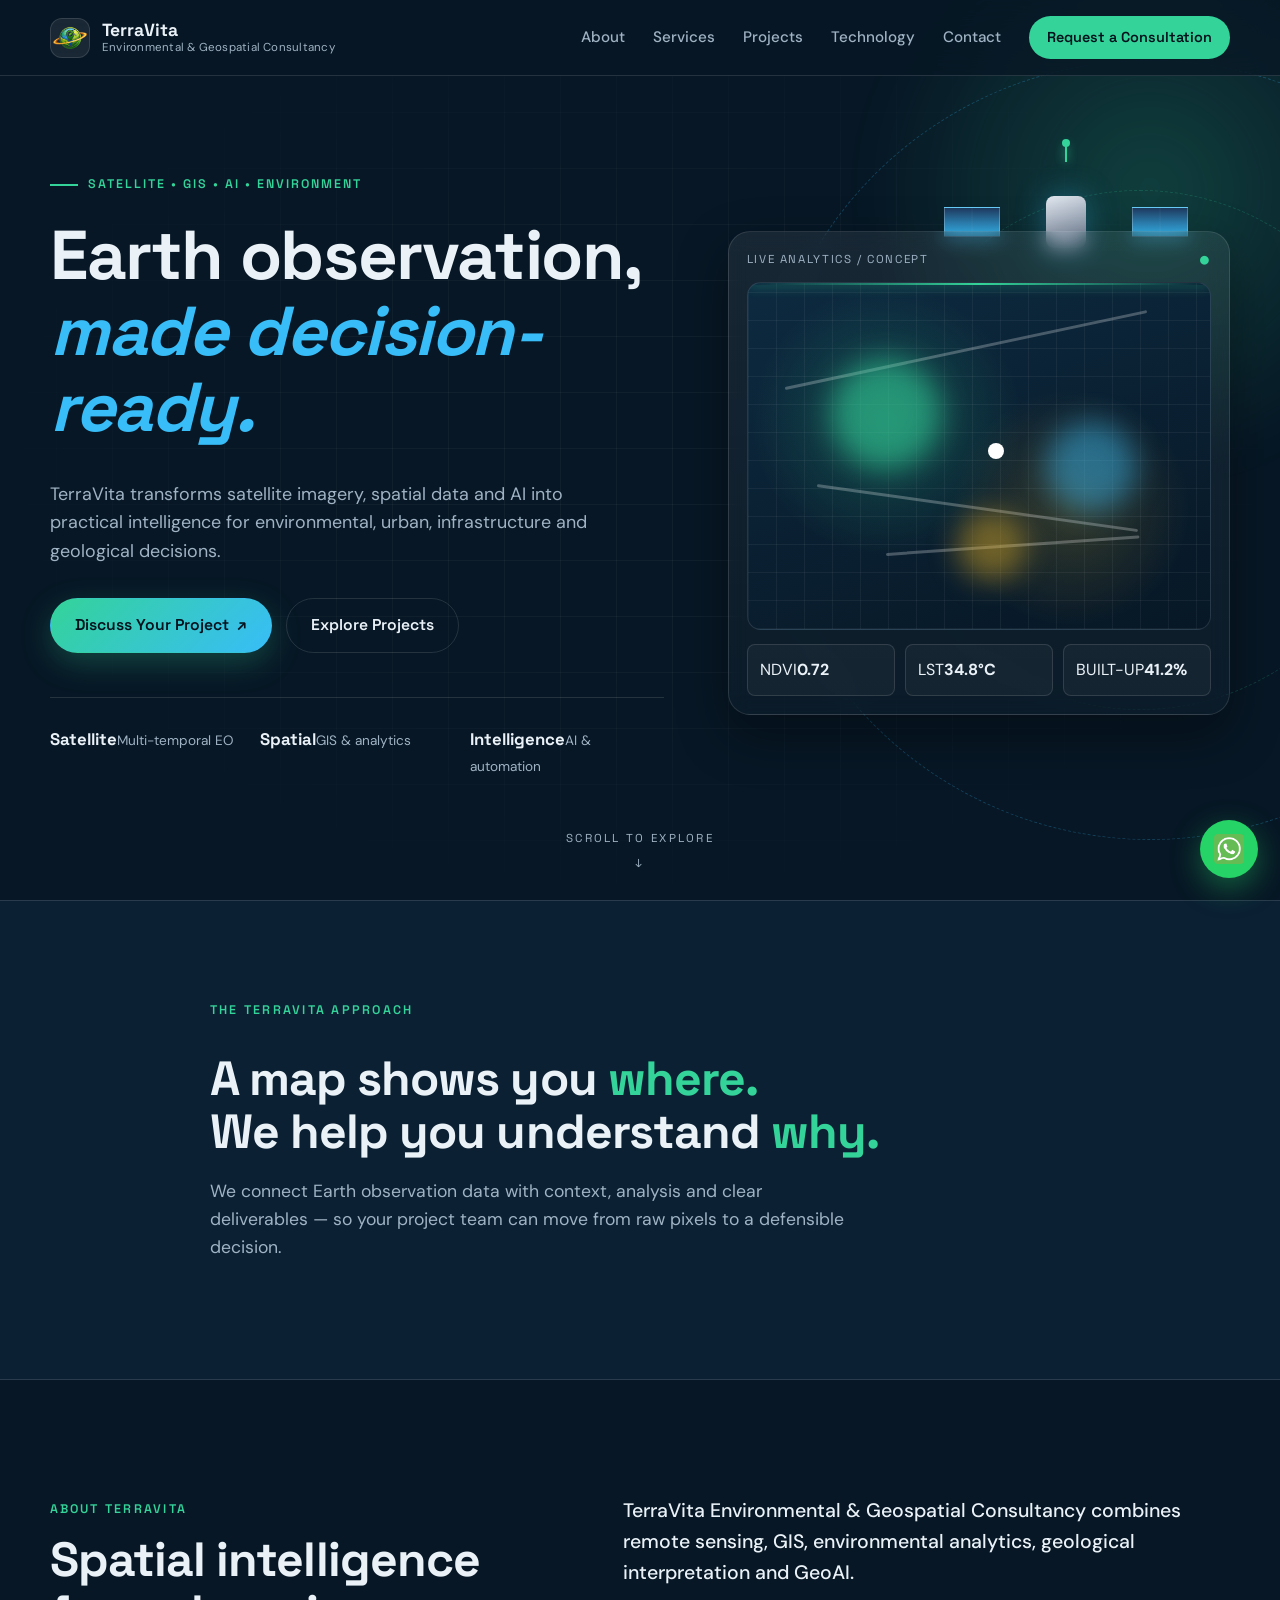
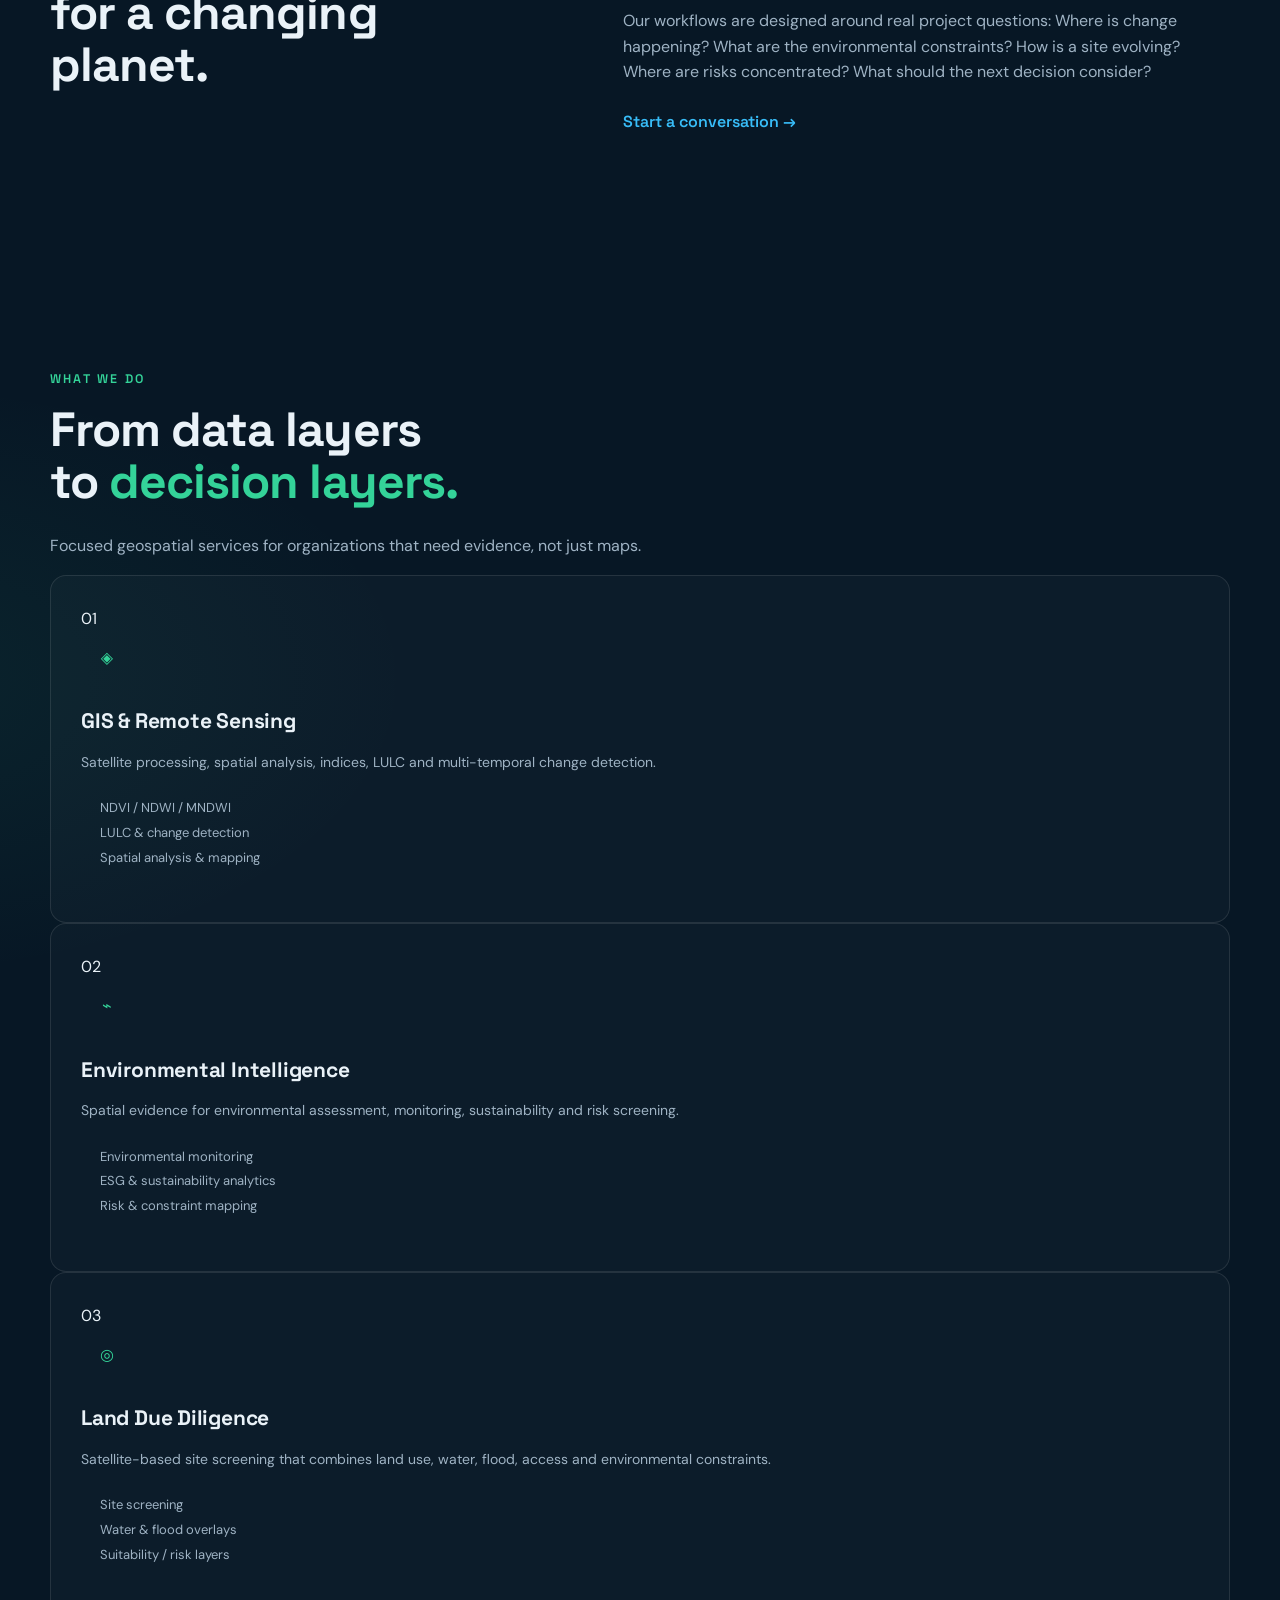
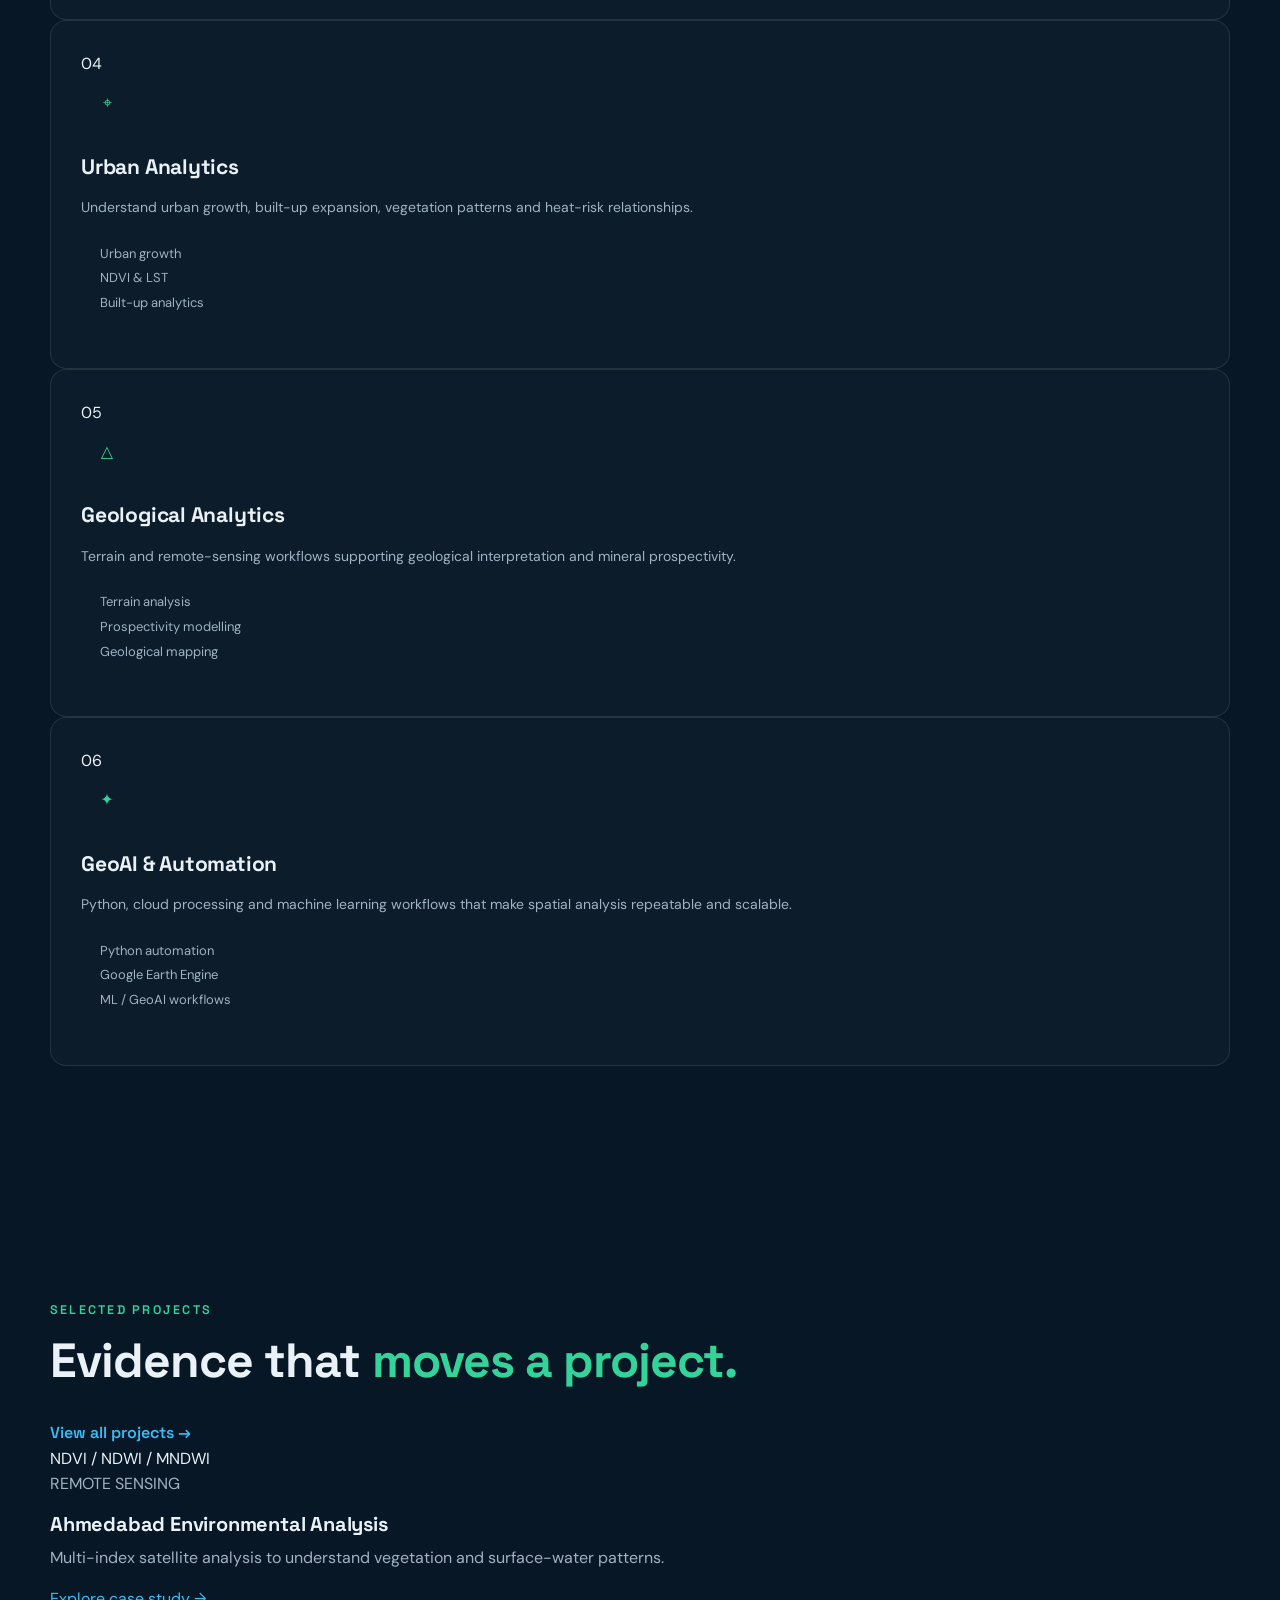
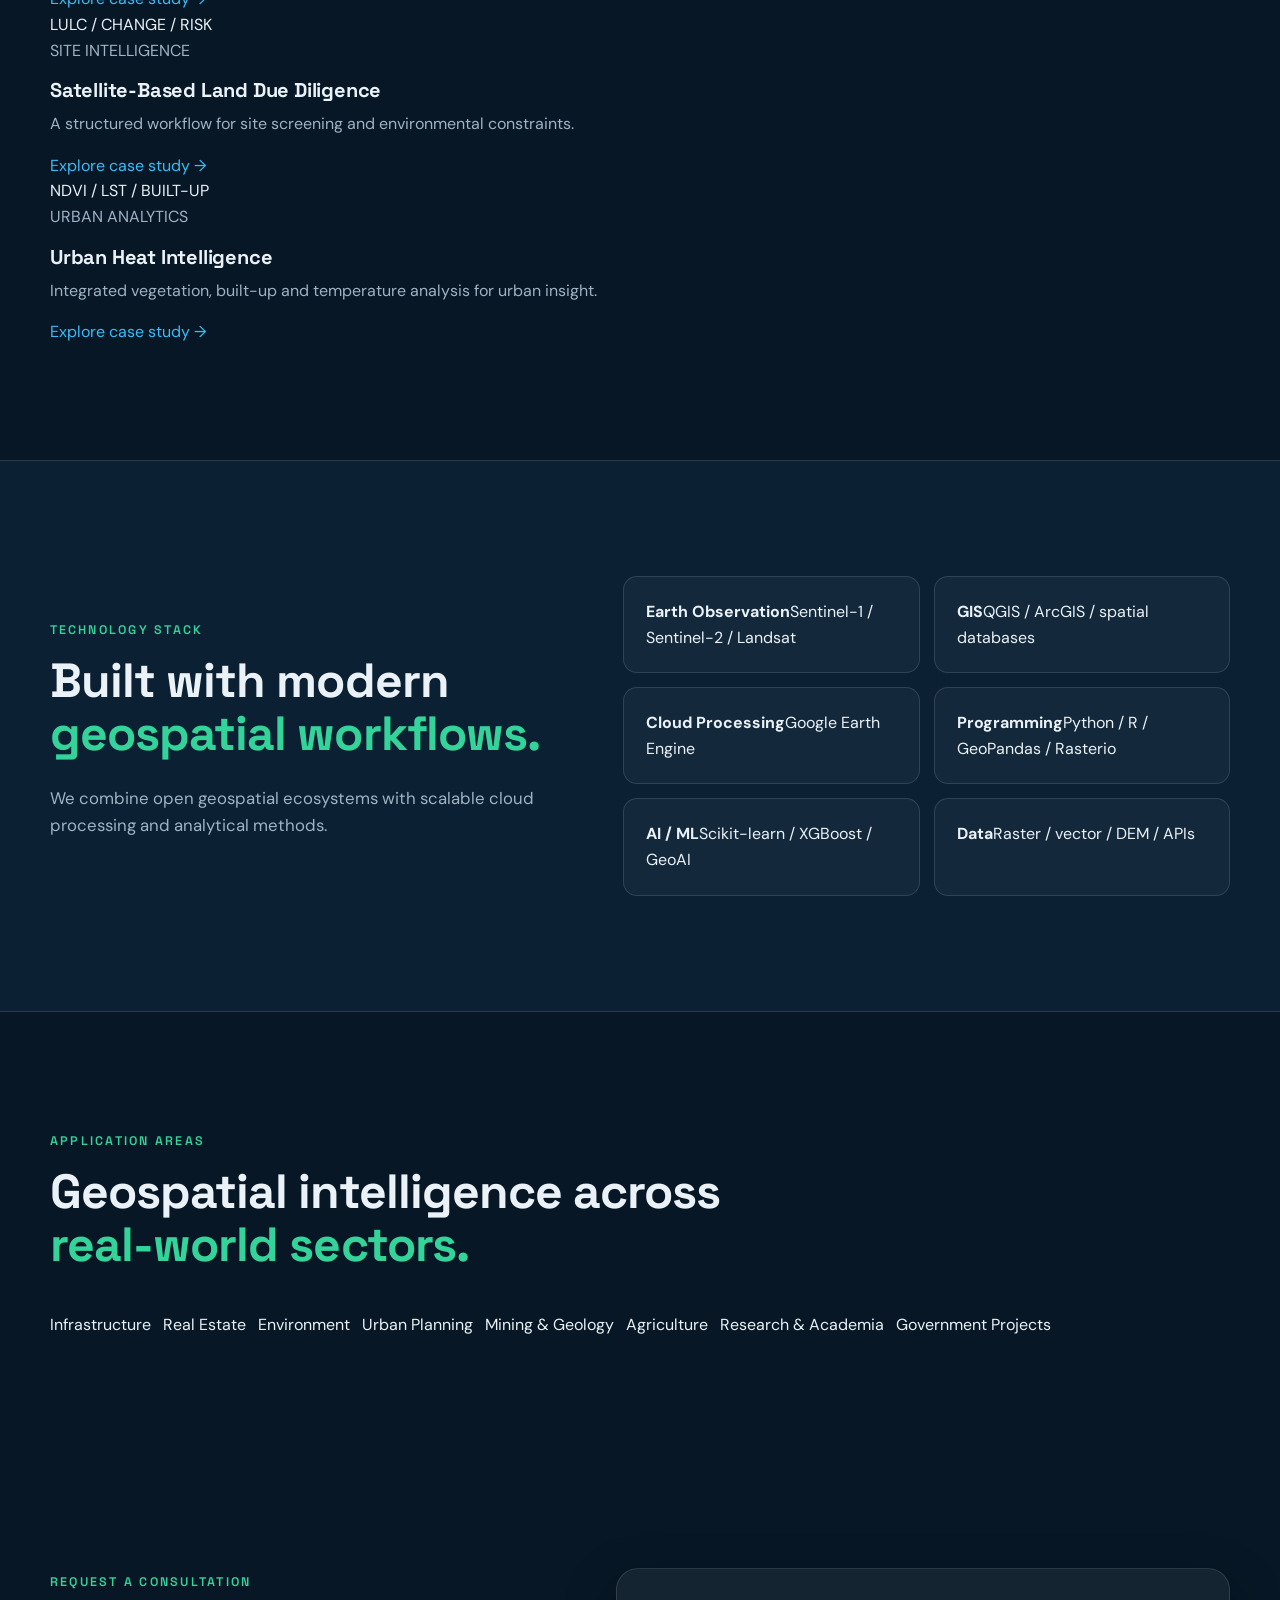
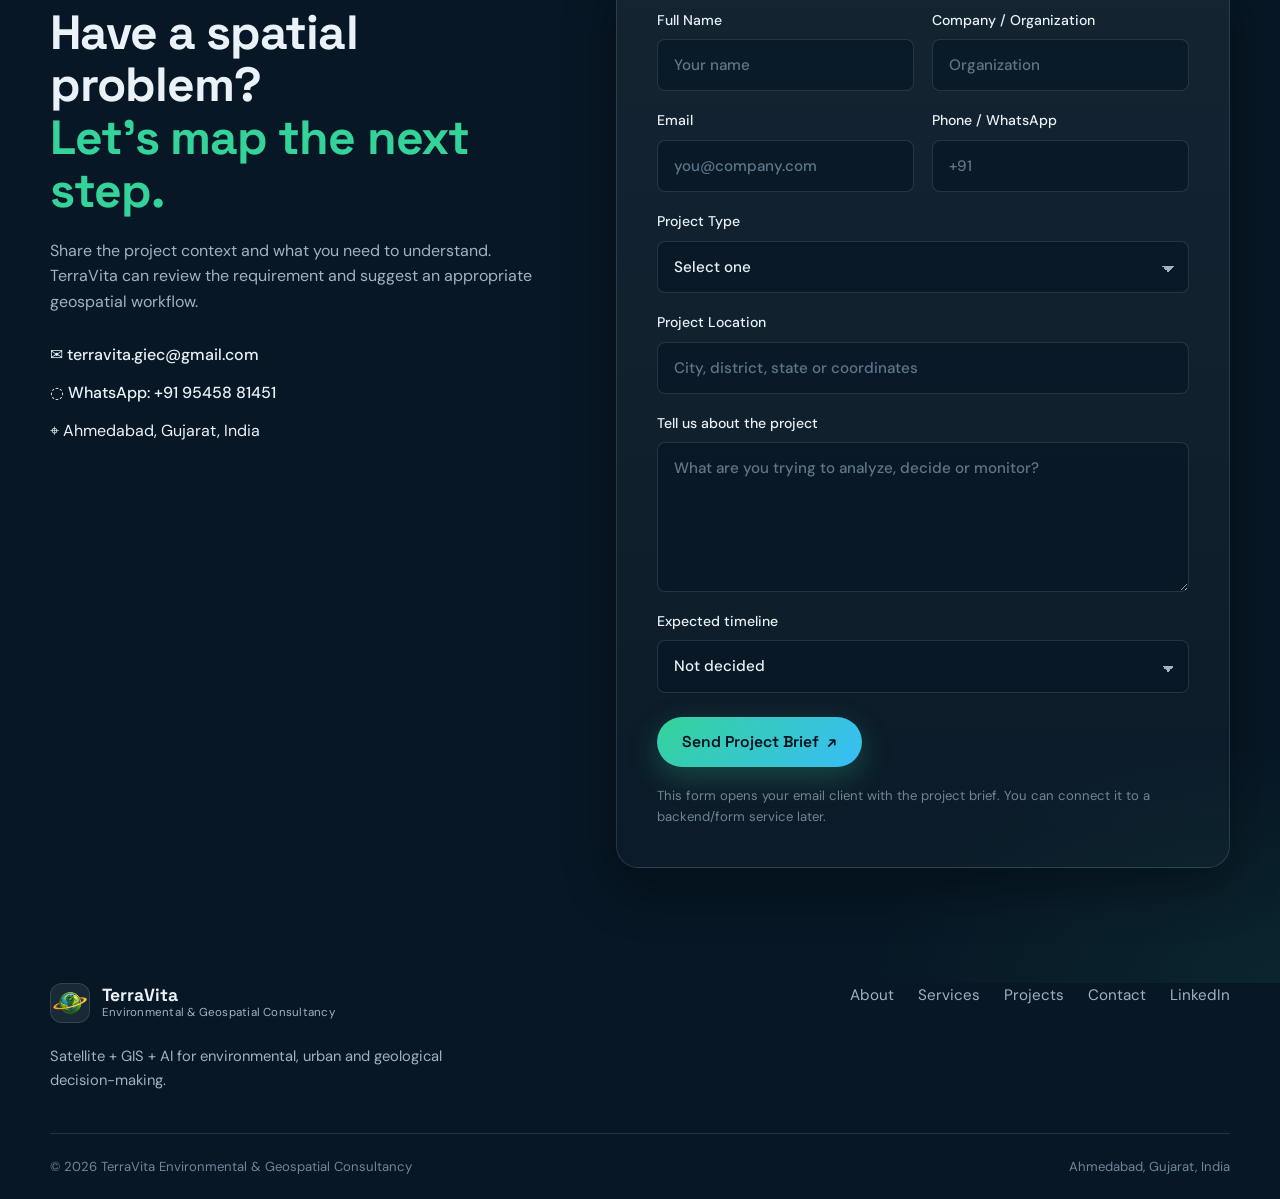
<file: viewer.html>
<!DOCTYPE html>
<html lang="en">
<head>
  <meta charset="UTF-8">
  <meta name="viewport" content="width=device-width, initial-scale=1.0">
  <meta name="description" content="TerraVita Environmental & Geospatial Consultancy — satellite intelligence, GIS, remote sensing, environmental analytics and GeoAI.">
  <title>TerraVita | Environmental & Geospatial Intelligence</title>
  <link rel="preconnect" href="https://fonts.googleapis.com">
  <link rel="preconnect" href="https://fonts.gstatic.com" crossorigin>
  <link href="https://fonts.googleapis.com/css2?family=DM+Sans:wght@400;500;600;700&family=Space+Grotesk:wght@500;600;700&display=swap" rel="stylesheet">
  <link rel="icon" type="image/png" href="images/favicon.png">
  <link rel="stylesheet" href="css/style.css">
</head>
<body>

<header class="site-header" id="siteHeader">
  <div class="container nav-wrap">
    <a class="brand" href="index.html" aria-label="TerraVita home">
      <span class="brand-mark">
          <img src="images/favicon-64.png" alt="">
      </span>
      <!-- <span class="brand-name"> -->
        <!-- <span class="brand-terra">Terra</span><span class="brand-vita">Vita</span> -->
      <!-- </span> -->
      <!-- <span class="brand-mark">TV</span> -->
      <span class="brand-copy"><strong>TerraVita</strong><small>Environmental & Geospatial Consultancy</small></span>
    </a>

    <button class="menu-toggle" id="menuToggle" aria-label="Open menu" aria-expanded="false">
      <span></span><span></span><span></span>
    </button>

    <nav class="main-nav" id="mainNav">
      <a href="#about">About</a>
      <a href="#services">Services</a>
      <a href="#projects">Projects</a>
      <a href="#technology">Technology</a>
      <a href="#contact">Contact</a>
      <a class="nav-cta" href="#consultation">Request a Consultation</a>
    </nav>
  </div>
</header>

<main>
<section class="hero" id="home">
  <div class="hero-grid"></div>
  <div class="hero-glow"></div>
  <div class="orbit orbit-a"></div>
  <div class="orbit orbit-b"></div>

  <div class="satellite">
    <div class="sat-body"></div><div class="panel panel-left"></div><div class="panel panel-right"></div>
    <div class="antenna"></div>
  </div>

  <div class="container hero-inner">
    <div class="hero-copy reveal">
      <p class="eyebrow"><span></span> SATELLITE • GIS • AI • ENVIRONMENT</p>
      <h1>Earth observation,<br><em>made decision-ready.</em></h1>
      <p class="hero-lead">TerraVita transforms satellite imagery, spatial data and AI into practical intelligence for environmental, urban, infrastructure and geological decisions.</p>
      <div class="hero-actions">
        <a class="btn btn-primary" href="#consultation">Discuss Your Project <span>↗</span></a>
        <a class="btn btn-ghost" href="#projects">Explore Projects</a>
      </div>
      <div class="hero-proof">
        <div><strong>Satellite</strong><span>Multi-temporal EO</span></div>
        <div><strong>Spatial</strong><span>GIS & analytics</span></div>
        <div><strong>Intelligence</strong><span>AI & automation</span></div>
      </div>
    </div>

    <div class="hero-dashboard reveal">
      <div class="dash-top"><span>LIVE ANALYTICS / CONCEPT</span><b>●</b></div>
      <div class="map-scene">
        <div class="map-lines"></div>
        <div class="map-road r1"></div><div class="map-road r2"></div><div class="map-road r3"></div>
        <div class="heat h1"></div><div class="heat h2"></div><div class="heat h3"></div>
        <div class="map-pin"><span></span></div>
        <div class="scan-line"></div>
      </div>
      <div class="dash-bottom">
        <div><span>NDVI</span><strong>0.72</strong></div>
        <div><span>LST</span><strong>34.8°C</strong></div>
        <div><span>BUILT-UP</span><strong>41.2%</strong></div>
      </div>
    </div>
  </div>

  <div class="scroll-cue">SCROLL TO EXPLORE <span>↓</span></div>
</section>

<section class="statement">
  <div class="container statement-grid">
    <p class="section-kicker">THE TERRAVITA APPROACH</p>
    <h2>A map shows you <span>where.</span><br>We help you understand <span>why.</span></h2>
    <p>We connect Earth observation data with context, analysis and clear deliverables — so your project team can move from raw pixels to a defensible decision.</p>
  </div>
</section>

<section class="section about" id="about">
  <div class="container split">
    <div class="reveal">
      <p class="section-kicker">ABOUT TERRAVITA</p>
      <h2>Spatial intelligence for a changing planet.</h2>
    </div>
    <div class="about-copy reveal">
      <p class="large">TerraVita Environmental & Geospatial Consultancy combines remote sensing, GIS, environmental analytics, geological interpretation and GeoAI.</p>
      <p>Our workflows are designed around real project questions: Where is change happening? What are the environmental constraints? How is a site evolving? Where are risks concentrated? What should the next decision consider?</p>
      <a class="text-link" href="#consultation">Start a conversation →</a>
    </div>
  </div>
</section>

<section class="section services" id="services">
  <div class="container">
    <div class="section-head reveal">
      <div><p class="section-kicker">WHAT WE DO</p><h2>From data layers<br>to <span>decision layers.</span></h2></div>
      <p>Focused geospatial services for organizations that need evidence, not just maps.</p>
    </div>

    <div class="service-grid">
      <article class="service-card reveal"><span class="num">01</span><div class="service-icon">◈</div><h3>GIS & Remote Sensing</h3><p>Satellite processing, spatial analysis, indices, LULC and multi-temporal change detection.</p><ul><li>NDVI / NDWI / MNDWI</li><li>LULC & change detection</li><li>Spatial analysis & mapping</li></ul></article>
      <article class="service-card reveal"><span class="num">02</span><div class="service-icon">⌁</div><h3>Environmental Intelligence</h3><p>Spatial evidence for environmental assessment, monitoring, sustainability and risk screening.</p><ul><li>Environmental monitoring</li><li>ESG & sustainability analytics</li><li>Risk & constraint mapping</li></ul></article>
      <article class="service-card reveal"><span class="num">03</span><div class="service-icon">◎</div><h3>Land Due Diligence</h3><p>Satellite-based site screening that combines land use, water, flood, access and environmental constraints.</p><ul><li>Site screening</li><li>Water & flood overlays</li><li>Suitability / risk layers</li></ul></article>
      <article class="service-card reveal"><span class="num">04</span><div class="service-icon">⌖</div><h3>Urban Analytics</h3><p>Understand urban growth, built-up expansion, vegetation patterns and heat-risk relationships.</p><ul><li>Urban growth</li><li>NDVI & LST</li><li>Built-up analytics</li></ul></article>
      <article class="service-card reveal"><span class="num">05</span><div class="service-icon">△</div><h3>Geological Analytics</h3><p>Terrain and remote-sensing workflows supporting geological interpretation and mineral prospectivity.</p><ul><li>Terrain analysis</li><li>Prospectivity modelling</li><li>Geological mapping</li></ul></article>
      <article class="service-card reveal"><span class="num">06</span><div class="service-icon">✦</div><h3>GeoAI & Automation</h3><p>Python, cloud processing and machine learning workflows that make spatial analysis repeatable and scalable.</p><ul><li>Python automation</li><li>Google Earth Engine</li><li>ML / GeoAI workflows</li></ul></article>
    </div>
  </div>
</section>

<section class="section projects" id="projects">
  <div class="container">
    <div class="section-head reveal">
      <div><p class="section-kicker">SELECTED PROJECTS</p><h2>Evidence that <span>moves a project.</span></h2></div>
      <a class="text-link" href="projects.html">View all projects →</a>
    </div>

    <div class="project-grid">
      <article class="project-card project-feature reveal" data-project="ahmedabad">
        <div class="project-visual visual-ahmedabad"><span>NDVI / NDWI / MNDWI</span><i></i></div>
        <div class="project-info"><p class="tag">REMOTE SENSING</p><h3>Ahmedabad Environmental Analysis</h3><p>Multi-index satellite analysis to understand vegetation and surface-water patterns.</p><a href="projects/ahmedabad.html">Explore case study →</a></div>
      </article>
      <article class="project-card reveal" data-project="duediligence">
        <div class="project-visual visual-due"><span>LULC / CHANGE / RISK</span><i></i></div>
        <div class="project-info"><p class="tag">SITE INTELLIGENCE</p><h3>Satellite-Based Land Due Diligence</h3><p>A structured workflow for site screening and environmental constraints.</p><a href="projects/due-diligence.html">Explore case study →</a></div>
      </article>
      <article class="project-card reveal" data-project="urbanheat">
        <div class="project-visual visual-heat"><span>NDVI / LST / BUILT-UP</span><i></i></div>
        <div class="project-info"><p class="tag">URBAN ANALYTICS</p><h3>Urban Heat Intelligence</h3><p>Integrated vegetation, built-up and temperature analysis for urban insight.</p><a href="projects/urban-heat.html">Explore case study →</a></div>
      </article>
    </div>
  </div>
</section>

<section class="section technology" id="technology">
  <div class="container">
    <div class="split tech-split">
      <div class="reveal"><p class="section-kicker">TECHNOLOGY STACK</p><h2>Built with modern <span>geospatial workflows.</span></h2><p class="tech-intro">We combine open geospatial ecosystems with scalable cloud processing and analytical methods.</p></div>
      <div class="tech-grid reveal">
        <div><strong>Earth Observation</strong><span>Sentinel-1 / Sentinel-2 / Landsat</span></div>
        <div><strong>GIS</strong><span>QGIS / ArcGIS / spatial databases</span></div>
        <div><strong>Cloud Processing</strong><span>Google Earth Engine</span></div>
        <div><strong>Programming</strong><span>Python / R / GeoPandas / Rasterio</span></div>
        <div><strong>AI / ML</strong><span>Scikit-learn / XGBoost / GeoAI</span></div>
        <div><strong>Data</strong><span>Raster / vector / DEM / APIs</span></div>
      </div>
    </div>
  </div>
</section>

<section class="section industries">
  <div class="container">
    <p class="section-kicker">APPLICATION AREAS</p>
    <h2 class="reveal">Geospatial intelligence across <span>real-world sectors.</span></h2>
    <div class="industry-list reveal">
      <span>Infrastructure</span><span>Real Estate</span><span>Environment</span><span>Urban Planning</span>
      <span>Mining & Geology</span><span>Agriculture</span><span>Research & Academia</span><span>Government Projects</span>
    </div>
  </div>
</section>

<section class="section consultation" id="consultation">
  <div class="container consultation-grid">
    <div class="consultation-copy reveal">
      <p class="section-kicker">REQUEST A CONSULTATION</p>
      <h2>Have a spatial problem?<br><span>Let's map the next step.</span></h2>
      <p>Share the project context and what you need to understand. TerraVita can review the requirement and suggest an appropriate geospatial workflow.</p>
      <div class="contact-points">
        <a href="mailto:terravita.giec@gmail.com">✉ terravita.giec@gmail.com</a>
        <a href="https://wa.me/919545881451" target="_blank" rel="noopener">◌ WhatsApp: +91 95458 81451</a>
        <span>⌖ Ahmedabad, Gujarat, India</span>
      </div>
    </div>

    <form class="consultation-form reveal" id="consultationForm">
      <div class="form-row"><label>Full Name<input required name="name" type="text" placeholder="Your name"></label><label>Company / Organization<input name="company" type="text" placeholder="Organization"></label></div>
      <div class="form-row"><label>Email<input required name="email" type="email" placeholder="you@company.com"></label><label>Phone / WhatsApp<input name="phone" type="tel" placeholder="+91"></label></div>
      <label>Project Type<select required name="projectType"><option value="">Select one</option><option>GIS & Remote Sensing</option><option>Environmental Consulting</option><option>Land / Site Due Diligence</option><option>Urban Analytics</option><option>Geological Analytics</option><option>GeoAI / Automation</option><option>Other</option></select></label>
      <label>Project Location<input name="location" type="text" placeholder="City, district, state or coordinates"></label>
      <label>Tell us about the project<textarea required name="message" rows="5" placeholder="What are you trying to analyze, decide or monitor?"></textarea></label>
      <label>Expected timeline<select name="timeline"><option>Not decided</option><option>Within 1 week</option><option>1–4 weeks</option><option>1–3 months</option><option>Longer-term</option></select></label>
      <button class="btn btn-primary" type="submit">Send Project Brief <span>↗</span></button>
      <p class="form-note">This form opens your email client with the project brief. You can connect it to a backend/form service later.</p>
    </form>
  </div>
</section>
</main>

<footer>
  <div class="container footer-main">
    <div><a class="brand" href="#home"> 
      <!-- <span class="brand-mark">TV</span> -->
      <span class="brand-mark">
          <img src="images/favicon-64.png" alt="">
      </span>
      <span class="brand-copy"><strong>TerraVita</strong>
        <small>Environmental & Geospatial Consultancy</small>
          </span></a><p>Satellite + GIS + AI for environmental, urban and geological decision-making.</p></div>
    <div class="footer-links"><a href="#about">About</a><a href="#services">Services</a><a href="projects.html">Projects</a><a href="#consultation">Contact</a><a href="https://www.linkedin.com/company/terravita-environmental-and-geospatial-consultant/" target="_blank" rel="noopener">LinkedIn</a></div>
  </div>
  <div class="container footer-bottom"><span>© 2026 TerraVita Environmental & Geospatial Consultancy</span><span>Ahmedabad, Gujarat, India</span></div>
</footer>

<a
  class="whatsapp"
  href="https://wa.me/919545881451"
  target="_blank"
  rel="noopener noreferrer"
  aria-label="Chat with TerraVita on WhatsApp"
>
  <img src="images/whatsapp-logo.png" alt="WhatsApp">
</a>
  
<script src="js/script.js"></script>
</body>
</html>
</file>
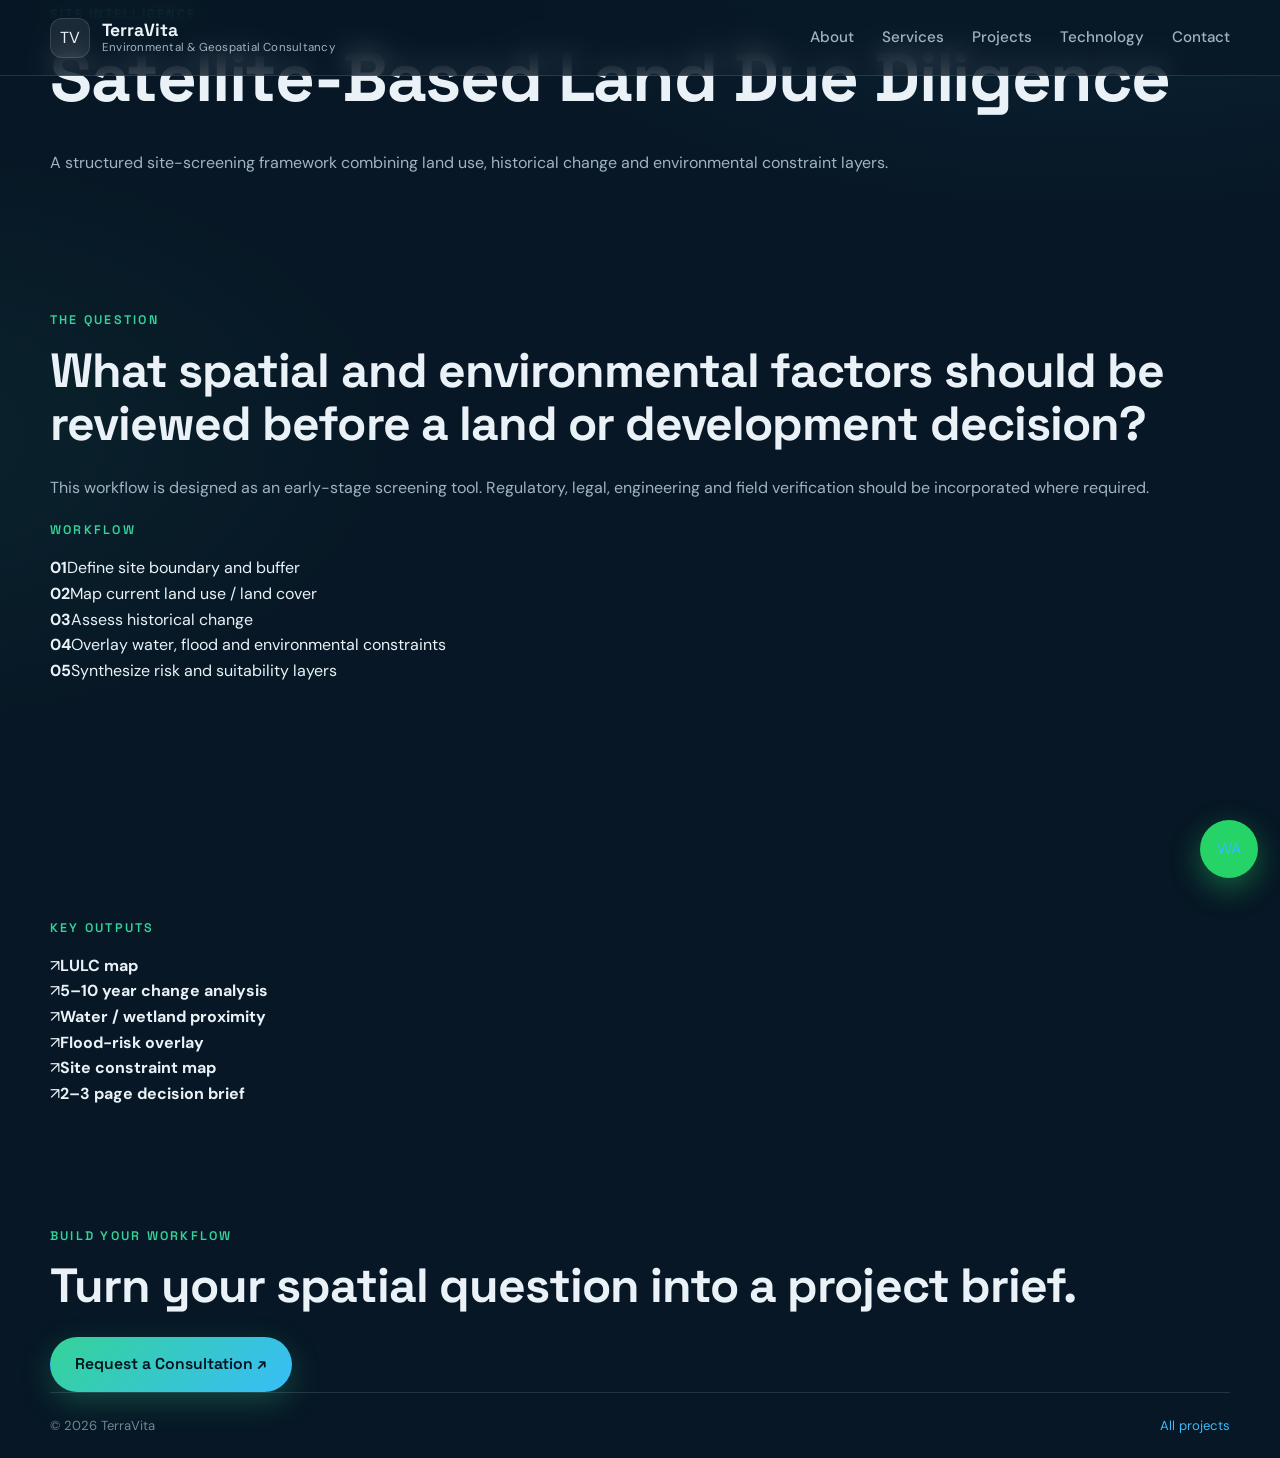
<file: projects/due-diligence.html>
<!doctype html><html lang="en"><head><meta charset="utf-8"><meta name="viewport" content="width=device-width,initial-scale=1"><title>Satellite-Based Land Due Diligence | TerraVita</title><link rel="preconnect" href="https://fonts.googleapis.com"><link rel="preconnect" href="https://fonts.gstatic.com" crossorigin><link href="https://fonts.googleapis.com/css2?family=DM+Sans:wght@400;500;600;700&family=Space+Grotesk:wght@500;600;700&display=swap" rel="stylesheet"><link rel="stylesheet" href="../css/style.css"></head><body><header class="site-header"><div class="container nav-wrap"><a class="brand" href="../index.html"><span class="brand-mark">TV</span><span class="brand-copy"><strong>TerraVita</strong><small>Environmental & Geospatial Consultancy</small></span></a><button class="menu-toggle" id="menuToggle"><span></span><span></span><span></span></button><nav class="main-nav" id="mainNav"><a href="../index.html#about">About</a><a href="../index.html#services">Services</a><a href="../projects.html">Projects</a><a href="../index.html#technology">Technology</a><a href="../index.html#consultation">Contact</a></nav></div></header><main><section class="case-hero"><div class="container"><p class="section-kicker">SITE INTELLIGENCE</p><h1>Satellite-Based Land Due Diligence</h1><p>A structured site-screening framework combining land use, historical change and environmental constraint layers.</p></div></section><section class="section"><div class="container case-grid"><div><p class="section-kicker">THE QUESTION</p><h2>What spatial and environmental factors should be reviewed before a land or development decision?</h2><p class="case-note">This workflow is designed as an early-stage screening tool. Regulatory, legal, engineering and field verification should be incorporated where required.</p></div><div class="case-panel"><p class="section-kicker">WORKFLOW</p><div class="workflow-step"><b>01</b><span>Define site boundary and buffer</span></div><div class="workflow-step"><b>02</b><span>Map current land use / land cover</span></div><div class="workflow-step"><b>03</b><span>Assess historical change</span></div><div class="workflow-step"><b>04</b><span>Overlay water, flood and environmental constraints</span></div><div class="workflow-step"><b>05</b><span>Synthesize risk and suitability layers</span></div></div></div></section><section class="section case-output"><div class="container"><p class="section-kicker">KEY OUTPUTS</p><div class="output-grid"><div><span>↗</span><strong>LULC map</strong></div><div><span>↗</span><strong>5–10 year change analysis</strong></div><div><span>↗</span><strong>Water / wetland proximity</strong></div><div><span>↗</span><strong>Flood-risk overlay</strong></div><div><span>↗</span><strong>Site constraint map</strong></div><div><span>↗</span><strong>2–3 page decision brief</strong></div></div></div></section><section class="cta-band"><div class="container"><p class="section-kicker">BUILD YOUR WORKFLOW</p><h2>Turn your spatial question into a project brief.</h2><a class="btn btn-primary" href="../index.html#consultation">Request a Consultation ↗</a></div></section></main><footer><div class="container footer-bottom"><span>© 2026 TerraVita</span><a href="../projects.html">All projects</a></div></footer><a class="whatsapp" href="https://wa.me/919545881451" target="_blank">WA</a><script src="../js/script.js"></script></body></html>
</file>
<file: css/style.css>
/* =========================================================
   TerraVita | Stylesheet
   Works with index.html (requires fonts: DM Sans, Space Grotesk)
========================================================= */

/* ---------- 1. Design tokens ---------- */
:root {
  --bg: #071725;
  --bg-2: #0b2033;
  --surface: rgba(255, 255, 255, 0.04);
  --surface-strong: rgba(255, 255, 255, 0.08);
  --border: rgba(255, 255, 255, 0.12);
  --text: #eaf2f8;
  --muted: #9fb3c4;
  --accent: #34d399;
  --accent-2: #38bdf8;
  --accent-soft: rgba(52, 211, 153, 0.15);
  --warn: #fbbf24;

  --font-body: "DM Sans", system-ui, -apple-system, "Segoe UI", sans-serif;
  --font-display: "Space Grotesk", "DM Sans", system-ui, sans-serif;

  --radius-sm: 8px;
  --radius: 14px;
  --radius-lg: 22px;

  --container: 1180px;
  --section-y: clamp(72px, 9vw, 120px);
  --header-h: 76px;

  --shadow: 0 20px 50px rgba(0, 0, 0, 0.35);
  --ease: cubic-bezier(0.2, 0.7, 0.2, 1);
}

/* ---------- 2. Base ---------- */
*,
*::before,
*::after {
  box-sizing: border-box;
}

html {
  scroll-behavior: smooth;
  scroll-padding-top: calc(var(--header-h) + 16px);
  -webkit-text-size-adjust: 100%;
}

body {
  margin: 0;
  font-family: var(--font-body);
  font-size: 16px;
  line-height: 1.6;
  color: var(--text);
  background:
    radial-gradient(1200px 600px at 85% -10%, rgba(56, 189, 248, 0.10), transparent 60%),
    radial-gradient(900px 500px at -10% 30%, rgba(52, 211, 153, 0.07), transparent 60%),
    var(--bg);
  overflow-x: hidden;
  -webkit-font-smoothing: antialiased;
}

img,
svg {
  display: block;
  max-width: 100%;
}

h1, h2, h3, h4 {
  font-family: var(--font-display);
  line-height: 1.1;
  margin: 0 0 0.5em;
  letter-spacing: -0.02em;
  font-weight: 700;
}

h1 { font-size: clamp(2.4rem, 5.4vw, 4.6rem); }
h2 { font-size: clamp(1.9rem, 3.8vw, 3rem); }
h3 { font-size: 1.25rem; letter-spacing: -0.01em; }

p { margin: 0 0 1em; color: var(--muted); }

a {
  color: var(--accent-2);
  text-decoration: none;
  transition: color 0.2s var(--ease);
}
a:hover { color: var(--accent); }

ul, dl, figure { margin: 0; padding: 0; }
ul { list-style: none; }

:focus-visible {
  outline: 2px solid var(--accent);
  outline-offset: 3px;
  border-radius: 4px;
}

.skip-link {
  position: absolute;
  left: 16px;
  top: -60px;
  z-index: 200;
  padding: 10px 16px;
  background: var(--accent);
  color: #03121c;
  border-radius: var(--radius-sm);
  font-weight: 600;
  transition: top 0.2s var(--ease);
}
.skip-link:focus { top: 16px; }

.container {
  width: min(100% - 40px, var(--container));
  margin-inline: auto;
}

.section {
  padding: var(--section-y) 0;
  position: relative;
}

.section-kicker {
  display: inline-block;
  font-family: var(--font-display);
  font-size: 0.78rem;
  font-weight: 600;
  letter-spacing: 0.18em;
  text-transform: uppercase;
  color: var(--accent);
  margin-bottom: 14px;
}

h2 span,
h1 em,
.statement h2 span,
.consultation h2 span {
  color: var(--accent);
  font-style: normal;
}
h1 em {
  font-style: italic;
  color: var(--accent-2);
}

/* ---------- 3. Buttons & links ---------- */
.btn {
  display: inline-flex;
  align-items: center;
  gap: 8px;
  padding: 14px 24px;
  border-radius: 999px;
  font-family: var(--font-display);
  font-weight: 600;
  font-size: 0.98rem;
  border: 1px solid transparent;
  cursor: pointer;
  transition: transform 0.2s var(--ease), background 0.2s var(--ease),
              box-shadow 0.2s var(--ease), border-color 0.2s var(--ease);
}
.btn:hover { transform: translateY(-2px); }

.btn-primary {
  background: linear-gradient(135deg, var(--accent), var(--accent-2));
  color: #03121c;
  box-shadow: 0 10px 30px rgba(52, 211, 153, 0.25);
}
.btn-primary:hover {
  color: #03121c;
  box-shadow: 0 14px 40px rgba(52, 211, 153, 0.35);
}

.btn-ghost {
  background: transparent;
  color: var(--text);
  border-color: var(--border);
}
.btn-ghost:hover {
  color: var(--text);
  border-color: var(--accent-2);
  background: var(--surface);
}

.text-link {
  display: inline-block;
  margin-top: 8px;
  font-weight: 600;
  font-family: var(--font-display);
}

/* ---------- 4. Reveal animation (works without JS) ---------- */
.reveal {
  animation: reveal-up 0.9s var(--ease) both;
}
@keyframes reveal-up {
  from { opacity: 0; transform: translateY(24px); }
  to   { opacity: 1; transform: none; }
}

/* ---------- 5. Header & navigation ---------- */
.site-header {
  position: fixed;
  inset: 0 0 auto 0;
  z-index: 100;
  height: var(--header-h);
  background: rgba(7, 23, 37, 0.72);
  backdrop-filter: blur(14px);
  -webkit-backdrop-filter: blur(14px);
  border-bottom: 1px solid var(--border);
}

.nav-wrap {
  height: 100%;
  display: flex;
  align-items: center;
  justify-content: space-between;
  gap: 24px;
}

.brand {
  display: inline-flex;
  align-items: center;
  gap: 12px;
  color: var(--text);
}
.brand:hover { color: var(--text); }

.brand-mark {
  width: 40px;
  height: 40px;
  border-radius: 12px;
  display: grid;
  place-items: center;
  background: var(--surface-strong);
  border: 1px solid var(--border);
  overflow: hidden;
  flex-shrink: 0;
}
.brand-mark img {
  width: 100%;
  height: 100%;
  object-fit: contain;
}

.brand-copy {
  display: flex;
  flex-direction: column;
  line-height: 1.2;
}
.brand-copy strong {
  font-family: var(--font-display);
  font-size: 1.1rem;
}
.brand-copy small {
  font-size: 0.72rem;
  color: var(--muted);
  letter-spacing: 0.02em;
}

.main-nav {
  display: flex;
  align-items: center;
  gap: 28px;
}
.main-nav a:not(.nav-cta) {
  color: var(--muted);
  font-size: 0.95rem;
  font-weight: 500;
  position: relative;
}
.main-nav a:not(.nav-cta):hover {
  color: var(--text);
}
.main-nav a:not(.nav-cta)::after {
  content: "";
  position: absolute;
  left: 0;
  bottom: -6px;
  width: 0;
  height: 2px;
  background: var(--accent);
  transition: width 0.25s var(--ease);
}
.main-nav a:not(.nav-cta):hover::after { width: 100%; }

.nav-cta {
  padding: 10px 18px;
  border-radius: 999px;
  background: var(--accent);
  color: #03121c !important;
  font-family: var(--font-display);
  font-weight: 600;
  font-size: 0.9rem;
  white-space: nowrap;
}
.nav-cta:hover {
  background: #6ee7b7;
}

/* Hamburger button (hidden on desktop) */
.menu-toggle {
  display: none;
  width: 44px;
  height: 44px;
  padding: 0;
  background: transparent;
  border: 1px solid var(--border);
  border-radius: 12px;
  cursor: pointer;
  position: relative;
  flex-shrink: 0;
}
.menu-toggle span {
  position: absolute;
  left: 11px;
  right: 11px;
  height: 2px;
  background: var(--text);
  border-radius: 2px;
  transition: transform 0.3s var(--ease), opacity 0.2s, top 0.3s var(--ease);
}
.menu-toggle span:nth-child(1) { top: 14px; }
.menu-toggle span:nth-child(2) { top: 21px; }
.menu-toggle span:nth-child(3) { top: 28px; }

.menu-toggle.open span:nth-child(1) { top: 21px; transform: rotate(45deg); }
.menu-toggle.open span:nth-child(2) { opacity: 0; }
.menu-toggle.open span:nth-child(3) { top: 21px; transform: rotate(-45deg); }

/* ---------- 6. Hero ---------- */
.hero {
  position: relative;
  min-height: 100vh;
  min-height: 100svh;
  display: flex;
  flex-direction: column;
  justify-content: center;
  padding: calc(var(--header-h) + 60px) 0 90px;
  overflow: hidden;
  isolation: isolate;
}

.hero-grid {
  position: absolute;
  inset: 0;
  z-index: -2;
  background-image:
    linear-gradient(rgba(255, 255, 255, 0.04) 1px, transparent 1px),
    linear-gradient(90deg, rgba(255, 255, 255, 0.04) 1px, transparent 1px);
  background-size: 56px 56px;
  mask-image: radial-gradient(ellipse at center, #000 30%, transparent 75%);
  -webkit-mask-image: radial-gradient(ellipse at center, #000 30%, transparent 75%);
}

.hero-glow {
  position: absolute;
  width: 620px;
  height: 620px;
  right: -180px;
  top: -120px;
  z-index: -1;
  background: radial-gradient(circle, rgba(52, 211, 153, 0.22), transparent 65%);
  filter: blur(20px);
  animation: float 12s ease-in-out infinite;
}

.orbit {
  position: absolute;
  border: 1px dashed rgba(56, 189, 248, 0.25);
  border-radius: 50%;
  z-index: -1;
  pointer-events: none;
}
.orbit-a {
  width: 780px;
  height: 780px;
  right: -260px;
  top: 50%;
  margin-top: -390px;
  animation: spin 60s linear infinite;
}
.orbit-b {
  width: 520px;
  height: 520px;
  right: -120px;
  top: 50%;
  margin-top: -260px;
  border-color: rgba(52, 211, 153, 0.2);
  animation: spin 40s linear infinite reverse;
}

/* Animated satellite */
.satellite {
  position: absolute;
  width: 120px;
  height: 120px;
  right: 12%;
  top: 18%;
  z-index: -1;
  animation: float 8s ease-in-out infinite;
  pointer-events: none;
}
.sat-body {
  position: absolute;
  left: 50%;
  top: 50%;
  width: 40px;
  height: 52px;
  transform: translate(-50%, -50%);
  background: linear-gradient(160deg, #e2e8f0, #64748b);
  border-radius: 8px;
  box-shadow: 0 0 30px rgba(56, 189, 248, 0.35);
}
.panel {
  position: absolute;
  top: 50%;
  width: 56px;
  height: 30px;
  transform: translateY(-50%);
  background: linear-gradient(90deg, #1e3a5f, #38bdf8);
  border: 1px solid rgba(255, 255, 255, 0.25);
  background-image:
    linear-gradient(90deg, transparent 49%, rgba(255,255,255,0.3) 50%, transparent 51%),
    linear-gradient(#1e3a5f, #38bdf8);
}
.panel-left { left: -6px; transform: translate(-100%, -50%); }
.panel-right { right: -6px; transform: translate(100%, -50%); }
.antenna {
  position: absolute;
  left: 50%;
  top: -18px;
  width: 2px;
  height: 18px;
  background: var(--accent);
  transform: translateX(-50%);
  box-shadow: 0 0 10px var(--accent);
}
.antenna::after {
  content: "";
  position: absolute;
  top: -5px;
  left: 50%;
  width: 8px;
  height: 8px;
  border-radius: 50%;
  background: var(--accent);
  transform: translateX(-50%);
  animation: pulse 2s ease-out infinite;
}

.hero-inner {
  display: grid;
  grid-template-columns: 1.1fr 0.9fr;
  gap: clamp(32px, 5vw, 72px);
  align-items: center;
}

.hero-copy .eyebrow {
  display: inline-flex;
  align-items: center;
  gap: 10px;
  font-family: var(--font-display);
  font-size: 0.78rem;
  font-weight: 600;
  letter-spacing: 0.16em;
  color: var(--accent);
  margin-bottom: 22px;
}
.eyebrow span {
  width: 28px;
  height: 2px;
  background: var(--accent);
}

.hero-lead {
  font-size: 1.12rem;
  max-width: 580px;
  margin-bottom: 32px;
}

.hero-actions {
  display: flex;
  flex-wrap: wrap;
  gap: 14px;
  margin-bottom: 44px;
}

.hero-proof {
  display: grid;
  grid-template-columns: repeat(3, minmax(0, 1fr));
  gap: 16px;
  padding-top: 28px;
  border-top: 1px solid var(--border);
}
.hero-proof li {
  display: flex;
  flex-direction: column;
  gap: 4px;
}
.hero-proof strong {
  font-family: var(--font-display);
  font-size: 1.05rem;
  color: var(--text);
}
.hero-proof span {
  font-size: 0.85rem;
  color: var(--muted);
  line-height: 1.4;
}

/* Dashboard card */
.hero-dashboard {
  background: linear-gradient(180deg, rgba(255,255,255,0.07), rgba(255,255,255,0.02));
  border: 1px solid var(--border);
  border-radius: var(--radius-lg);
  padding: 18px;
  box-shadow: var(--shadow);
  backdrop-filter: blur(10px);
}

.dash-top {
  display: flex;
  justify-content: space-between;
  align-items: center;
  font-family: var(--font-display);
  font-size: 0.72rem;
  letter-spacing: 0.14em;
  color: var(--muted);
  margin-bottom: 14px;
}
.dash-top b {
  color: var(--accent);
  animation: pulse-dot 1.6s ease-in-out infinite;
}

.map-scene {
  position: relative;
  aspect-ratio: 4 / 3;
  border-radius: var(--radius);
  overflow: hidden;
  background:
    radial-gradient(circle at 30% 40%, rgba(52, 211, 153, 0.25), transparent 35%),
    radial-gradient(circle at 70% 65%, rgba(251, 191, 36, 0.18), transparent 30%),
    linear-gradient(160deg, #0d2a40, #071725);
  border: 1px solid var(--border);
}

.map-lines {
  position: absolute;
  inset: 0;
  background-image:
    repeating-linear-gradient(0deg, rgba(255,255,255,0.05) 0 1px, transparent 1px 28px),
    repeating-linear-gradient(90deg, rgba(255,255,255,0.05) 0 1px, transparent 1px 28px);
}

.map-road {
  position: absolute;
  height: 3px;
  background: rgba(255, 255, 255, 0.25);
  border-radius: 3px;
  transform-origin: left center;
}
.map-road.r1 { width: 80%; left: 8%; top: 30%; transform: rotate(-12deg); }
.map-road.r2 { width: 70%; left: 15%; top: 58%; transform: rotate(8deg); }
.map-road.r3 { width: 55%; left: 30%; top: 78%; transform: rotate(-4deg); }

.heat {
  position: absolute;
  border-radius: 50%;
  filter: blur(14px);
  animation: breathe 5s ease-in-out infinite;
}
.heat.h1 { width: 110px; height: 110px; left: 18%; top: 22%; background: rgba(52, 211, 153, 0.55); }
.heat.h2 { width: 90px;  height: 90px;  right: 16%; top: 40%; background: rgba(56, 189, 248, 0.45); animation-delay: 1.2s; }
.heat.h3 { width: 70px;  height: 70px;  left: 45%; bottom: 14%; background: rgba(251, 191, 36, 0.4); animation-delay: 2.4s; }

.map-pin {
  position: absolute;
  left: 52%;
  top: 46%;
  width: 16px;
  height: 16px;
  border-radius: 50%;
  background: #fff;
  box-shadow: 0 0 0 0 rgba(255,255,255,0.6);
  animation: ping 2.4s ease-out infinite;
}

.scan-line {
  position: absolute;
  left: 0;
  right: 0;
  height: 2px;
  top: 0;
  background: linear-gradient(90deg, transparent, var(--accent), transparent);
  box-shadow: 0 0 12px var(--accent);
  animation: scan 4s linear infinite;
}

.dash-bottom {
  display: grid;
  grid-template-columns: repeat(3, 1fr);
  gap: 10px;
  margin-top: 14px;
}
.dash-bottom div {
  background: var(--surface);
  border: 1px solid var(--border);
  border-radius: var(--radius-sm);
  padding: 12px;
}
.dash-bottom dt {
  font-family: var(--font-display);
  font-size: 0.68rem;
  letter-spacing: 0.14em;
  color: var(--muted);
}
.dash-bottom dd {
  margin: 4px 0 0;
  font-family: var(--font-display);
  font-size: 1.3rem;
  font-weight: 700;
  color: var(--text);
}

.scroll-cue {
  position: absolute;
  left: 50%;
  bottom: 28px;
  transform: translateX(-50%);
  font-family: var(--font-display);
  font-size: 0.72rem;
  letter-spacing: 0.2em;
  color: var(--muted);
  display: flex;
  flex-direction: column;
  align-items: center;
  gap: 6px;
}
.scroll-cue span {
  display: inline-block;
  animation: bounce 1.8s ease-in-out infinite;
}
.scroll-cue:hover { color: var(--text); }

/* ---------- 7. Statement ---------- */
.statement {
  padding: clamp(64px, 8vw, 100px) 0;
  border-top: 1px solid var(--border);
  border-bottom: 1px solid var(--border);
  background: var(--bg-2);
}
.statement-grid {
  display: grid;
  grid-template-columns: 1fr;
  gap: 18px;
  max-width: 860px;
}
.statement h2 {
  margin-bottom: 0;
}
.statement p:last-child {
  font-size: 1.1rem;
  max-width: 640px;
}

/* ---------- 8. About & split layouts ---------- */
.split {
  display: grid;
  grid-template-columns: 0.9fr 1.1fr;
  gap: clamp(32px, 6vw, 96px);
  align-items: start;
}
.about-copy .large {
  font-size: 1.22rem;
  color: var(--text);
  font-weight: 500;
}
.about .split > div:first-child h2 {
  margin-bottom: 0;
}


/* ======================================
   TERRAVITA SERVICES SECTION
====================================== */

.services-heading {
  max-width: 760px;
  margin-bottom: 52px;
}

.services-intro {
  max-width: 650px;
  line-height: 1.8;
  color: var(--muted, #aab8c5);
}

.services-grid {
  display: grid;
  grid-template-columns: repeat(3, minmax(0, 1fr));
  gap: 22px;
}

.service-card {
  padding: 30px;
  border: 1px solid rgba(255,255,255,0.10);
  border-radius: 16px;
  background: rgba(255,255,255,0.025);
  transition: transform .3s ease, border-color .3s ease,
              background .3s ease;
}

.service-card:hover {
  transform: translateY(-6px);
  border-color: rgba(75,211,175,0.55);
  background: rgba(75,211,175,0.045);
}

.service-icon {
  width: 52px;
  height: 52px;
  display: flex;
  align-items: center;
  justify-content: center;
  color: var(--accent, #55d6b0);
  margin-bottom: 24px;
}

.service-icon svg {
  width: 42px;
  height: 42px;
}

.service-number {
  display: block;
  font-size: 11px;
  letter-spacing: 1.5px;
  color: var(--accent, #55d6b0);
  margin-bottom: 14px;
}

.service-card h3 {
  font-family: 'Space Grotesk', sans-serif;
  font-size: 21px;
  line-height: 1.35;
  margin-bottom: 14px;
}

.service-card p {
  color: var(--muted, #aab8c5);
  line-height: 1.75;
  font-size: 14px;
}

.service-card ul {
  padding-left: 19px;
  margin: 22px 0;
}

.service-card li {
  color: var(--muted, #aab8c5);
  font-size: 13px;
  line-height: 1.9;
}

.service-card .text-link {
  display: inline-block;
  margin-top: 8px;
}

.services-cta {
  margin-top: 48px;
  padding-top: 30px;
  border-top: 1px solid rgba(255,255,255,0.12);
  display: flex;
  align-items: center;
  justify-content: space-between;
  gap: 20px;
}

.services-cta p {
  color: var(--muted, #aab8c5);
}

@media (max-width: 900px) {
  .services-grid {
    grid-template-columns: repeat(2, minmax(0, 1fr));
  }
}

@media (max-width: 600px) {
  .services-grid {
    grid-template-columns: 1fr;
  }

  .service-card {
    padding: 24px;
  }

  .services-cta {
    flex-direction: column;
    align-items: flex-start;
  }
}




/* =========================================
   TERRAVITA PROJECT PORTFOLIO
========================================= */

.tv-projects {
  position: relative;
  padding: 105px 0;
  background: #071724;
  color: #eaf2f8;
  overflow: hidden;
}

.tv-projects-heading {
  max-width: 1000px;
  margin-bottom: 48px;
}

.tv-eyebrow {
  display: inline-block;
  margin-bottom: 16px;
  color: #28d6ae;
  font-size: 11px;
  font-weight: 800;
  letter-spacing: 2px;
  text-transform: uppercase;
}

.tv-projects-heading h2 {
  max-width: 950px;
  margin: 0 0 18px;
  font-size: clamp(32px, 5vw, 58px);
  line-height: 1.12;
  letter-spacing: -1.8px;
  font-weight: 800;
}

.tv-projects-heading h2 span {
  color: #29d6ad;
}

.tv-projects-heading p {
  max-width: 800px;
  color: #a8bac9;
  font-size: 15px;
  line-height: 1.8;
}

.tv-projects-grid {
  display: grid;
  grid-template-columns: repeat(2, minmax(0, 1fr));
  gap: 24px;
  align-items: stretch;
}

.tv-project-card {
  min-width: 0;
  overflow: hidden;
  border: 1px solid rgba(161, 190, 210, 0.15);
  border-radius: 16px;
  background: #102331;
  transition: transform 0.3s ease, border-color 0.3s ease,
              box-shadow 0.3s ease;
}

.tv-project-card:hover {
  transform: translateY(-6px);
  border-color: rgba(41, 214, 173, 0.55);
  box-shadow: 0 18px 45px rgba(0, 0, 0, 0.2);
}

/* VISUAL PREVIEW */

.tv-project-visual {
  position: relative;
  height: 230px;
  overflow: hidden;
  isolation: isolate;
  background-color: #132d3b;
  background-image:
    linear-gradient(rgba(130, 180, 195, 0.07) 1px, transparent 1px),
    linear-gradient(90deg, rgba(130, 180, 195, 0.07) 1px, transparent 1px);
  background-size: 28px 28px;
}

.tv-project-visual::after {
  content: "";
  position: absolute;
  inset: 0;
  z-index: -1;
  background: linear-gradient(180deg,
    rgba(4, 17, 28, 0.15),
    rgba(4, 17, 28, 0.75));
}

.tv-project-index,
.tv-project-type,
.tv-visual-caption {
  position: absolute;
  z-index: 3;
  font-size: 10px;
  font-weight: 800;
  letter-spacing: 1.1px;
}

.tv-project-index {
  top: 18px;
  left: 20px;
  color: #35dfb8;
}

.tv-project-type {
  top: 18px;
  right: 20px;
  color: #d2e2eb;
  text-align: right;
}

.tv-visual-caption {
  bottom: 17px;
  left: 20px;
  color: #c0d2dc;
  font-size: 9px;
}

/* ABSTRACT MAP ART */

.tv-map-art {
  position: absolute;
  inset: 35px 12% 25px;
  overflow: hidden;
}

.tv-map-art span {
  position: absolute;
  display: block;
}

/* HEAT MAP */

.tv-heat {
  background-color: #152b3a;
}

.heat-zone {
  border-radius: 50%;
  filter: blur(3px);
}

.hz-1 {
  width: 120px;
  height: 120px;
  top: 25px;
  left: 12%;
  background: rgba(255, 106, 66, 0.65);
}

.hz-2 {
  width: 150px;
  height: 150px;
  top: 5px;
  right: 15%;
  background: rgba(255, 184, 70, 0.5);
}

.hz-3 {
  width: 90px;
  height: 90px;
  bottom: 0;
  left: 42%;
  background: rgba(232, 76, 92, 0.65);
}

.heat-road {
  width: 130%;
  height: 3px;
  top: 48%;
  left: -15%;
  transform: rotate(-23deg);
  background: rgba(224, 240, 245, 0.8);
}

.heat-road-2 {
  transform: rotate(38deg);
  top: 60%;
}

/* LAND COVER MAP */

.tv-land {
  background-color: #142e32;
}

.land-patch {
  border: 1px solid rgba(255,255,255,0.18);
  border-radius: 5px;
}

.lp-1 { inset: 8% 55% 52% 5%; background: #477f68; }
.lp-2 { inset: 10% 5% 48% 51%; background: #b0a16a; }
.lp-3 { inset: 53% 58% 4% 8%; background: #648d55; }
.lp-4 { inset: 52% 5% 6% 55%; background: #947c55; }
.lp-5 { inset: 35% 38% 35% 35%; background: #a3b56b; }
.lp-6 { inset: 5% 32% 70% 33%; background: #477a83; }

/* GROUNDWATER MAP */

.tv-groundwater {
  background-color: #102d3d;
}

.water-ring {
  border: 1px solid rgba(65, 199, 220, 0.5);
  border-radius: 50%;
  transform: rotate(-25deg);
}

.wr-1 { width: 230px; height: 95px; top: 28px; left: 10%; }
.wr-2 { width: 185px; height: 75px; top: 40px; left: 19%; }
.wr-3 { width: 135px; height: 55px; top: 50px; left: 27%; }

.water-point {
  width: 10px;
  height: 10px;
  border: 2px solid #b7f6e9;
  border-radius: 50%;
  background: #24c9ad;
  box-shadow: 0 0 15px #24c9ad;
}

.wp-1 { top: 35%; left: 25%; }
.wp-2 { top: 65%; left: 65%; }
.wp-3 { top: 20%; left: 76%; }

/* VEGETATION MAP */

.tv-vegetation {
  background-color: #142f2b;
}

.veg-patch {
  border-radius: 50%;
  filter: blur(1px);
}

.vp-1 { width: 90px; height: 75px; top: 10%; left: 8%; background: #78b96e; }
.vp-2 { width: 110px; height: 90px; top: 20%; right: 10%; background: #3e9365; }
.vp-3 { width: 85px; height: 85px; bottom: 5%; left: 38%; background: #a1b85b; }
.vp-4 { width: 55px; height: 55px; top: 5%; left: 48%; background: #4baf88; }
.vp-5 { width: 65px; height: 65px; bottom: 5%; right: 5%; background: #3e7959; }

/* SOLAR MAP */

.tv-solar {
  background-color: #27313b;
}

.solar-panel {
  width: 55px;
  height: 30px;
  border: 1px solid rgba(255, 220, 130, 0.8);
  transform: skewY(-20deg) rotate(-8deg);
  background: repeating-linear-gradient(
    90deg,
    #325f75 0 8px,
    #9cc4c9 9px 10px
  );
}

.sp-1 { top: 25%; left: 15%; }
.sp-2 { top: 25%; left: 42%; }
.sp-3 { top: 58%; left: 28%; }
.sp-4 { top: 58%; left: 57%; }

.solar-sun {
  width: 38px;
  height: 38px;
  top: 8%;
  right: 8%;
  border-radius: 50%;
  background: #f3c66d;
  box-shadow: 0 0 35px rgba(243, 198, 109, 0.5);
}

/* DRONE MAP */

.tv-drone {
  background-color: #152c3c;
}

.drone-grid {
  inset: 0;
  background-image:
    linear-gradient(rgba(90, 190, 180, 0.2) 1px, transparent 1px),
    linear-gradient(90deg, rgba(90, 190, 180, 0.2) 1px, transparent 1px);
  background-size: 20px 20px;
}

.drone-contour {
  border: 1px solid rgba(72, 215, 181, 0.6);
  border-radius: 48% 52% 40% 60%;
  transform: rotate(-18deg);
}

.dc-1 { inset: 10% 15% 15% 15%; }
.dc-2 { inset: 22% 25% 25% 25%; }
.dc-3 { inset: 34% 35% 35% 35%; }

.drone-center {
  width: 12px;
  height: 12px;
  top: 45%;
  left: 48%;
  border-radius: 50%;
  background: #42e2b7;
  box-shadow: 0 0 20px #42e2b7;
}

/* PROJECT TEXT */

.tv-project-content {
  padding: 25px 26px 27px;
}

.tv-project-location {
  display: block;
  margin-bottom: 12px;
  color: #36d9b3;
  font-size: 10px;
  font-weight: 800;
  letter-spacing: 1px;
}

.tv-project-content h3 {
  margin: 0 0 12px;
  color: #edf4f8;
  font-size: 20px;
  line-height: 1.35;
  font-weight: 750;
}

.tv-project-content p {
  margin: 0 0 20px;
  color: #a9bdca;
  font-size: 13px;
  line-height: 1.8;
}

.tv-project-tags {
  display: flex;
  flex-wrap: wrap;
  gap: 8px;
  margin-bottom: 22px;
}

.tv-project-tags span {
  padding: 6px 10px;
  border: 1px solid rgba(145, 180, 198, 0.2);
  border-radius: 5px;
  color: #c3d5df;
  background: rgba(255,255,255,0.035);
  font-size: 10px;
}

.tv-project-link {
  display: inline-flex;
  align-items: center;
  gap: 9px;
  color: #36d9b3;
  font-size: 13px;
  font-weight: 750;
  text-decoration: none;
  transition: gap 0.25s ease;
}

.tv-project-link:hover {
  gap: 15px;
  color: #8af5d9;
}

.tv-project-link span {
  font-size: 18px;
}

/* BOTTOM CTA */

.tv-projects-footer {
  display: flex;
  align-items: center;
  justify-content: space-between;
  gap: 20px;
  margin-top: 45px;
  padding: 26px 30px;
  border: 1px solid rgba(41, 214, 173, 0.2);
  border-radius: 12px;
  background: rgba(25, 64, 72, 0.28);
}

.tv-projects-footer p {
  margin: 0;
  color: #d8e5eb;
  font-size: 15px;
}

.tv-projects-cta {
  color: #35d9b2;
  font-size: 13px;
  font-weight: 800;
  text-decoration: none;
}

/* RESPONSIVE */

@media (max-width: 900px) {
  .tv-projects {
    padding: 80px 0;
  }

  .tv-projects-grid {
    gap: 18px;
  }

  .tv-project-content {
    padding: 22px;
  }

  .tv-project-content h3 {
    font-size: 18px;
  }
}

@media (max-width: 650px) {
  .tv-projects {
    padding: 65px 0;
  }

  .tv-projects-heading {
    margin-bottom: 30px;
  }

  .tv-projects-heading h2 {
    font-size: 34px;
    letter-spacing: -1px;
  }

  .tv-projects-heading p {
    font-size: 13px;
  }

  .tv-projects-grid {
    grid-template-columns: 1fr;
    gap: 20px;
  }

  .tv-project-visual {
    height: 205px;
  }

  .tv-project-content {
    padding: 22px;
  }

  .tv-project-content h3 {
    font-size: 19px;
  }

  .tv-project-content p {
    font-size: 13px;
  }

  .tv-projects-footer {
    align-items: flex-start;
    flex-direction: column;
    padding: 22px;
  }
}


/* ---------- 10. Technology ---------- */
.technology {
  background: var(--bg-2);
  border-top: 1px solid var(--border);
  border-bottom: 1px solid var(--border);
}
.tech-split {
  align-items: center;
}
.tech-intro {
  font-size: 1.05rem;
}
.tech-grid {
  display: grid;
  grid-template-columns: repeat(2, minmax(0, 1fr));
  gap: 14px;
}
.tech-grid div {
  padding: 22px;
  border-radius: var(--radius);
  background: var(--surface);
  border: 1px solid var(--border);
  transition: border-color 0.25s var(--ease), transform 0.25s var(--ease);
}
.tech-grid div:hover {
  border-color: var(--accent-2);
  transform: translateY(-3px);
}
.tech-grid dt {
  font-family: var(--font-display);
  font-weight: 600;
  color: var(--text);
  margin-bottom: 6px;
}
.tech-grid dd {
  margin: 0;
  font-size: 0.88rem;
  color: var(--muted);
  line-height: 1.5;
}

/* ---------- 11. Industries ---------- */
.industries h2 {
  max-width: 760px;
  margin-bottom: 40px;
}
.industry-list {
  display: flex;
  flex-wrap: wrap;
  gap: 12px;
}
.industry-list li {
  padding: 12px 22px;
  border-radius: 999px;
  border: 1px solid var(--border);
  background: var(--surface);
  font-family: var(--font-display);
  font-weight: 500;
  color: var(--text);
  transition: background 0.25s var(--ease), border-color 0.25s var(--ease),
              color 0.25s var(--ease);
}
.industry-list li:hover {
  background: var(--accent-soft);
  border-color: var(--accent);
  color: var(--accent);
}

/* ---------- 12. Consultation & form ---------- */
.consultation {
  background:
    radial-gradient(700px 400px at 100% 100%, rgba(52, 211, 153, 0.08), transparent 60%),
    var(--bg);
}
.consultation-grid {
  display: grid;
  grid-template-columns: 0.9fr 1.1fr;
  gap: clamp(32px, 5vw, 72px);
  align-items: start;
}
.consultation h2 {
  margin-bottom: 20px;
}
.contact-points {
  margin-top: 28px;
  display: grid;
  gap: 12px;
}
.contact-points li {
  padding: 14px 18px;
  border-radius: var(--radius-sm);
  background: var(--surface);
  border: 1px solid var(--border);
  color: var(--muted);
}
.contact-points a {
  color: var(--text);
  font-weight: 500;
}
.contact-points a:hover {
  color: var(--accent);
}

.consultation-form {
  display: grid;
  gap: 18px;
  padding: clamp(24px, 3.5vw, 40px);
  border-radius: var(--radius-lg);
  background: linear-gradient(180deg, rgba(255,255,255,0.06), rgba(255,255,255,0.02));
  border: 1px solid var(--border);
  box-shadow: var(--shadow);
}

.consultation-form label {
  display: grid;
  gap: 8px;
  font-size: 0.88rem;
  font-weight: 500;
  color: var(--text);
}
.consultation-form label span {
  color: var(--accent);
}

.form-row {
  display: grid;
  grid-template-columns: 1fr 1fr;
  gap: 18px;
}

.consultation-form input,
.consultation-form select,
.consultation-form textarea {
  width: 100%;
  padding: 13px 16px;
  font: inherit;
  font-size: 0.95rem;
  color: var(--text);
  background: rgba(7, 23, 37, 0.7);
  border: 1px solid var(--border);
  border-radius: var(--radius-sm);
  transition: border-color 0.2s var(--ease), box-shadow 0.2s var(--ease),
              background 0.2s var(--ease);
}
.consultation-form input::placeholder,
.consultation-form textarea::placeholder {
  color: #5f7689;
}
.consultation-form input:focus,
.consultation-form select:focus,
.consultation-form textarea:focus {
  outline: none;
  border-color: var(--accent);
  box-shadow: 0 0 0 3px var(--accent-soft);
  background: rgba(7, 23, 37, 0.95);
}
.consultation-form textarea {
  resize: vertical;
  min-height: 120px;
}
.consultation-form select {
  appearance: none;
  -webkit-appearance: none;
  background-image: linear-gradient(45deg, transparent 50%, var(--muted) 50%),
                    linear-gradient(135deg, var(--muted) 50%, transparent 50%);
  background-position: calc(100% - 20px) 55%, calc(100% - 14px) 55%;
  background-size: 6px 6px, 6px 6px;
  background-repeat: no-repeat;
  padding-right: 40px;
}
.consultation-form select option {
  background: var(--bg);
  color: var(--text);
}
.consultation-form input:invalid:not(:placeholder-shown):not(:focus),
.consultation-form textarea:invalid:not(:placeholder-shown):not(:focus) {
  border-color: #f87171;
}

.consultation-form .btn {
  justify-self: start;
  margin-top: 6px;
}
.form-note {
  margin: 0;
  font-size: 0.82rem;
  color: #6f8699;
}

/* ---------- 13. Footer ---------- */
.site-footer {
  border-top: 1px solid var(--border);
  background: #04111b;
  padding-top: 56px;
}
.footer-main {
  display: flex;
  flex-wrap: wrap;
  justify-content: space-between;
  align-items: flex-start;
  gap: 32px;
  padding-bottom: 40px;
}
.footer-main > div:first-child {
  max-width: 420px;
}
.footer-main p {
  margin: 16px 0 0;
  font-size: 0.92rem;
}
.footer-links {
  display: flex;
  flex-wrap: wrap;
  gap: 8px 24px;
}
.footer-links a {
  color: var(--muted);
  font-size: 0.95rem;
}
.footer-links a:hover {
  color: var(--accent);
}

.footer-bottom {
  display: flex;
  flex-wrap: wrap;
  justify-content: space-between;
  gap: 12px;
  padding-block: 22px;
  border-top: 1px solid var(--border);
  font-size: 0.82rem;
  color: #6f8699;
}

/* ---------- 14. WhatsApp floating button ---------- */
.whatsapp {
  position: fixed;
  right: 22px;
  bottom: 22px;
  z-index: 90;
  width: 58px;
  height: 58px;
  border-radius: 50%;
  display: grid;
  place-items: center;
  background: #25d366;
  box-shadow: 0 10px 30px rgba(37, 211, 102, 0.4);
  transition: transform 0.25s var(--ease), box-shadow 0.25s var(--ease);
}
.whatsapp:hover {
  transform: scale(1.08);
  box-shadow: 0 14px 36px rgba(37, 211, 102, 0.55);
}
.whatsapp img {
  width: 30px;
  height: 30px;
}

/* ---------- 15. Keyframes ---------- */
@keyframes float {
  0%, 100% { transform: translateY(0); }
  50%      { transform: translateY(-14px); }
}
@keyframes spin {
  to { transform: rotate(360deg); }
}
@keyframes pulse {
  0%   { transform: translateX(-50%) scale(1); opacity: 1; }
  100% { transform: translateX(-50%) scale(2.6); opacity: 0; }
}
@keyframes pulse-dot {
  0%, 100% { opacity: 1; }
  50%      { opacity: 0.3; }
}
@keyframes breathe {
  0%, 100% { transform: scale(1); opacity: 0.7; }
  50%      { transform: scale(1.15); opacity: 1; }
}
@keyframes ping {
  0%   { box-shadow: 0 0 0 0 rgba(255,255,255,0.6); }
  100% { box-shadow: 0 0 0 26px rgba(255,255,255,0); }
}
@keyframes scan {
  0%   { top: 0; }
  100% { top: 100%; }
}
@keyframes bounce {
  0%, 100% { transform: translateY(0); }
  50%      { transform: translateY(5px); }
}

/* ---------- 16. Responsive ---------- */
@media (max-width: 1024px) {
  .hero-inner,
  .split,
  .consultation-grid {
    grid-template-columns: 1fr;
  }
  .hero-dashboard {
    max-width: 620px;
  }
  .service-grid {
    grid-template-columns: repeat(2, minmax(0, 1fr));
  }
  .satellite {
    opacity: 0.45;
  }
}

@media (max-width: 820px) {
  .menu-toggle {
    display: block;
  }

  .main-nav {
    position: fixed;
    top: var(--header-h);
    left: 0;
    right: 0;
    flex-direction: column;
    align-items: stretch;
    gap: 0;
    padding: 12px 20px 24px;
    background: rgba(7, 23, 37, 0.98);
    border-bottom: 1px solid var(--border);
    transform: translateY(-8px);
    opacity: 0;
    visibility: hidden;
    transition: opacity 0.25s var(--ease), transform 0.25s var(--ease),
                visibility 0.25s;
  }
  .main-nav.open {
    opacity: 1;
    visibility: visible;
    transform: none;
  }
  .main-nav a:not(.nav-cta) {
    padding: 14px 4px;
    border-bottom: 1px solid var(--border);
    font-size: 1rem;
  }
  .main-nav a:not(.nav-cta)::after {
    display: none;
  }
  .nav-cta {
    margin-top: 16px;
    text-align: center;
    padding: 14px;
  }

  .service-grid,
  .tech-grid {
    grid-template-columns: 1fr;
  }
  .form-row {
    grid-template-columns: 1fr;
  }
  .hero-proof {
    grid-template-columns: 1fr;
  }
  .orbit-a,
  .orbit-b {
    opacity: 0.4;
  }
}

@media (max-width: 480px) {
  .brand-copy small {
    display: none;
  }
  .hero {
    padding-bottom: 110px;
  }
  .hero-actions .btn {
    width: 100%;
    justify-content: center;
  }
  .consultation-form .btn {
    width: 100%;
    justify-self: stretch;
    justify-content: center;
  }
  .dash-bottom {
    grid-template-columns: 1fr;
  }
  .footer-bottom {
    flex-direction: column;
  }
  .satellite {
    display: none;
  }
}

/* ---------- 17. Reduced motion ---------- */
@media (prefers-reduced-motion: reduce) {
  *,
  *::before,
  *::after {
    animation-duration: 0.01ms !important;
    animation-iteration-count: 1 !important;
    transition-duration: 0.01ms !important;
    scroll-behavior: auto !important;
  }
}

/* =========================================
   PROJECT CARD GEOSPATIAL VISUALS
========================================= */

.case-card-top {
  position: relative;
  isolation: isolate;
  min-height: 175px;
  overflow: hidden;
}

.case-card-top::before {
  content: "";
  position: absolute;
  z-index: -1;
  inset: 35px 15% 15px;
  border: 1px solid rgba(91, 224, 194, 0.25);
  border-radius: 45% 55% 40% 60%;
  transform: rotate(-15deg);
}

.case-card-top::after {
  content: "";
  position: absolute;
  z-index: -1;
  width: 90px;
  height: 90px;
  right: 18%;
  top: 40px;
  border: 1px solid rgba(83, 220, 190, 0.55);
  border-radius: 50%;
  box-shadow:
    0 0 0 12px rgba(83, 220, 190, 0.07),
    0 0 0 25px rgba(83, 220, 190, 0.05);
}

/* 01 - URBAN HEAT */

.case-card:nth-child(1) .case-card-top {
  background:
    radial-gradient(ellipse at 35% 75%, rgba(255, 90, 55, .65), transparent 25%),
    radial-gradient(ellipse at 65% 48%, rgba(255, 175, 65, .55), transparent 28%),
    radial-gradient(ellipse at 80% 85%, rgba(220, 70, 80, .5), transparent 25%),
    #142e3c;
}

/* 02 - LAND COVER */

.case-card:nth-child(2) .case-card-top {
  background:
    linear-gradient(35deg, transparent 35%, rgba(126, 175, 103, .65) 36% 52%, transparent 53%),
    linear-gradient(140deg, transparent 25%, rgba(183, 163, 94, .55) 26% 48%, transparent 49%),
    linear-gradient(70deg, #173c39, #142a39);
}

/* 03 - GROUNDWATER */

.case-card:nth-child(3) .case-card-top {
  background:
    radial-gradient(ellipse at 45% 65%, transparent 0 15%, rgba(47, 190, 218, .5) 16% 17%, transparent 18% 25%, rgba(47, 190, 218, .35) 26% 27%, transparent 28%),
    radial-gradient(circle at 70% 45%, rgba(40, 190, 210, .5), transparent 12%),
    #102d40;
}

/* 04 - VEGETATION */

.case-card:nth-child(4) .case-card-top {
  background:
    radial-gradient(ellipse at 25% 65%, rgba(91, 176, 102, .8), transparent 23%),
    radial-gradient(ellipse at 60% 45%, rgba(62, 145, 99, .8), transparent 25%),
    radial-gradient(ellipse at 80% 75%, rgba(157, 186, 84, .6), transparent 20%),
    #142f2b;
}

/* 05 - SOLAR */

.case-card:nth-child(5) .case-card-top {
  background:
    repeating-linear-gradient(110deg, transparent 0 15px, rgba(118, 190, 205, .23) 16px 18px),
    linear-gradient(135deg, #253a46, #173044);
}

.case-card:nth-child(5) .case-card-top::before {
  border-radius: 5px;
  transform: rotate(-15deg);
  background: repeating-linear-gradient(
    90deg,
    rgba(65, 125, 153, .65) 0 15px,
    rgba(160, 207, 211, .35) 16px 17px
  );
}

/* 06 - DRONE MAPPING */

.case-card:nth-child(6) .case-card-top {
  background:
    repeating-linear-gradient(0deg, transparent 0 17px, rgba(65, 204, 174, .15) 18px 19px),
    repeating-linear-gradient(90deg, transparent 0 17px, rgba(65, 204, 174, .15) 18px 19px),
    #122d3d;
}

.case-card:nth-child(6) .case-card-top::before {
  border-radius: 48% 52% 40% 60%;
  transform: rotate(25deg);
  box-shadow:
    0 0 0 12px rgba(65, 204, 174, .08),
    0 0 0 25px rgba(65, 204, 174, .06);
}

@media(max-width: 650px) {
  .case-card-top {
    min-height: 155px;
  }
}


/* =========================================
   PROJECT CARD GEOSPATIAL VISUALS
========================================= */

.case-card-top {
  position: relative;
  isolation: isolate;
  min-height: 175px;
  overflow: hidden;
}

.case-card-top::before {
  content: "";
  position: absolute;
  z-index: -1;
  inset: 35px 15% 15px;
  border: 1px solid rgba(91, 224, 194, 0.25);
  border-radius: 45% 55% 40% 60%;
  transform: rotate(-15deg);
}

.case-card-top::after {
  content: "";
  position: absolute;
  z-index: -1;
  width: 90px;
  height: 90px;
  right: 18%;
  top: 40px;
  border: 1px solid rgba(83, 220, 190, 0.55);
  border-radius: 50%;
  box-shadow:
    0 0 0 12px rgba(83, 220, 190, 0.07),
    0 0 0 25px rgba(83, 220, 190, 0.05);
}

/* 01 - URBAN HEAT */

.case-card:nth-child(1) .case-card-top {
  background:
    radial-gradient(ellipse at 35% 75%, rgba(255, 90, 55, .65), transparent 25%),
    radial-gradient(ellipse at 65% 48%, rgba(255, 175, 65, .55), transparent 28%),
    radial-gradient(ellipse at 80% 85%, rgba(220, 70, 80, .5), transparent 25%),
    #142e3c;
}

/* 02 - LAND COVER */

.case-card:nth-child(2) .case-card-top {
  background:
    linear-gradient(35deg, transparent 35%, rgba(126, 175, 103, .65) 36% 52%, transparent 53%),
    linear-gradient(140deg, transparent 25%, rgba(183, 163, 94, .55) 26% 48%, transparent 49%),
    linear-gradient(70deg, #173c39, #142a39);
}

/* 03 - GROUNDWATER */

.case-card:nth-child(3) .case-card-top {
  background:
    radial-gradient(ellipse at 45% 65%, transparent 0 15%, rgba(47, 190, 218, .5) 16% 17%, transparent 18% 25%, rgba(47, 190, 218, .35) 26% 27%, transparent 28%),
    radial-gradient(circle at 70% 45%, rgba(40, 190, 210, .5), transparent 12%),
    #102d40;
}

/* 04 - VEGETATION */

.case-card:nth-child(4) .case-card-top {
  background:
    radial-gradient(ellipse at 25% 65%, rgba(91, 176, 102, .8), transparent 23%),
    radial-gradient(ellipse at 60% 45%, rgba(62, 145, 99, .8), transparent 25%),
    radial-gradient(ellipse at 80% 75%, rgba(157, 186, 84, .6), transparent 20%),
    #142f2b;
}

/* 05 - SOLAR */

.case-card:nth-child(5) .case-card-top {
  background:
    repeating-linear-gradient(110deg, transparent 0 15px, rgba(118, 190, 205, .23) 16px 18px),
    linear-gradient(135deg, #253a46, #173044);
}

.case-card:nth-child(5) .case-card-top::before {
  border-radius: 5px;
  transform: rotate(-15deg);
  background: repeating-linear-gradient(
    90deg,
    rgba(65, 125, 153, .65) 0 15px,
    rgba(160, 207, 211, .35) 16px 17px
  );
}

/* 06 - DRONE MAPPING */

.case-card:nth-child(6) .case-card-top {
  background:
    repeating-linear-gradient(0deg, transparent 0 17px, rgba(65, 204, 174, .15) 18px 19px),
    repeating-linear-gradient(90deg, transparent 0 17px, rgba(65, 204, 174, .15) 18px 19px),
    #122d3d;
}

.case-card:nth-child(6) .case-card-top::before {
  border-radius: 48% 52% 40% 60%;
  transform: rotate(25deg);
  box-shadow:
    0 0 0 12px rgba(65, 204, 174, .08),
    0 0 0 25px rgba(65, 204, 174, .06);
}

@media(max-width: 650px) {
  .case-card-top {
    min-height: 155px;
  }
}

/* =========================================
   TERRAVITA PROFESSIONAL FOOTER
========================================= */

.tv-footer {
  padding: 65px 0 0;
  background: #04121d;
  border-top: 1px solid rgba(53, 217, 179, 0.2);
  color: #eaf2f6;
}

.tv-footer-grid {
  display: grid;
  grid-template-columns: 1.5fr 1fr 1fr 1.4fr;
  gap: 38px;
  padding-bottom: 45px;
}

.tv-footer-logo {
  display: flex;
  align-items: center;
  gap: 12px;
  color: #fff;
  text-decoration: none;
}

.tv-footer-logo img {
  width: 48px;
  height: 48px;
  object-fit: contain;
}

.tv-footer-logo span {
  display: flex;
  flex-direction: column;
  gap: 4px;
}

.tv-footer-logo strong {
  font-family: 'Space Grotesk', sans-serif;
  font-size: 19px;
  letter-spacing: .5px;
}

.tv-footer-logo small {
  color: #a5b7c4;
  font-size: 10px;
}

.tv-footer-brand p {
  max-width: 280px;
  margin: 20px 0 14px;
  color: #a9bdca;
  font-size: 13px;
  line-height: 1.8;
}

.tv-footer-location {
  color: #35d9b3;
  font-size: 12px;
  font-weight: 700;
}

.tv-footer-column {
  display: flex;
  flex-direction: column;
  align-items: flex-start;
  gap: 13px;
}

.tv-footer-column h3 {
  margin: 4px 0 9px;
  color: #fff;
  font-size: 14px;
}

.tv-footer-column a {
  color: #a9bdca;
  font-size: 12px;
  line-height: 1.5;
  text-decoration: none;
  transition: color .2s ease;
  overflow-wrap: anywhere;
}

.tv-footer-column a:hover {
  color: #35d9b3;
}

.tv-footer-contact {
  gap: 15px;
}

.tv-footer-contact .tv-footer-button {
  display: inline-block;
  margin-top: 5px;
  padding: 11px 15px;
  border-radius: 5px;
  background: #28cba5;
  color: #061923;
  font-weight: 800;
}

.tv-footer-contact .tv-footer-button:hover {
  background: #70e8cb;
  color: #061923;
}

.tv-footer-bottom {
  display: flex;
  justify-content: space-between;
  align-items: center;
  gap: 20px;
  padding: 20px 0;
  border-top: 1px solid rgba(160, 190, 210, .14);
}

.tv-footer-bottom p {
  margin: 0;
  color: #8096a5;
  font-size: 11px;
  line-height: 1.7;
}

@media(max-width: 900px) {
  .tv-footer-grid {
    grid-template-columns: repeat(2, minmax(0, 1fr));
    gap: 35px;
  }
}

@media(max-width: 550px) {
  .tv-footer {
    padding-top: 45px;
  }

  .tv-footer-grid {
    grid-template-columns: 1fr;
    gap: 30px;
  }

  .tv-footer-bottom {
    flex-direction: column;
    align-items: flex-start;
  }
}

/* =========================================
   TERRAVITA MOBILE NAVIGATION
========================================= */

.tv-project-header {
  position: relative;
  z-index: 1000;
}

.tv-mobile-toggle {
  display: none;
  width: 42px;
  height: 42px;
  padding: 10px;
  border: 1px solid rgba(53, 217, 179, .35);
  border-radius: 7px;
  background: transparent;
  cursor: pointer;
}

.tv-mobile-toggle span {
  display: block;
  width: 19px;
  height: 2px;
  margin: 4px auto;
  border-radius: 2px;
  background: #35d9b3;
  transition: transform .25s ease, opacity .25s ease;
}

.tv-mobile-toggle.active span:first-child {
  transform: translateY(6px) rotate(45deg);
}

.tv-mobile-toggle.active span:nth-child(2) {
  opacity: 0;
}

.tv-mobile-toggle.active span:last-child {
  transform: translateY(-6px) rotate(-45deg);
}

@media(max-width: 850px) {

  .tv-project-header .nav-wrap {
    position: relative;
    flex-wrap: wrap;
  }

  .tv-mobile-toggle {
    display: block;
    margin-left: auto;
  }

  .tv-project-header .tv-main-nav {
    display: none;
    position: absolute;
    top: calc(100% + 10px);
    left: 0;
    right: 0;
    z-index: 1001;
    flex-direction: column;
    align-items: stretch;
    gap: 0;
    padding: 10px;
    border: 1px solid rgba(53, 217, 179, .25);
    border-radius: 10px;
    background: #0a1d2a;
    box-shadow: 0 15px 35px rgba(0, 0, 0, .35);
  }

  .tv-project-header .tv-main-nav.open {
    display: flex;
  }

  .tv-project-header .tv-main-nav a {
    display: block;
    padding: 13px 12px;
    color: #eaf2f6;
    text-decoration: none;
    border-bottom: 1px solid rgba(160, 190, 210, .10);
  }

  .tv-project-header .tv-main-nav a:last-child {
    border-bottom: none;
  }

  .tv-project-header .tv-header-cta {
    display: none;
  }
}

@media(max-width: 480px) {
  .tv-project-header .brand-copy small {
    font-size: 9px;
  }

  .tv-project-header .brand img {
    width: 40px;
    height: 40px;
  }
}
</file>
